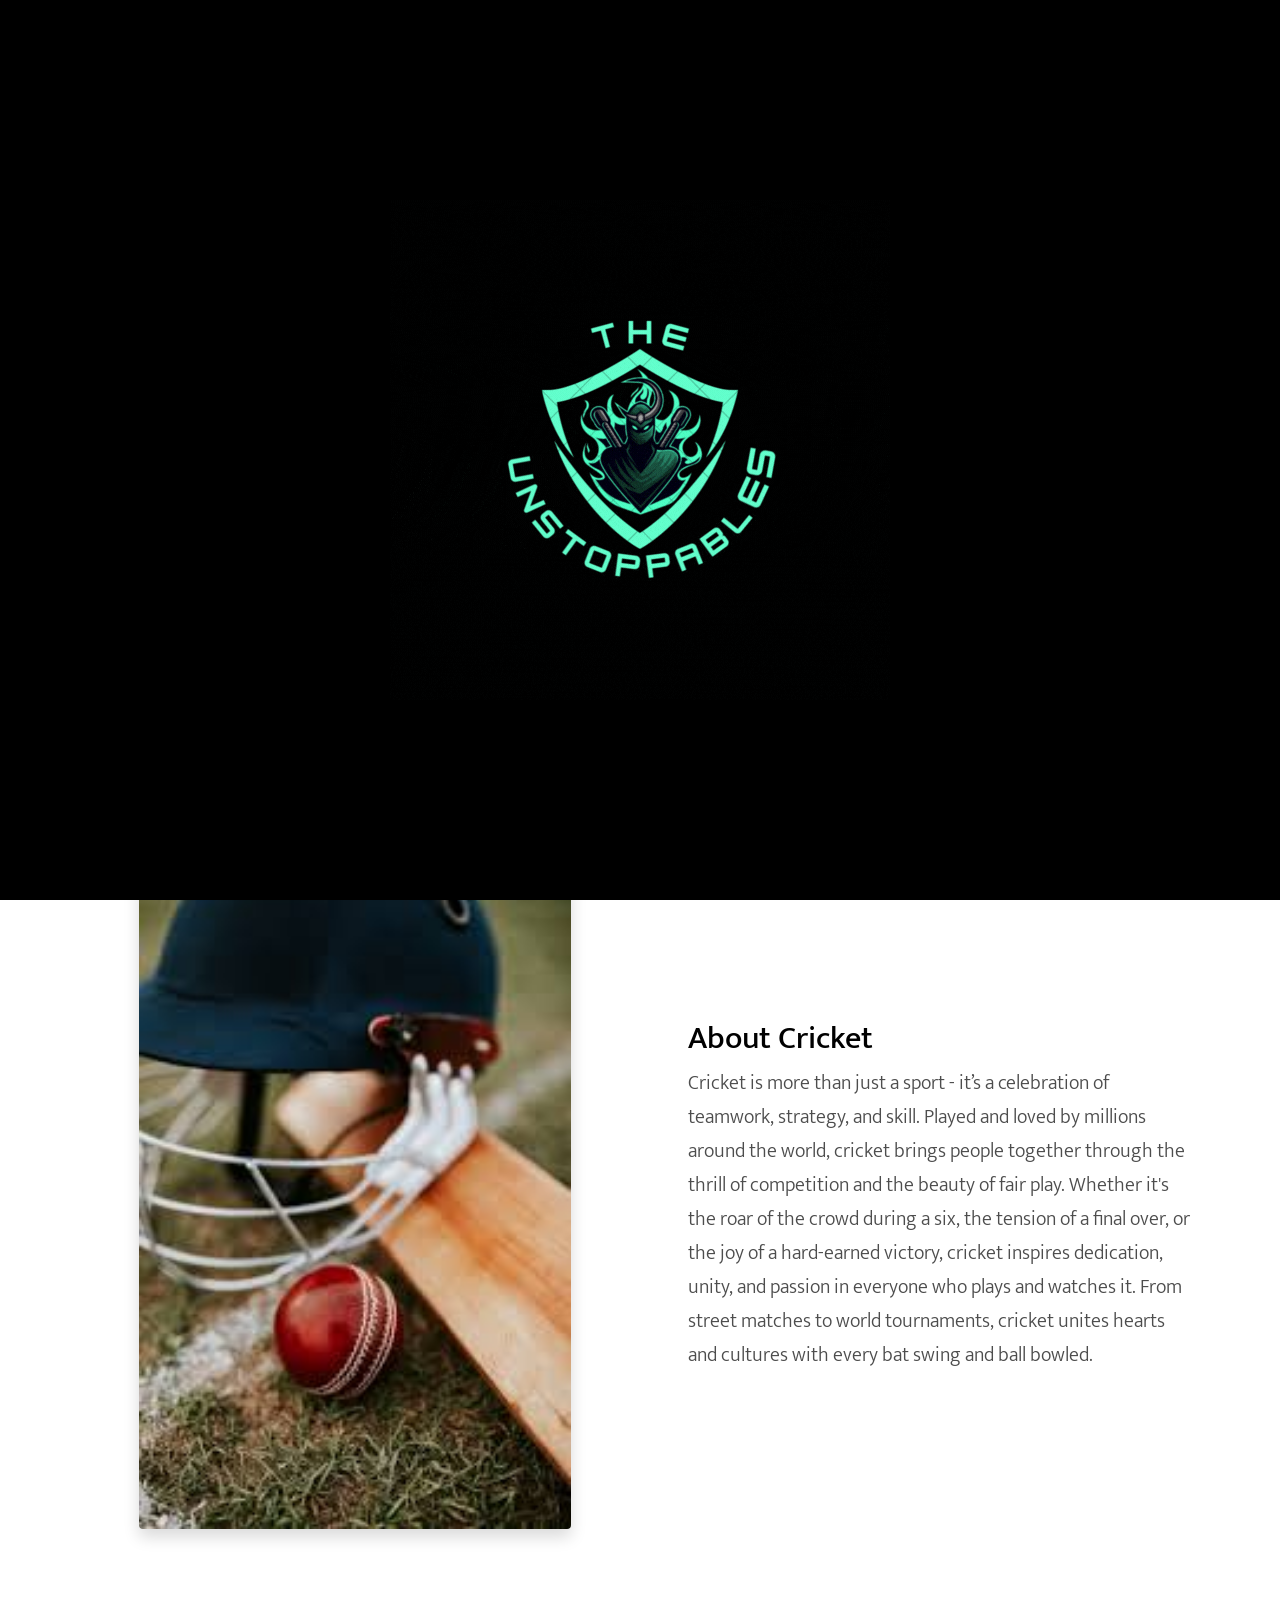
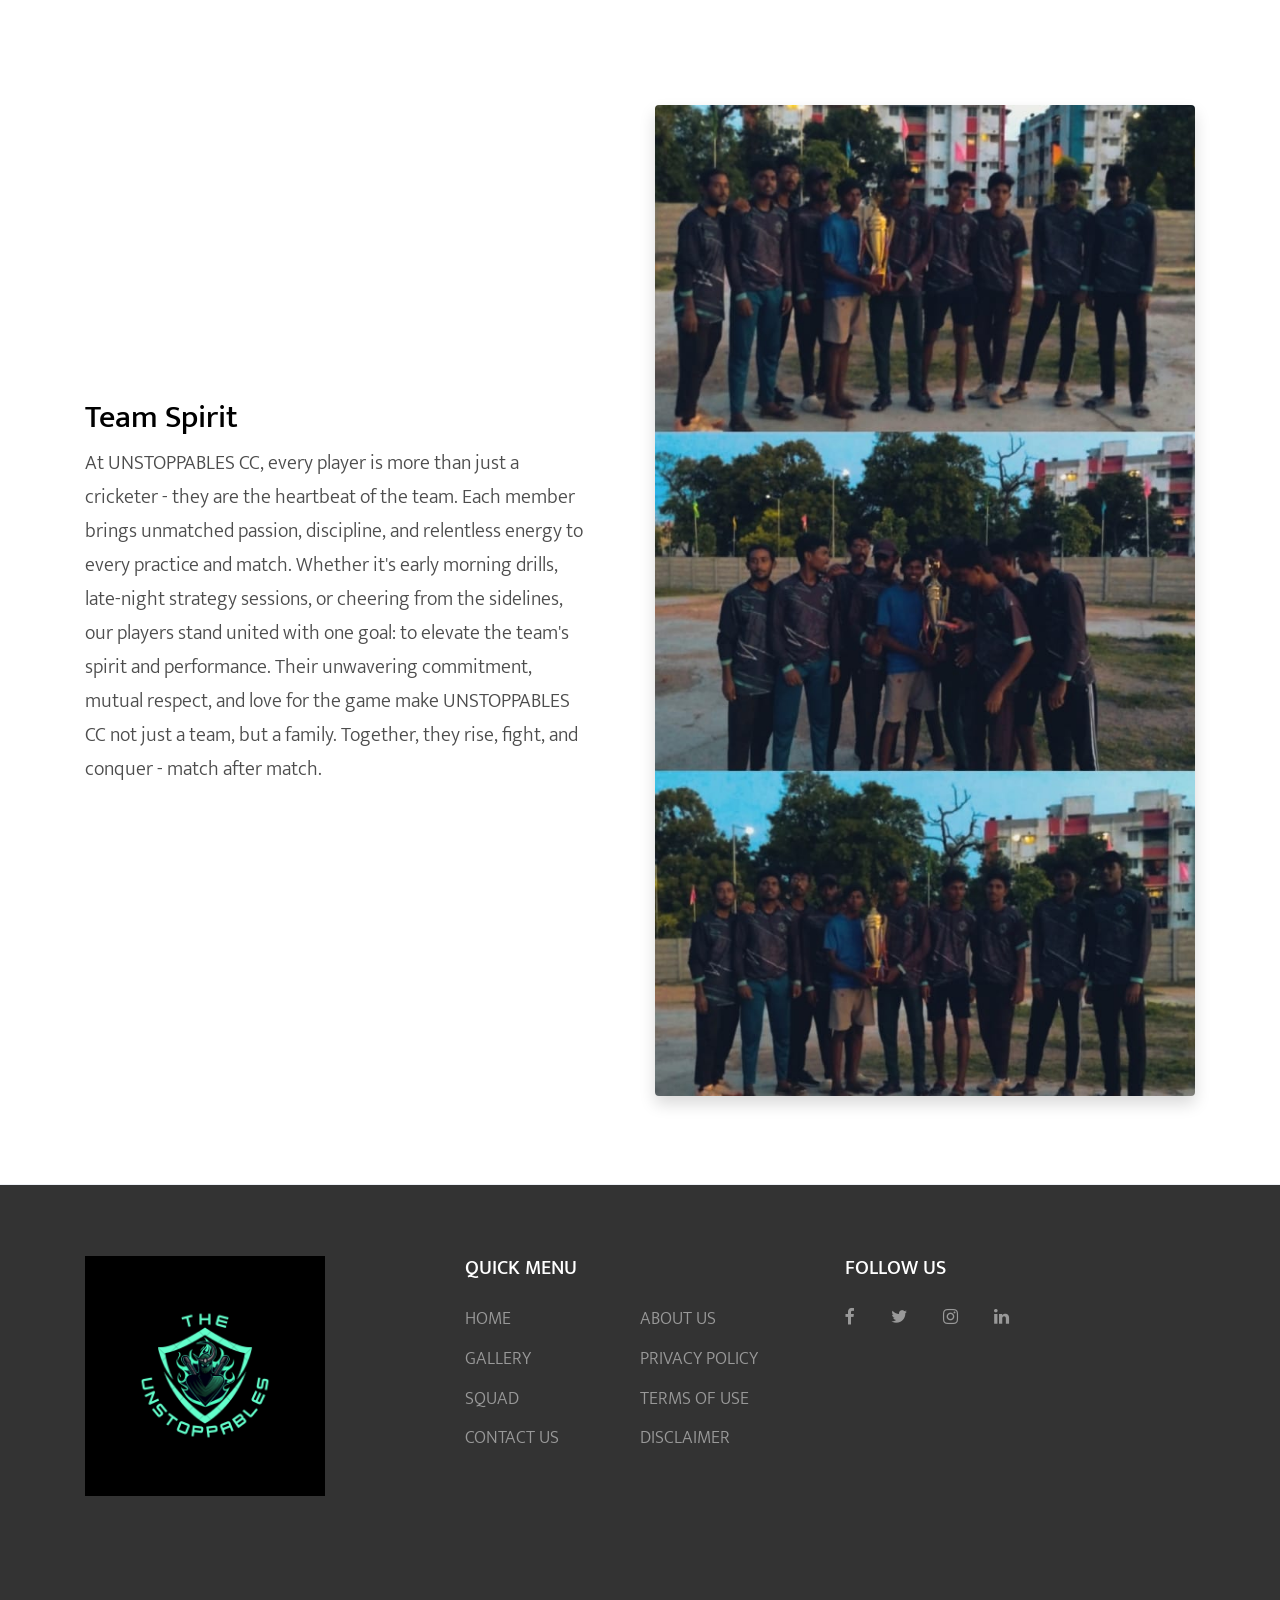
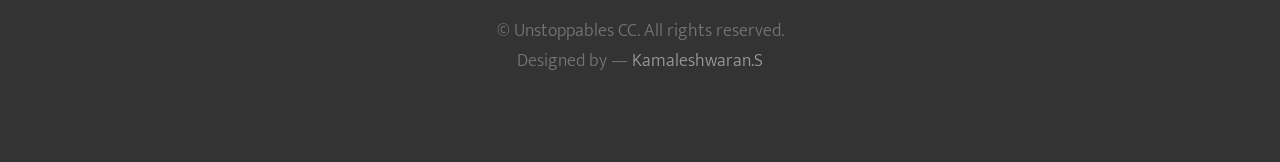
<file: frontend/about.html>
<!DOCTYPE html>
<html lang="en">
  <head>
    <title>ABOUT US - UNSTOPPABLES CC</title>
    <link rel="shortcut icon" href="images/logofull.png" type="image/x-icon">
    
    <meta charset="utf-8">
    <meta name="viewport" content="width=device-width, initial-scale=1, shrink-to-fit=no">

    <link rel="stylesheet" href="https://fonts.googleapis.com/css?family=Mukta:300,400,700"> 
    <link rel="stylesheet" href="fonts/icomoon/style.css">
    <link rel="stylesheet" href="css/bootstrap.min.css">
    <link rel="stylesheet" href="css/magnific-popup.css">
    <link rel="stylesheet" href="css/jquery-ui.css">
    <link rel="stylesheet" href="css/owl.carousel.min.css">
    <link rel="stylesheet" href="css/owl.theme.default.min.css">
    <link rel="stylesheet" href="css/aos.css">
    <link rel="stylesheet" href="css/style.css">
    
  </head>
  <body>

<!-- Preloader -->
    <div id="preloader" style="background: #000; position: fixed; top: 0; left: 0; width: 100vw; height: 100vh; z-index: 9999; display: flex; align-items: center; justify-content: center;">
      <img src="images/unstoppables-logo.gif" alt="UNSTOPPABLES CC Logo" />
    </div>

  
  <div class="site-wrap">

    <div class="site-mobile-menu">
      <div class="site-mobile-menu-header">
        <div class="site-mobile-menu-logo">
            <a href="#"><img src="images/logofull.png" alt="Image"></a>
        </div>
        <div class="site-mobile-menu-close mt-3">
          <span class="icon-close2 js-menu-toggle"></span>
        </div>
      </div>
      <div class="site-mobile-menu-body"></div>
    </div>

    <header class="site-navbar absolute transparent" role="banner">
      
      <nav class="site-navigation position-relative text-right bg-black text-md-right" role="navigation">
        <div class="container position-relative">
          <div class="site-logo">
            <a href="../index.html"><img src="images/logo.png" alt=""></a>
          </div>

          <div class="d-inline-block d-md-none ml-md-0 mr-auto py-3"><a href="#" class="site-menu-toggle js-menu-toggle text-white"><span class="icon-menu h3"></span></a></div>

          <ul class="site-menu js-clone-nav d-none d-md-block">
            <li><a href="../index.html">HOME</a></li>
            <li><a href="squad.html">SQUAD</a></li>
            <li><a href="gallery.html">GALLERY</a></li>
            <li><a href="matches.html">MATCHES</a></li>
            <li class="active"><a href="about.html">ABOUT</a></li>
            <li><a href="contact.html">CONTACT</a></li>
          </ul>
        </div>
      </nav>
    </header>
  
    <div class="site-blocks-cover overlay" style="background-image: url(images/CricketTour2.jpg);" data-aos="fade" data-stellar-background-ratio="0.5">
      <div class="container">
        <div class="row align-items-center justify-content-start">
          <div class="col-md-6 text-center text-md-left" data-aos="fade-up" data-aos-delay="400">
            <h1 class="bg-text-line">About Us</h1>
          </div>
        </div>
      </div>
    </div>

    <div class="site-section" data-aos="fade-up">
      <div class="container">
        <div class="row align-items-center">
          <div class="col-12 col-md-6 mb-4 mb-md-0 d-flex justify-content-center">
            <img src="images/cric.jpeg" alt="Image" class="img-fluid rounded shadow" style="width:80%; height:80%; object-fit:cover;">
          </div>
          <div class="col-12 col-md-6 pl-md-5">
            <h2 class="text-black">About Cricket</h2>
            <p class="lead">Cricket is more than just a sport - it’s a celebration of teamwork, strategy, and skill.
               Played and loved by millions around the world, cricket brings people together through the thrill of competition and 
               the beauty of fair play. Whether it's the roar of the crowd during a six, the tension of a final over,
                or the joy of a hard-earned victory, cricket inspires dedication, unity, and passion in everyone who plays and
                 watches it. From street matches to world tournaments, cricket unites hearts and cultures with every bat swing and ball bowled.
            </p>
          </div>
        </div>
      </div>
    </div>

    <div class="site-section" data-aos="fade-up">
      <div class="container">
        <div class="row align-items-center">
          <div class="col-12 col-md-6 order-2 order-md-1 pr-md-5">
            <h2 class="text-black"> Team Spirit</h2>
            <p class="lead">At UNSTOPPABLES CC, every player is more than just a cricketer - they are the heartbeat of the team.
               Each member brings unmatched passion, discipline, and relentless energy to every practice and match. 
               Whether it's early morning drills, late-night strategy sessions, or cheering from the sidelines, 
               our players stand united with one goal: to elevate the team's spirit and performance. Their unwavering commitment,
                mutual respect, and love for the game make UNSTOPPABLES CC not just a team, but a family. 
                Together, they rise, fight, and conquer - match after match.</p>
          </div>
          <div class="col-12 col-md-6 order-1 order-md-2 mb-4 mb-md-0 d-flex justify-content-center">
            <img src="images/team_bg.jpg" alt="Image" class="img-fluid rounded shadow" style="max-width:100%; min-height:200px; object-fit:cover;">
          </div>
        </div>
      </div>
    </div>

    <!-- Footer -->
<footer class="site-footer border-top">
  <div class="container">
    <div class="row text-center text-lg-left">
      <div class="col-lg-4 mb-5 mb-lg-0 d-flex flex-column align-items-center align-items-lg-start">
        <div class="mb-4">
          <img src="images/logofull.png" alt="Unstoppables CC Logo" style="max-width: 240px; width: 100%; height: auto;">
        </div>
        
      </div>
      <div class="col-lg-4 mb-5 mb-lg-0 d-flex flex-column align-items-center align-items-lg-start">
        <div class="row w-100 mb-4">
          <div class="col-12">
            <h3 class="footer-heading mb-4">QUICK MENU</h3>
          </div>
          <div class="col-6">
            <ul class="list-unstyled">
              <li><a href="../index.html">HOME</a></li>
              <li><a href="gallery.html">GALLERY</a></li>
              <li><a href="squad.html">SQUAD</a></li>
              <li><a href="contact.html">CONTACT US</a></li>
            </ul>
          </div>
          <div class="col-6">
            <ul class="list-unstyled">
              <li><a href="about.html">ABOUT US</a></li>
              <li><a href="src/privacy-policy.html">PRIVACY POLICY</a></li>
              <li><a href="src/Terms-of-use.html">TERMS OF USE</a></li>
              <li><a href="src/disclaimer.html">DISCLAIMER</a></li>
            </ul>
          </div>
        </div>
      </div>
      <div class="col-lg-4 d-flex flex-column align-items-center align-items-lg-start">
        <h3 class="footer-heading mb-4">FOLLOW US</h3>
        <div>
          <a href="#" class="pl-0 pr-3"><span class="icon-facebook"></span></a>
          <a href="#" class="pl-3 pr-3"><span class="icon-twitter"></span></a>
          <a href="#" class="pl-3 pr-3"><span class="icon-instagram"></span></a>
          <a href="#" class="pl-3 pr-3"><span class="icon-linkedin"></span></a>
        </div>
      </div>
    </div>
    <div class="row pt-5 mt-5 text-center">
      <div class="col-md-12">
        <p>
          &copy; Unstoppables CC. All rights reserved.<br>
          Designed by &mdash;
          <a href="https://kamaleshwaran11.github.io" target="_blank">Kamaleshwaran.S</a>
        </p>
      </div>
    </div>
  </div>
</footer>

  </div>
  <script src="js/jquery-3.3.1.min.js"></script>
  <script src="js/jquery-migrate-3.0.1.min.js"></script>
  <script src="js/jquery-ui.js"></script>
  <script src="js/popper.min.js"></script>
  <script src="js/bootstrap.min.js"></script>
  <script src="js/owl.carousel.min.js"></script>
  <script src="js/jquery.stellar.min.js"></script>
  <script src="js/jquery.countdown.min.js"></script>
  <script src="js/jquery.magnific-popup.min.js"></script>
  <script src="js/aos.js"></script>
  <script src="js/main.js"></script>
    
  </body>
</html>
</file>
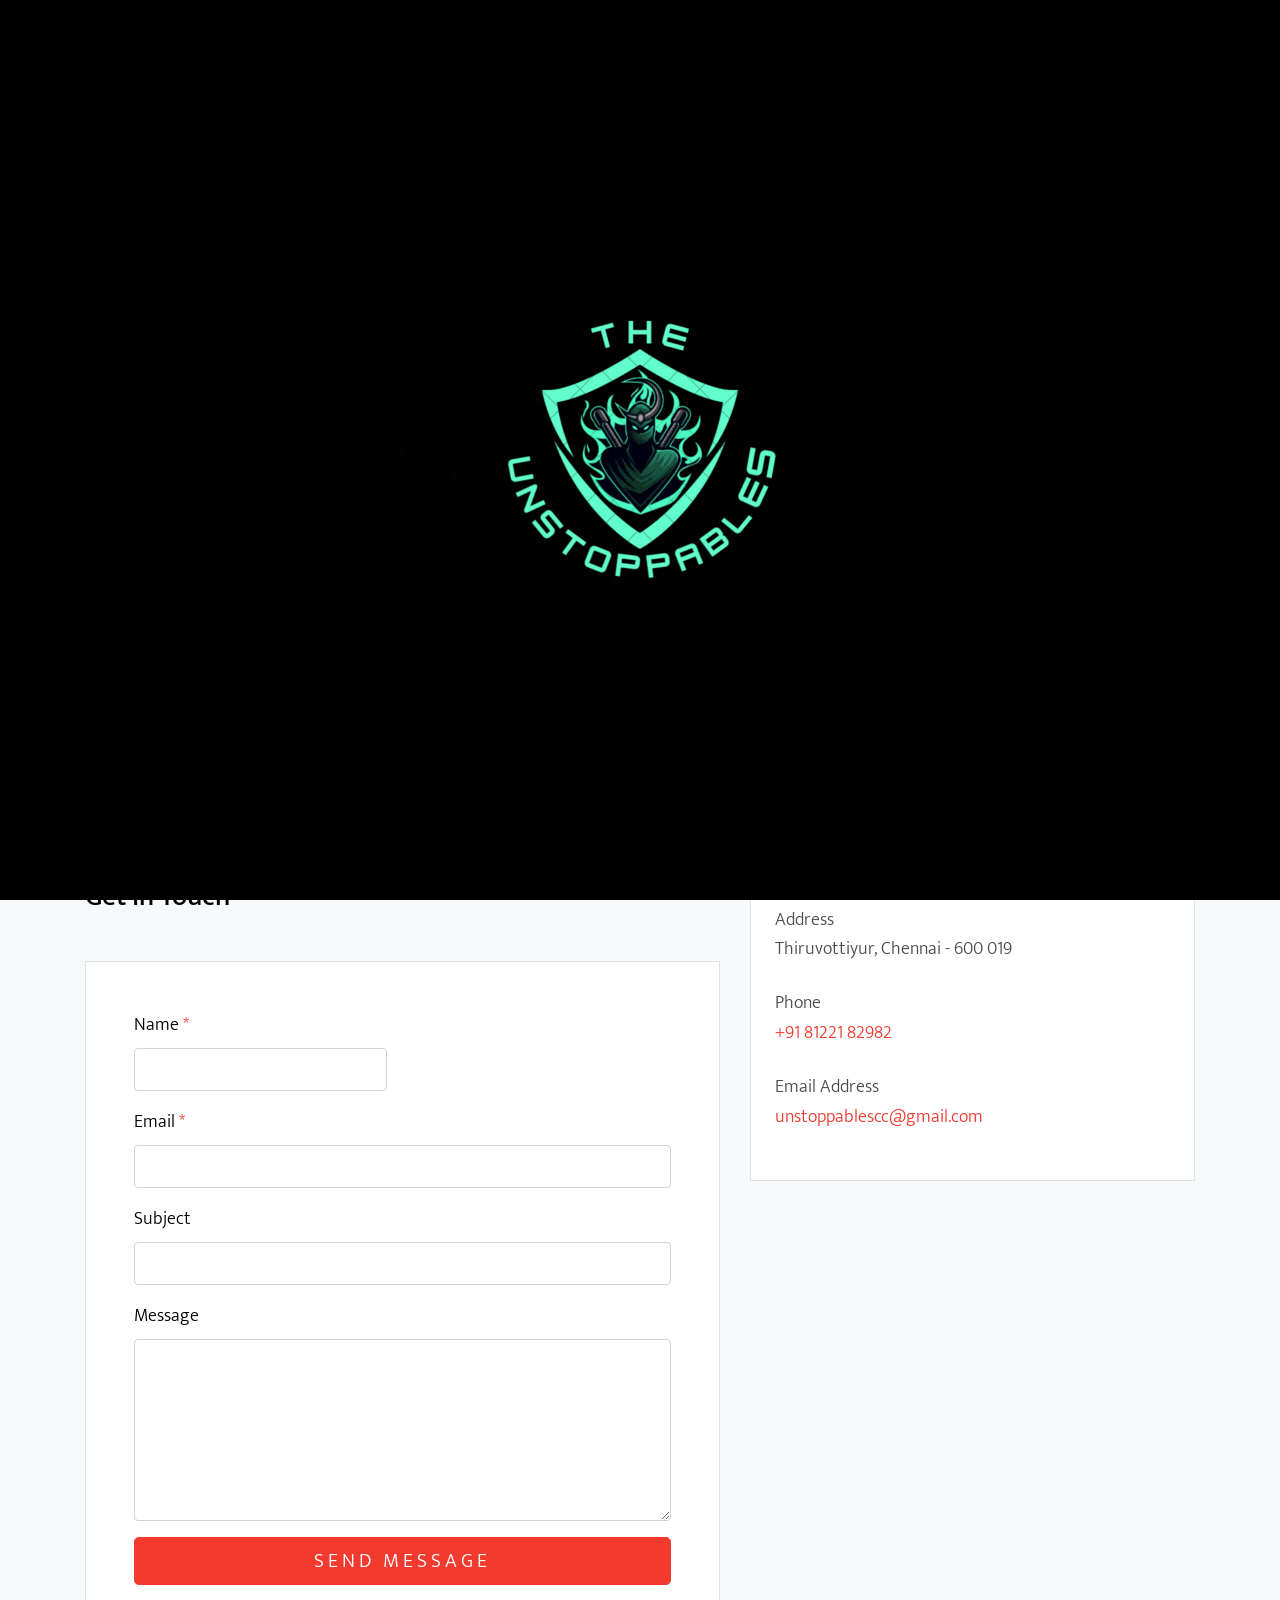
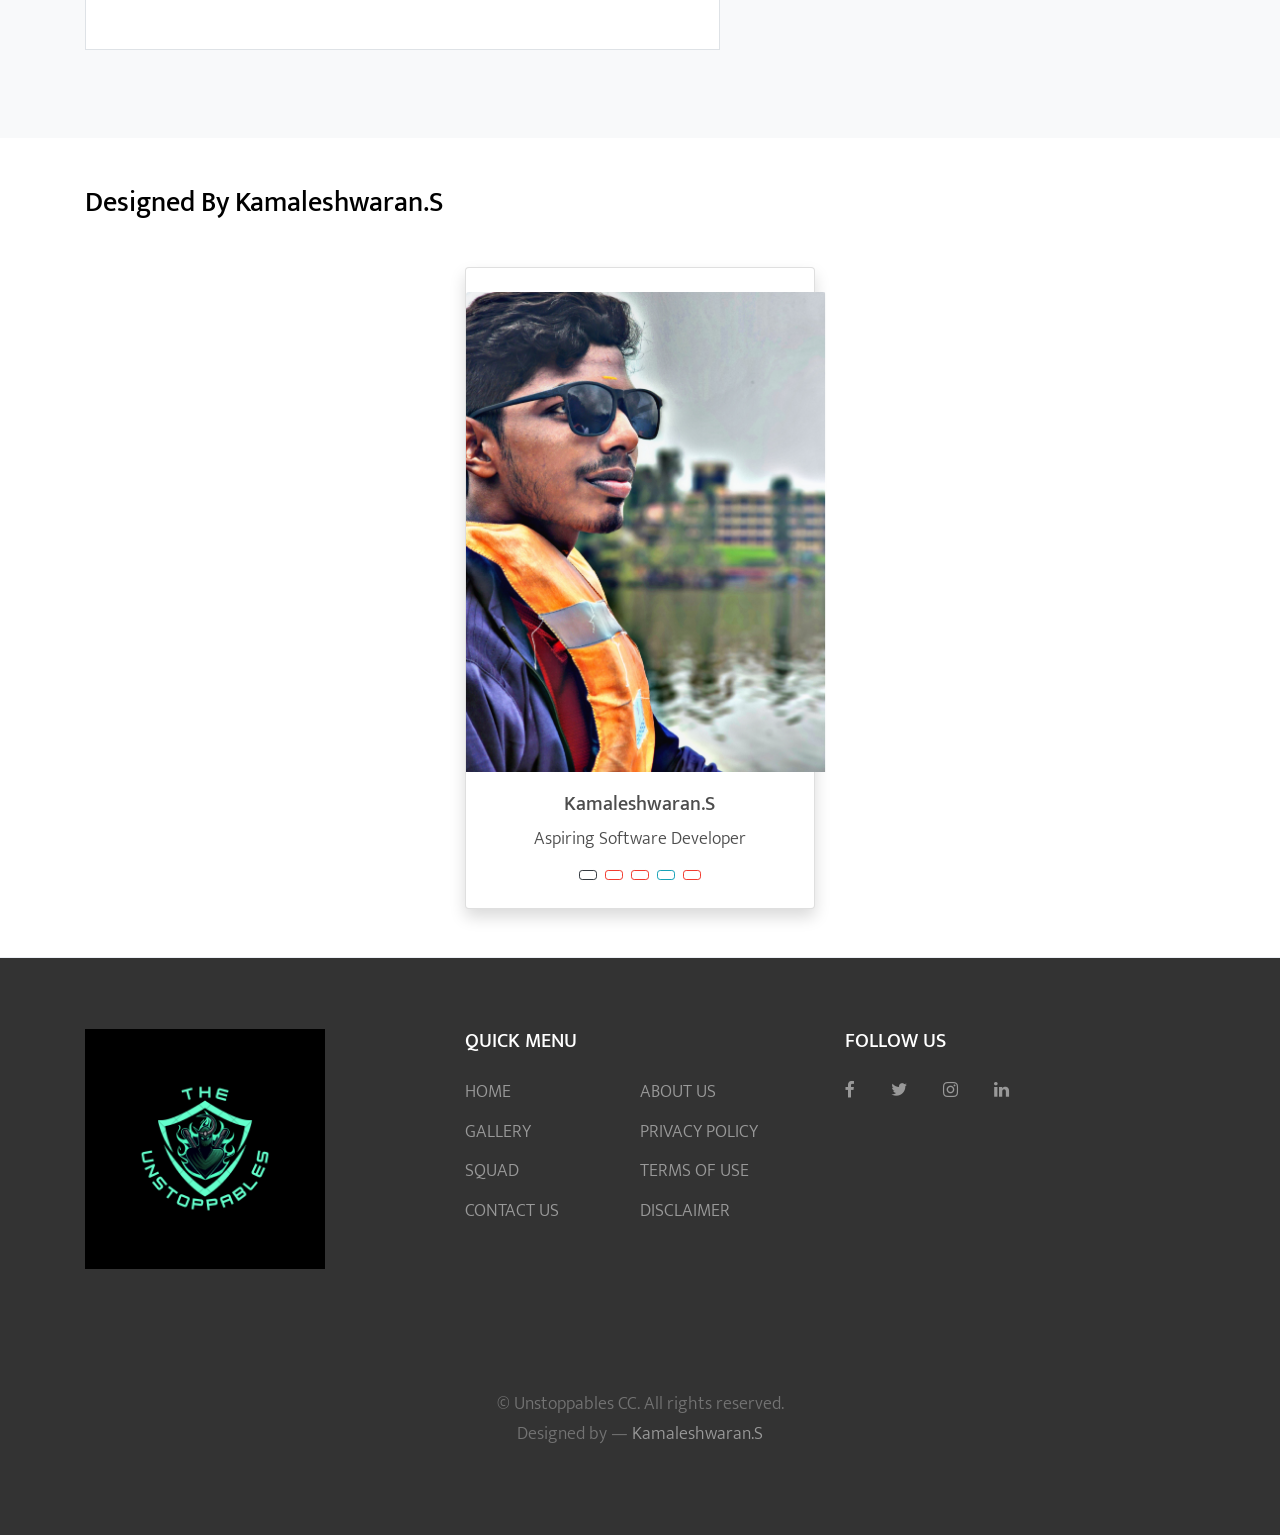
<file: frontend/contact.html>
<!DOCTYPE html>
<html lang="en">
  <head>
    <title>CONTACT US - UNSTOPPABLES CC</title>
    <link rel="shortcut icon" href="images/logofull.png" type="image/x-icon">
    
    <meta charset="utf-8">
    <meta name="viewport" content="width=device-width, initial-scale=1, shrink-to-fit=no">

    <link rel="stylesheet" href="https://fonts.googleapis.com/css?family=Mukta:300,400,700"> 
    <link rel="stylesheet" href="fonts/icomoon/style.css">
    <link rel="stylesheet" href="css/bootstrap.min.css">
    <link rel="stylesheet" href="css/magnific-popup.css">
    <link rel="stylesheet" href="css/jquery-ui.css">
    <link rel="stylesheet" href="css/owl.carousel.min.css">
    <link rel="stylesheet" href="css/owl.theme.default.min.css">
    <link rel="stylesheet" href="css/aos.css">
    <link rel="stylesheet" href="css/style.css">
    
  </head>
  <body>
 <!-- Preloader -->
    <div id="preloader" style="background: #000; position: fixed; top: 0; left: 0; width: 100vw; height: 100vh; z-index: 9999; display: flex; align-items: center; justify-content: center;">
      <img src="images/unstoppables-logo.gif" alt="UNSTOPPABLES CC Logo" />
    </div>

  
  <div class="site-wrap">

    <div class="site-mobile-menu">
      <div class="site-mobile-menu-header">
        <div class="site-mobile-menu-logo">
            <a href="#"><img src="images/logofull.png" alt="Image"></a>
        </div>
        <div class="site-mobile-menu-close mt-3">
          <span class="icon-close2 js-menu-toggle"></span>
        </div>
      </div>
      <div class="site-mobile-menu-body"></div>
    </div>

    <header class="site-navbar absolute transparent" role="banner">
      
      <nav class="site-navigation position-relative text-right bg-black text-md-right" role="navigation">
        <div class="container position-relative">
          <div class="site-logo">
            <a href="../index.html"><img src="images/logo.png" alt=""></a>
          </div>

          <div class="d-inline-block d-md-none ml-md-0 mr-auto py-3"><a href="#" class="site-menu-toggle js-menu-toggle text-white"><span class="icon-menu h3"></span></a></div>

          <ul class="site-menu js-clone-nav d-none d-md-block">
            <li><a href="../index.html">HOME</a></li>
            <li><a href="squad.html">SQUAD</a></li>
            <li><a href="gallery.html">GALLERY</a></li>
            <li><a href="matches.html">MATCHES</a></li>
            <li><a href="about.html">ABOUT</a></li>
            <li class="active"><a href="contact.html">CONTACT</a></li>
          </ul>
        </div>
      </nav>
    </header>
    
    <div class="site-blocks-cover overlay" style="background-image: url(images/CricketTour3.jpg);" data-aos="fade" data-stellar-background-ratio="0.5">
      <div class="container">
        <div class="row align-items-center justify-content-start">
          <div class="col-md-6 text-center text-md-left" data-aos="fade-up" data-aos-delay="400">
            <h1 class="bg-text-line">Contact Us</h1>
          </div>
        </div>
      </div>
    </div>


    <div class="site-section bg-light" data-aos="fade-up">
      <div class="container">
        <div class="row align-items-first">
          <div class="col-md-7">
            <h3 class="h3 mb-5 text-black">Get In Touch</h3>
            <form action="#" method="post" class="bg-white">
              
              <div class="p-3 p-lg-5 border">
                <div class="form-group row">
                  <div class="col-md-6">
                    <label for="c_fname" class="text-black">Name <span class="text-danger">*</span></label>
                    <input type="text" class="form-control" id="c_fname" name="c_fname">
                  </div>
                </div>
                <div class="form-group row">
                  <div class="col-md-12">
                    <label for="c_email" class="text-black">Email <span class="text-danger">*</span></label>
                    <input type="email" class="form-control" id="c_email" name="c_email" placeholder="">
                  </div>
                </div>
                <div class="form-group row">
                  <div class="col-md-12">
                    <label for="c_subject" class="text-black">Subject </label>
                    <input type="text" class="form-control" id="c_subject" name="c_subject">
                  </div>
                </div>

                <div class="form-group row">
                  <div class="col-md-12">
                    <label for="c_message" class="text-black">Message </label>
                    <textarea name="c_message" id="c_message" cols="30" rows="7" class="form-control"></textarea>
                  </div>
                </div>
                <div class="form-group row">
                  <div class="col-lg-12">
                    <input type="submit" class="btn btn-primary btn-lg btn-block" value="Send Message">
                  </div>
                </div>
              </div>
            </form>
          </div>

          <div class="col-md-5">
            <div class="p-4 border mb-3 bg-white">
              <p class="mb-0">Address</p>
              <p class="mb-4">Thiruvottiyur, Chennai - 600 019</p>

              <p class="mb-0">Phone</p>
              <p class="mb-4"><a href="#">+91 81221 82982</a></p>

              <p class="mb-0">Email Address</p>
              <p class="mb-4"><a href="#">unstoppablescc@gmail.com</a></p>

            </div>
            
          </div>
         
        </div>
      </div>
    </div>

   
    <div class="container py-5">
      <h3 class="h3 mb-5 text-black"> Designed By Kamaleshwaran.S</h3>
        <div class="row justify-content-center">
          
            <div class="col-md-6 col-lg-4">
                <div class="card text-center shadow">
                    <img src="images/design.jpeg" class="card-img-top mx-auto mt-4" alt="Kamaleshwaran" style="width:360px; height:480px; object-fit:cover;">
                    <div class="card-body">
                        <h5 class="card-title mb-2">Kamaleshwaran.S</h5>
                        <p class="card-text">Aspiring Software Developer</p>
                        <div class="d-flex justify-content-center mb-2">
                            <a href="https://github.com/" class="btn btn-outline-dark btn-sm mx-1" target="_blank"><i class="fab fa-github"></i></a>
                            <a href="https://linkedin.com/" class="btn btn-outline-primary btn-sm mx-1" target="_blank"><i class="fab fa-linkedin-in"></i></a>
                            <a href="https://instagram.com/" class="btn btn-outline-danger btn-sm mx-1" target="_blank"><i class="fab fa-instagram"></i></a>
                            <a href="https://twitter.com/" class="btn btn-outline-info btn-sm mx-1" target="_blank"><i class="fab fa-twitter"></i></a>
                            <a href="mailto:kamaleshwaran@email.com" class="btn btn-outline-danger btn-sm mx-1"><i class="fa fa-envelope"></i></a>
                        </div>
                    </div>
                </div>
            </div>
        </div>
    </div>
         
<!-- Footer -->
<footer class="site-footer border-top">
  <div class="container">
    <div class="row text-center text-lg-left">
      <div class="col-lg-4 mb-5 mb-lg-0 d-flex flex-column align-items-center align-items-lg-start">
        <div class="mb-4">
          <img src="images/logofull.png" alt="Unstoppables CC Logo" style="max-width: 240px; width: 100%; height: auto;">
        </div>
        
      </div>
      <div class="col-lg-4 mb-5 mb-lg-0 d-flex flex-column align-items-center align-items-lg-start">
        <div class="row w-100 mb-4">
          <div class="col-12">
            <h3 class="footer-heading mb-4">QUICK MENU</h3>
          </div>
          <div class="col-6">
            <ul class="list-unstyled">
              <li><a href="../index.html">HOME</a></li>
              <li><a href="gallery.html">GALLERY</a></li>
              <li><a href="squad.html">SQUAD</a></li>
              <li><a href="contact.html">CONTACT US</a></li>
            </ul>
          </div>
          <div class="col-6">
            <ul class="list-unstyled">
              <li><a href="about.html">ABOUT US</a></li>
              <li><a href="src/privacy-policy.html">PRIVACY POLICY</a></li>
              <li><a href="src/Terms-of-use.html">TERMS OF USE</a></li>
              <li><a href="src/disclaimer.html">DISCLAIMER</a></li>
            </ul>
          </div>
        </div>
      </div>
      <div class="col-lg-4 d-flex flex-column align-items-center align-items-lg-start">
        <h3 class="footer-heading mb-4">FOLLOW US</h3>
        <div>
          <a href="#" class="pl-0 pr-3"><span class="icon-facebook"></span></a>
          <a href="#" class="pl-3 pr-3"><span class="icon-twitter"></span></a>
          <a href="#" class="pl-3 pr-3"><span class="icon-instagram"></span></a>
          <a href="#" class="pl-3 pr-3"><span class="icon-linkedin"></span></a>
        </div>
      </div>
    </div>
    <div class="row pt-5 mt-5 text-center">
      <div class="col-md-12">
        <p>
          &copy; Unstoppables CC. All rights reserved.<br>
          Designed by &mdash;
          <a href="https://kamaleshwaran11.github.io" target="_blank">Kamaleshwaran.S</a>
        </p>
      </div>
    </div>
  </div>
</footer>
  </div>

  <script src="js/jquery-3.3.1.min.js"></script>
  <script src="js/jquery-migrate-3.0.1.min.js"></script>
  <script src="js/jquery-ui.js"></script>
  <script src="js/popper.min.js"></script>
  <script src="js/bootstrap.min.js"></script>
  <script src="js/owl.carousel.min.js"></script>
  <script src="js/jquery.stellar.min.js"></script>
  <script src="js/jquery.countdown.min.js"></script>
  <script src="js/jquery.magnific-popup.min.js"></script>
  <script src="js/aos.js"></script>
  <script src="js/main.js"></script>
    
  </body>
</html>
</file>
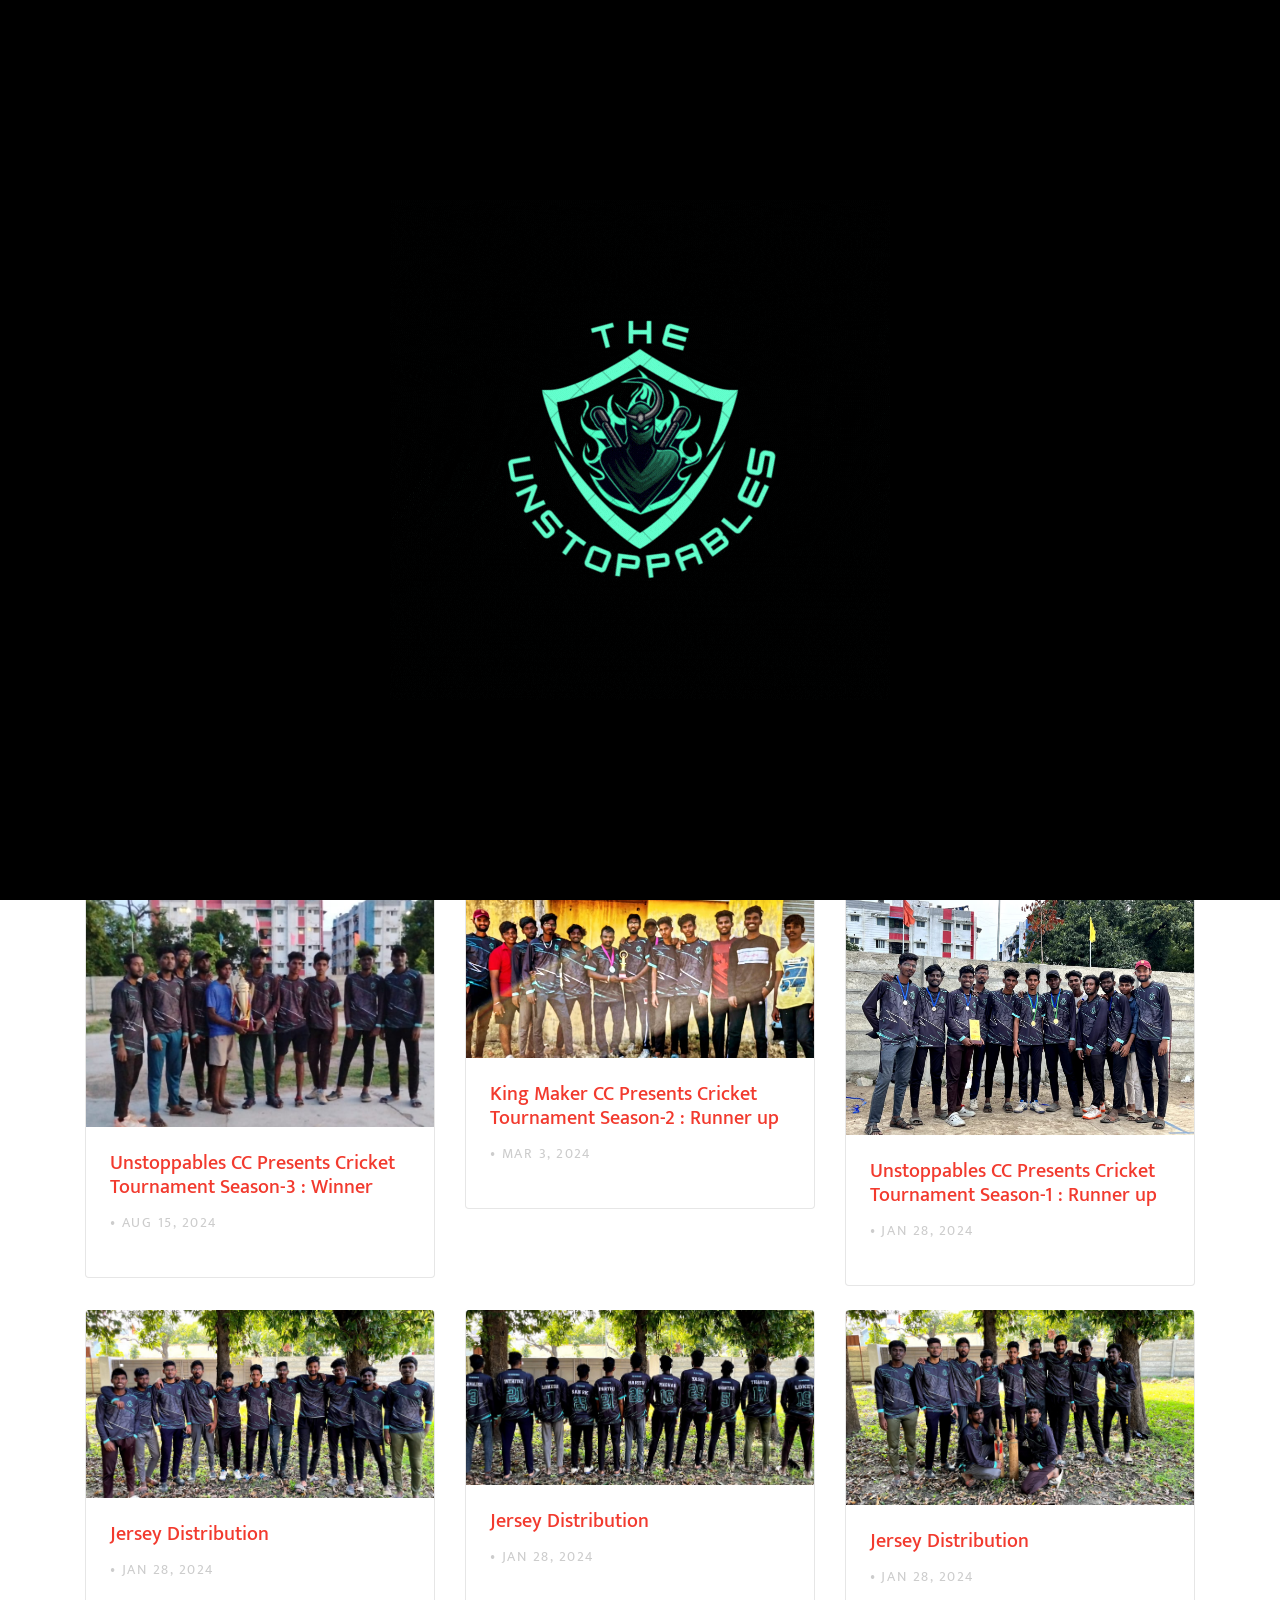
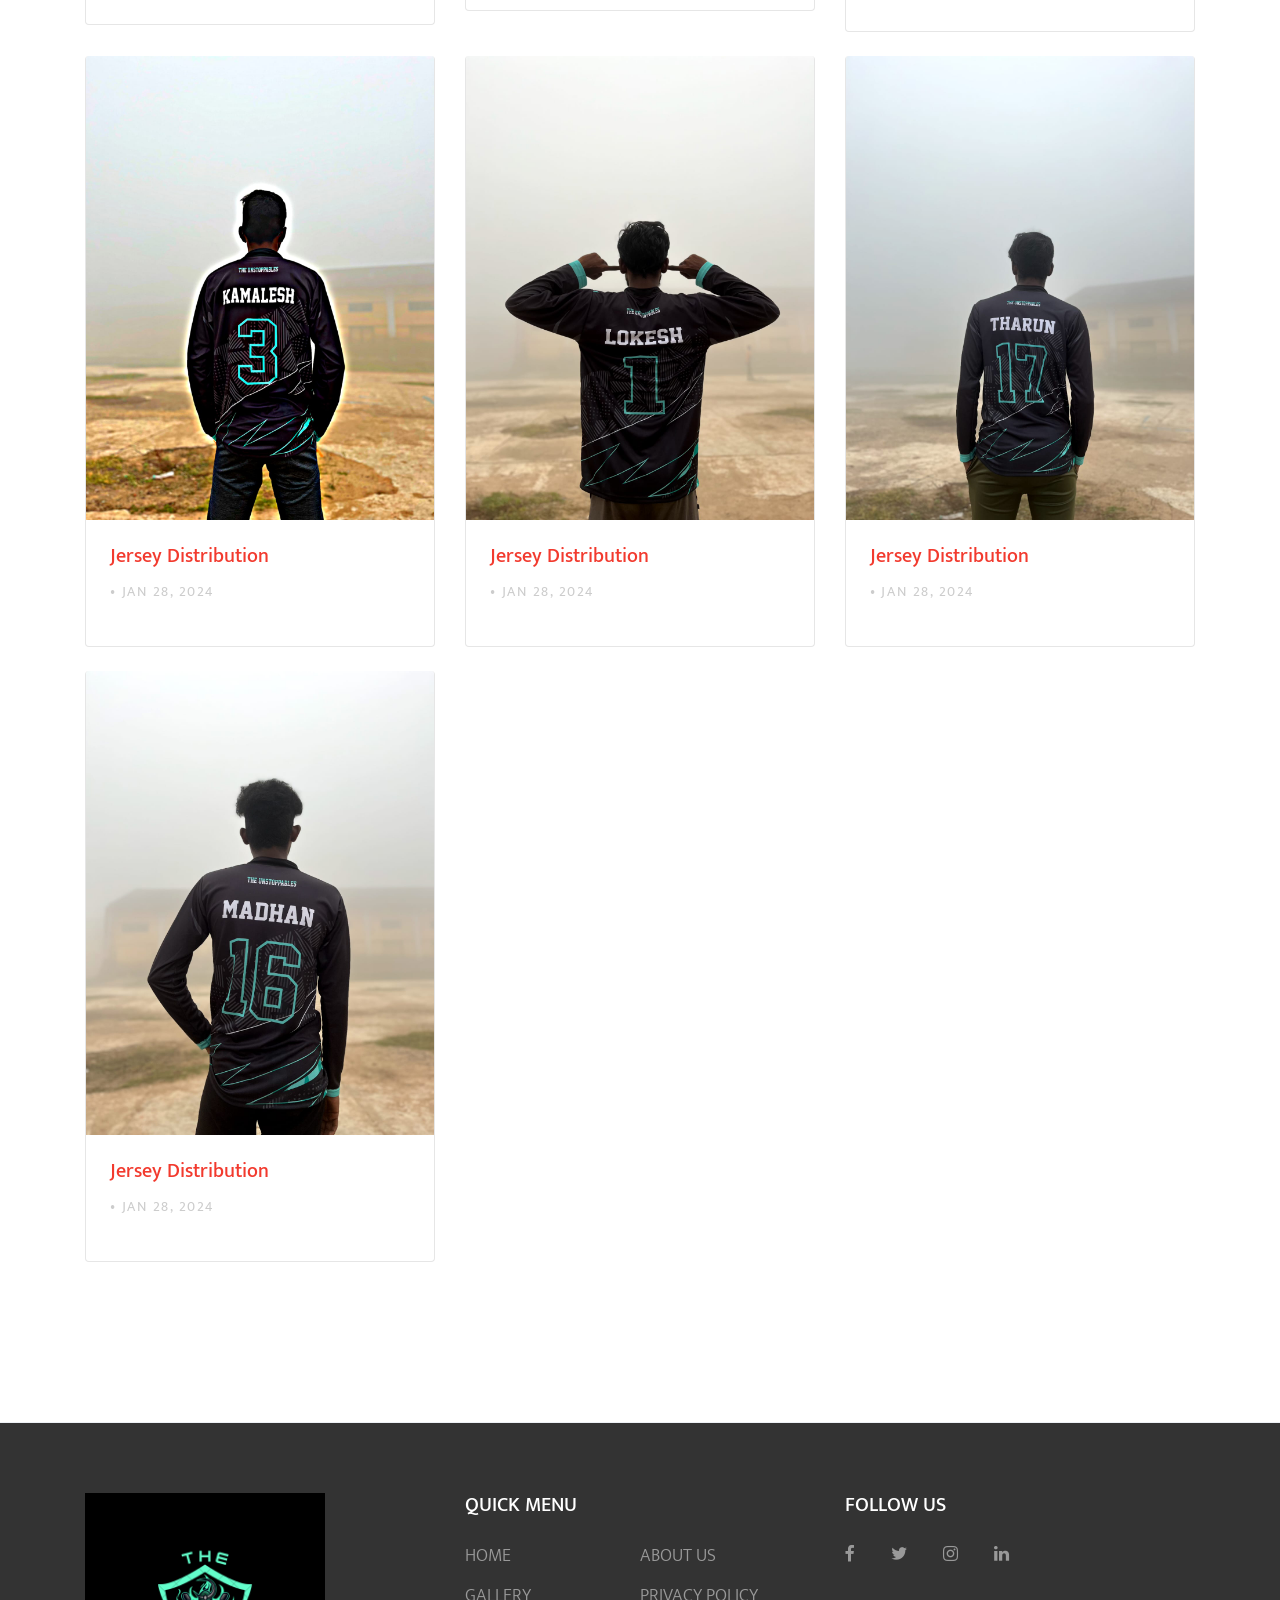
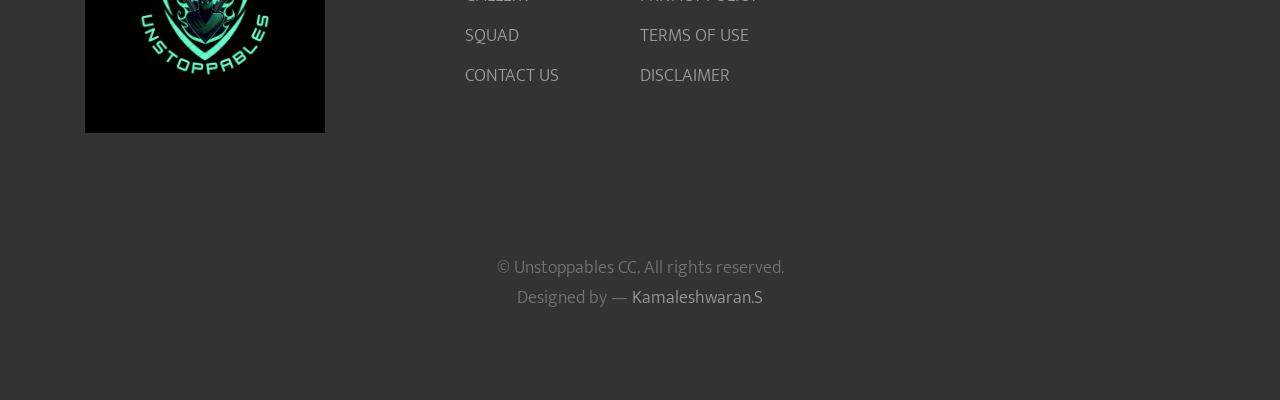
<file: frontend/gallery.html>
<!DOCTYPE html>
<html lang="en">
  <head>
    <title>GALLERY - UNSTOPPABLES CC</title>
    <link rel="shortcut icon" href="images/logofull.png" type="image/x-icon">
    
    <meta charset="utf-8">
    <meta name="viewport" content="width=device-width, initial-scale=1, shrink-to-fit=no">

    <link rel="stylesheet" href="https://fonts.googleapis.com/css?family=Mukta:300,400,700"> 
    <link rel="stylesheet" href="fonts/icomoon/style.css">
    <link rel="stylesheet" href="css/bootstrap.min.css">
    <link rel="stylesheet" href="css/magnific-popup.css">
    <link rel="stylesheet" href="css/jquery-ui.css">
    <link rel="stylesheet" href="css/owl.carousel.min.css">
    <link rel="stylesheet" href="css/owl.theme.default.min.css">
    <link rel="stylesheet" href="css/aos.css">
    <link rel="stylesheet" href="css/style.css">
    
  </head>
  <body>

<!-- Preloader -->
    <div id="preloader" style="background: #000; position: fixed; top: 0; left: 0; width: 100vw; height: 100vh; z-index: 9999; display: flex; align-items: center; justify-content: center;">
      <img src="images/unstoppables-logo.gif" alt="UNSTOPPABLES CC Logo" />
    </div>

  
  <div class="site-wrap">

    <div class="site-mobile-menu">
      <div class="site-mobile-menu-header">
        <div class="site-mobile-menu-logo">
            <a href="#"><img src="images/logofull.png" alt="Image"></a>
        </div>
        <div class="site-mobile-menu-close mt-3">
          <span class="icon-close2 js-menu-toggle"></span>
        </div>
      </div>
      <div class="site-mobile-menu-body"></div>
    </div>

    <header class="site-navbar absolute transparent" role="banner">
      
      <nav class="site-navigation position-relative text-right bg-black text-md-right" role="navigation">
        <div class="container position-relative">
          <div class="site-logo">
            <a href="../index.html"><img src="images/logo.png" alt=""></a>
          </div>

          <div class="d-inline-block d-md-none ml-md-0 mr-auto py-3"><a href="#" class="site-menu-toggle js-menu-toggle text-white"><span class="icon-menu h3"></span></a></div>

          <ul class="site-menu js-clone-nav d-none d-md-block">
            <li><a href="../index.html">HOME</a></li>
            <li><a href="squad.html">SQUAD</a></li>
            <li class="active"><a href="gallery.html">GALLERY</a></li>
            <li><a href="matches.html">MATCHES</a></li>
            <li><a href="about.html">ABOUT</a></li>
            <li><a href="contact.html">CONTACT</a></li>
          </ul>
        </div>
      </nav>
    </header>
  
  
    <div class="site-blocks-cover overlay" style="background-image: url(images/CricketTour3.jpg);" data-aos="fade" data-stellar-background-ratio="0.5">
      <div class="container">
        <div class="row align-items-center justify-content-start">
          <div class="col-md-6 text-center text-md-left" data-aos="fade-up" data-aos-delay="400">
            <h1 class="bg-text-line" id="gallery-title">GALLERY</h1>
            <p class="mb-5">Explore Our Moments.</p>
          </div>
        </div>
      </div>
    </div>
    
    <div class="site-section">
      <div class="container">
        <div class="row mb-5">
          <div class="col-md-6 col-lg-4 mb-4">
            <div class="post-entry">
              <div class="image">
                <img src="images/CricketTour1.jpg" alt="Image" class="img-fluid">
              </div>
              <div class="text p-4">
                <h2 class="h5 text-black"><a href="#">Unstoppables CC Presents Cricket Tournament Season-3 : Winner</a></h2>
                <span class="text-uppercase date d-block mb-3"><small> &bullet; Aug 15, 2024</small></span>
              </div>
            </div>
          </div>
          <div class="col-md-6 col-lg-4 mb-4">
            <div class="post-entry">
              <div class="image">
                <img src="images/CricketTour2.jpg" alt="Image" class="img-fluid">
              </div>
              <div class="text p-4">
                <h2 class="h5 text-black"><a href="#">King Maker CC Presents Cricket Tournament Season-2 : Runner up</a></h2>
                <span class="text-uppercase date d-block mb-3"><small>&bullet; Mar 3, 2024</small></span>
              </div>
            </div>
          </div>
          <div class="col-md-6 col-lg-4 mb-4">
            <div class="post-entry">
              <div class="image">
                <img src="images/CricketTour3.jpg" alt="Image" class="img-fluid">
              </div>
              <div class="text p-4">
                <h2 class="h5 text-black"><a href="#">Unstoppables CC Presents Cricket Tournament Season-1 : Runner up</a></h2>
                <span class="text-uppercase date d-block mb-3"><small>&bullet; Jan 28, 2024</small></span>
                </div>
            </div>
          </div>
          <div class="col-md-6 col-lg-4 mb-4">
            <div class="post-entry">
              <div class="image">
                <img src="images/grp1.jpg" alt="Image" class="img-fluid">
              </div>
              <div class="text p-4">
                <h2 class="h5 text-black"><a href="#">Jersey Distribution</a></h2>
                <span class="text-uppercase date d-block mb-3"><small>&bullet; Jan 28, 2024</small></span>
                </div>
            </div>
          </div>
          <div class="col-md-6 col-lg-4 mb-4">
            <div class="post-entry">
              <div class="image">
                <img src="images/grp2.jpg" alt="Image" class="img-fluid">
              </div>
              <div class="text p-4">
                <h2 class="h5 text-black"><a href="#">Jersey Distribution</a></h2>
                <span class="text-uppercase date d-block mb-3"><small>&bullet; Jan 28, 2024</small></span>
                </div>
            </div>
          </div>
          <div class="col-md-6 col-lg-4 mb-4">
            <div class="post-entry">
              <div class="image">
                <img src="images/grp3.jpg" alt="Image" class="img-fluid">
              </div>
              <div class="text p-4">
                <h2 class="h5 text-black"><a href="#">Jersey Distribution</a></h2>
                <span class="text-uppercase date d-block mb-3"><small>&bullet; Jan 28, 2024</small></span>
                </div>
            </div>
          </div>
             <div class="col-md-6 col-lg-4 mb-4">
            <div class="post-entry">
              <div class="image">
                <img src="images/solo4.jpg" alt="Image" class="img-fluid">
              </div>
              <div class="text p-4">
                <h2 class="h5 text-black"><a href="#">Jersey Distribution</a></h2>
                <span class="text-uppercase date d-block mb-3"><small>&bullet; Jan 28, 2024</small></span>
                </div>
            </div>
          </div>
             <div class="col-md-6 col-lg-4 mb-4">
            <div class="post-entry">
              <div class="image">
                <img src="images/solo1.jpg" alt="Image" class="img-fluid">
              </div>
              <div class="text p-4">
                <h2 class="h5 text-black"><a href="#">Jersey Distribution</a></h2>
                <span class="text-uppercase date d-block mb-3"><small>&bullet; Jan 28, 2024</small></span>
                </div>
            </div>
          </div>
             <div class="col-md-6 col-lg-4 mb-4">
            <div class="post-entry">
              <div class="image">
                <img src="images/solo2.jpg" alt="Image" class="img-fluid">
              </div>
              <div class="text p-4">
                <h2 class="h5 text-black"><a href="#">Jersey Distribution</a></h2>
                <span class="text-uppercase date d-block mb-3"><small>&bullet; Jan 28, 2024</small></span>
                </div>
            </div>
          </div>
             <div class="col-md-6 col-lg-4 mb-4">
            <div class="post-entry">
              <div class="image">
                <img src="images/solo3.jpg" alt="Image" class="img-fluid">
              </div>
              <div class="text p-4">
                <h2 class="h5 text-black"><a href="#">Jersey Distribution</a></h2>
                <span class="text-uppercase date d-block mb-3"><small>&bullet; Jan 28, 2024</small></span>
                </div>
            </div>
          </div>
          

      </div>
    </div>
    </div>

   <!-- Footer -->
<footer class="site-footer border-top">
  <div class="container">
    <div class="row text-center text-lg-left">
      <div class="col-lg-4 mb-5 mb-lg-0 d-flex flex-column align-items-center align-items-lg-start">
        <div class="mb-4">
          <img src="images/logofull.png" alt="Unstoppables CC Logo" style="max-width: 240px; width: 100%; height: auto;">
        </div>
        
      </div>
      <div class="col-lg-4 mb-5 mb-lg-0 d-flex flex-column align-items-center align-items-lg-start">
        <div class="row w-100 mb-4">
          <div class="col-12">
            <h3 class="footer-heading mb-4">QUICK MENU</h3>
          </div>
          <div class="col-6">
            <ul class="list-unstyled">
              <li><a href="../index.html">HOME</a></li>
              <li><a href="gallery.html">GALLERY</a></li>
              <li><a href="squad.html">SQUAD</a></li>
              <li><a href="contact.html">CONTACT US</a></li>
            </ul>
          </div>
          <div class="col-6">
            <ul class="list-unstyled">
              <li><a href="about.html">ABOUT US</a></li>
              <li><a href="src/privacy-policy.html">PRIVACY POLICY</a></li>
              <li><a href="src/Terms-of-use.html">TERMS OF USE</a></li>
              <li><a href="src/disclaimer.html">DISCLAIMER</a></li>
            </ul>
          </div>
        </div>
      </div>
      <div class="col-lg-4 d-flex flex-column align-items-center align-items-lg-start">
        <h3 class="footer-heading mb-4">FOLLOW US</h3>
        <div>
          <a href="#" class="pl-0 pr-3"><span class="icon-facebook"></span></a>
          <a href="#" class="pl-3 pr-3"><span class="icon-twitter"></span></a>
          <a href="#" class="pl-3 pr-3"><span class="icon-instagram"></span></a>
          <a href="#" class="pl-3 pr-3"><span class="icon-linkedin"></span></a>
        </div>
      </div>
    </div>
    <div class="row pt-5 mt-5 text-center">
      <div class="col-md-12">
        <p>
          &copy; Unstoppables CC. All rights reserved.<br>
          Designed by &mdash;
          <a href="https://kamaleshwaran11.github.io" target="_blank">Kamaleshwaran.S</a>
        </p>
      </div>
    </div>
  </div>
</footer>
  </div>
  <script src="js/jquery-3.3.1.min.js"></script>
  <script src="js/jquery-migrate-3.0.1.min.js"></script>
  <script src="js/jquery-ui.js"></script>
  <script src="js/popper.min.js"></script>
  <script src="js/bootstrap.min.js"></script>
  <script src="js/owl.carousel.min.js"></script>
  <script src="js/jquery.stellar.min.js"></script>
  <script src="js/jquery.countdown.min.js"></script>
  <script src="js/jquery.magnific-popup.min.js"></script>
  <script src="js/aos.js"></script>
  <script src="js/main.js"></script>
    
  </body>
</html>
</file>
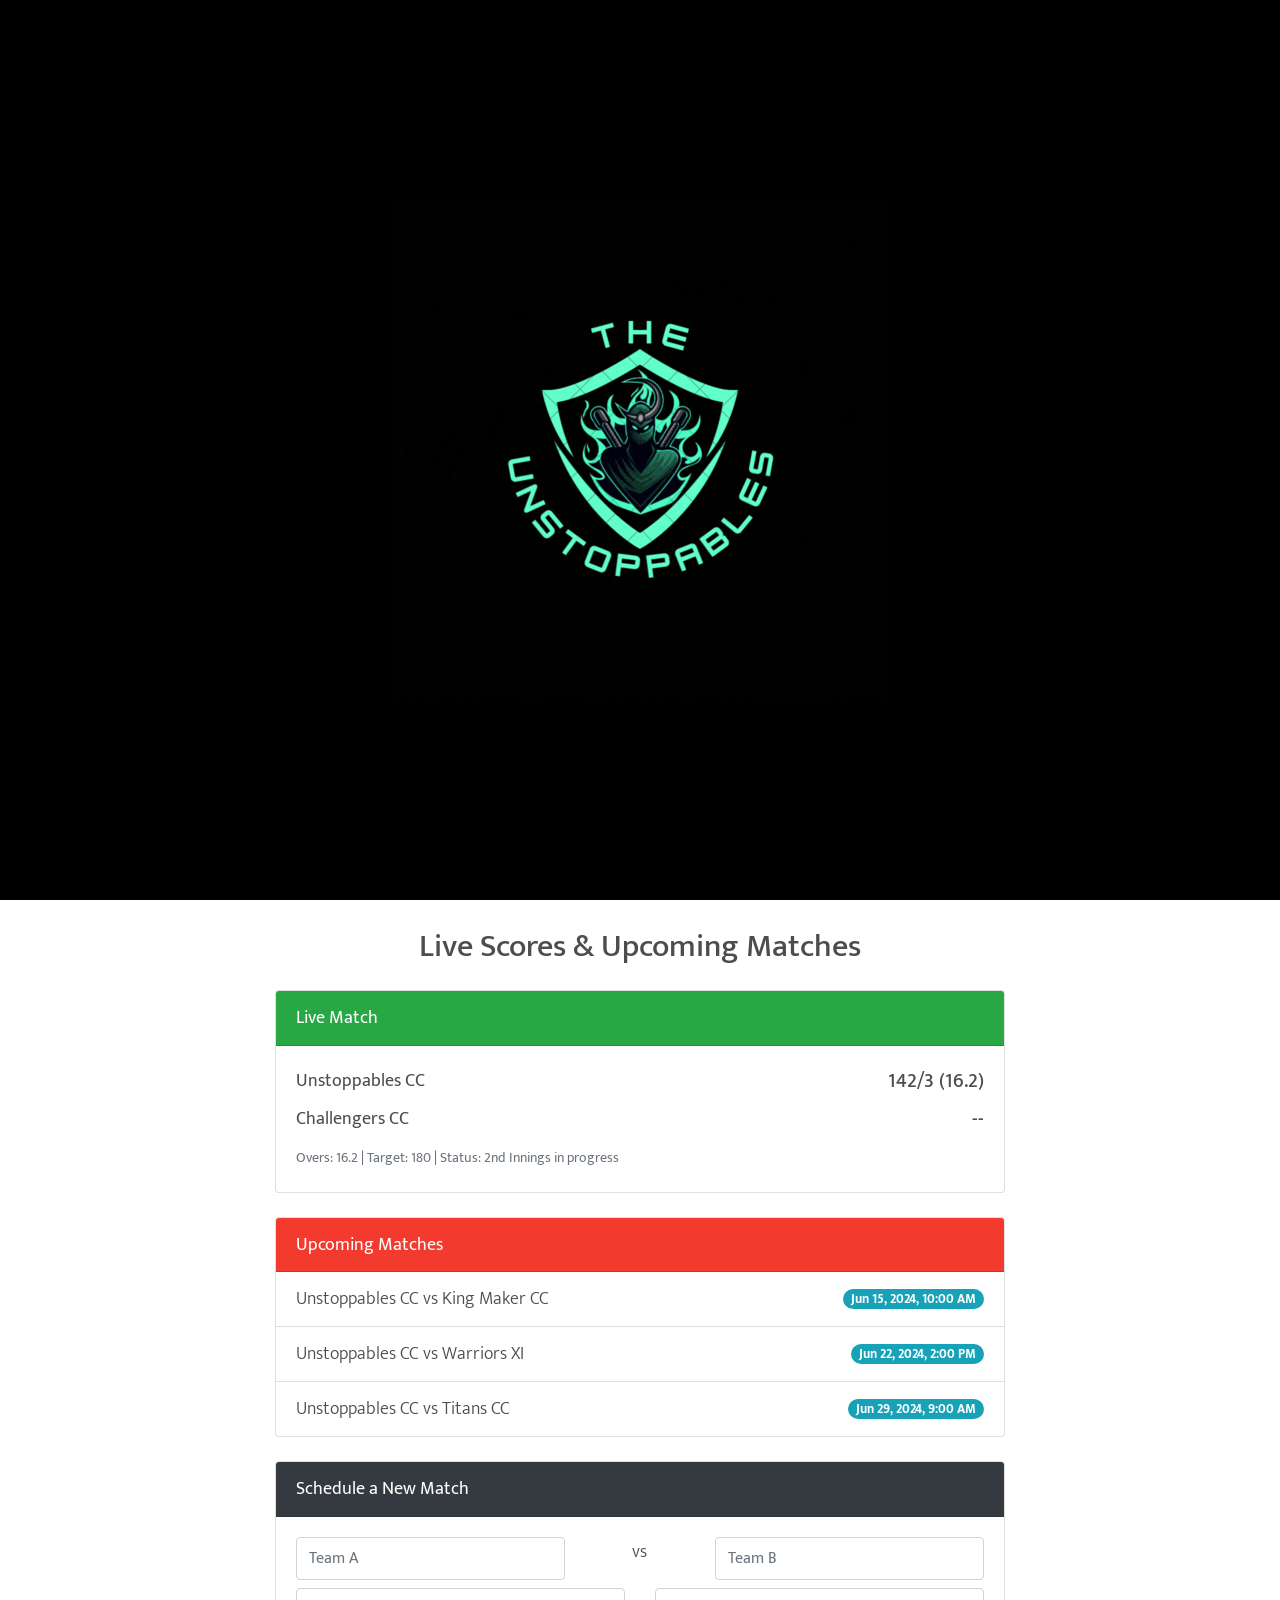
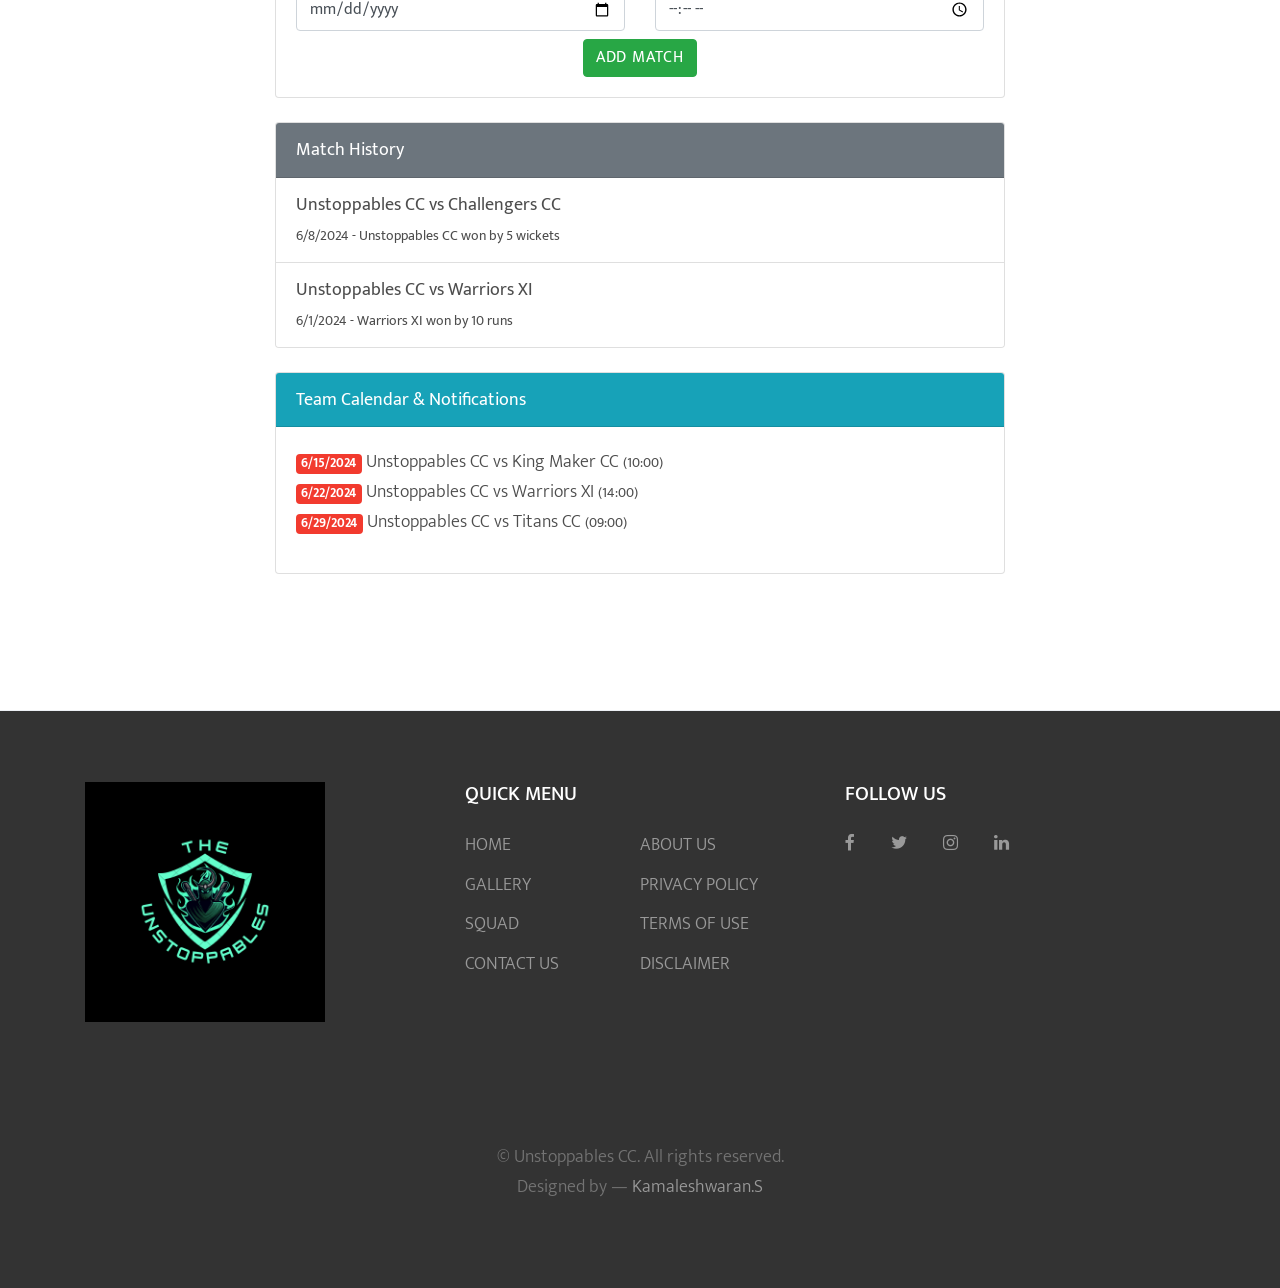
<file: frontend/matches.html>
<!DOCTYPE html>
<html lang="en">
  <head>
    <title>MATCHES - UNSTOPPABLES CC</title>
    <link rel="shortcut icon" href="images/logofull.png" type="image/x-icon">
    
    <meta charset="utf-8">
    <meta name="viewport" content="width=device-width, initial-scale=1, shrink-to-fit=no">

    <link rel="stylesheet" href="https://fonts.googleapis.com/css?family=Mukta:300,400,700"> 
    <link rel="stylesheet" href="fonts/icomoon/style.css">
    <link rel="stylesheet" href="css/bootstrap.min.css">
    <link rel="stylesheet" href="css/magnific-popup.css">
    <link rel="stylesheet" href="css/jquery-ui.css">
    <link rel="stylesheet" href="css/owl.carousel.min.css">
    <link rel="stylesheet" href="css/owl.theme.default.min.css">
    <link rel="stylesheet" href="css/aos.css">
    <link rel="stylesheet" href="css/style.css">
    
  </head>
  <body>

<!-- Preloader -->
    <div id="preloader" style="background: #000; position: fixed; top: 0; left: 0; width: 100vw; height: 100vh; z-index: 9999; display: flex; align-items: center; justify-content: center;">
      <img src="images/unstoppables-logo.gif" alt="UNSTOPPABLES CC Logo" />
    </div>

  
  <div class="site-wrap">

    <div class="site-mobile-menu">
      <div class="site-mobile-menu-header">
        <div class="site-mobile-menu-logo">
            <a href="#"><img src="images/logofull.png" alt="Image"></a>
        </div>
        <div class="site-mobile-menu-close mt-3">
          <span class="icon-close2 js-menu-toggle"></span>
        </div>
      </div>
      <div class="site-mobile-menu-body"></div>
    </div>

    <header class="site-navbar absolute transparent" role="banner">
      
      <nav class="site-navigation position-relative text-right bg-black text-md-right" role="navigation">
        <div class="container position-relative">
          <div class="site-logo">
            <a href="index.html"><img src="images/logo.png" alt=""></a>
          </div>

          <div class="d-inline-block d-md-none ml-md-0 mr-auto py-3"><a href="#" class="site-menu-toggle js-menu-toggle text-white"><span class="icon-menu h3"></span></a></div>

          <ul class="site-menu js-clone-nav d-none d-md-block">
            <li><a href="../index.html">HOME</a></li>
            <li><a href="squad.html">SQUAD</a></li>
            <li><a href="gallery.html">GALLERY</a></li>
            <li class="active"><a href="matches.html">MATCHES</a></li>
            <li><a href="about.html">ABOUT</a></li>
            <li><a href="contact.html">CONTACT</a></li>
          </ul>
        </div>
      </nav>
    </header>
    
  
    <div class="site-blocks-cover overlay" style="background-image: url(images/CricketTour2.jpg);" data-aos="fade" data-stellar-background-ratio="0.5">
      <div class="container">
        <div class="row align-items-center justify-content-start">
          <div class="col-md-6 text-center text-md-left" data-aos="fade-up" data-aos-delay="400">
            <h1 class="bg-text-line">Matches</h1>
            <p class="mb-5">Stay updated with our latest matches and results.</p>
          </div>
        </div>
      </div>
    </div>

    
  <section class="site-section">
    
    <div class="container my-5">
            <div class="row justify-content-center">
              <div class="col-lg-8">
                <h2 class="text-center mb-4">Live Scores &amp; Upcoming Matches</h2>
                <!-- Live Scores Section -->
                <div class="card mb-4">
                  <div class="card-header bg-success text-white">
                    <strong>Live Match</strong>
                  </div>
                  <div class="card-body">
                    <div class="d-flex justify-content-between align-items-center mb-2">
                      <span><strong>Unstoppables CC</strong></span>
                      <span class="h5 mb-0" id="live-score">142/3 (16.2)</span>
                    </div>
                    <div class="d-flex justify-content-between align-items-center">
                      <span><strong>Challengers CC</strong></span>
                      <span class="h5 mb-0">--</span>
                    </div>
                    <div class="mt-2">
                      <small class="text-muted" id="live-status">Overs: 16.2 | Target: 180 | Status: 2nd Innings in progress</small>
                    </div>
                  </div>
                </div>
                <!-- Upcoming Matches Section -->
                <div class="card mb-4">
                  <div class="card-header bg-primary text-white">
                    <strong>Upcoming Matches</strong>
                  </div>
                  <ul class="list-group list-group-flush" id="upcoming-matches-list">
                    <!-- Matches will be populated by JS -->
                  </ul>
                </div>
                <!-- Match Creation & Scheduling -->
                <div class="card mb-4">
                  <div class="card-header bg-dark text-white">
                    <strong>Schedule a New Match</strong>
                  </div>
                  <div class="card-body">
                    <form id="match-form" class="row g-2">
                      <div class="col-md-5 mb-2">
                        <input type="text" class="form-control" id="teamA" placeholder="Team A" required>
                      </div>
                      <div class="col-md-2 text-center mb-2">
                        <span>vs</span>
                      </div>
                      <div class="col-md-5 mb-2">
                        <input type="text" class="form-control" id="teamB" placeholder="Team B" required>
                      </div>
                      <div class="col-md-6 mb-2">
                        <input type="date" class="form-control" id="matchDate" required>
                      </div>
                      <div class="col-md-6 mb-2">
                        <input type="time" class="form-control" id="matchTime" required>
                      </div>
                      <div class="col-12 text-center">
                        <button type="submit" class="btn btn-success">Add Match</button>
                      </div>
                    </form>
                  </div>
                </div>
                <!-- Match History -->
                <div class="card mb-4">
                  <div class="card-header bg-secondary text-white">
                    <strong>Match History</strong>
                  </div>
                  <ul class="list-group list-group-flush" id="match-history-list">
                    <!-- History will be populated by JS -->
                  </ul>
                </div>
                <!-- Team Calendar & Notifications -->
                <div class="card">
                  <div class="card-header bg-info text-white">
                    <strong>Team Calendar &amp; Notifications</strong>
                  </div>
                  <div class="card-body">
                    <div id="calendar" class="mb-3"></div>
                    <div id="notifications" class="alert alert-warning" style="display:none;"></div>
                  </div>
                </div>
              </div>
            </div>
          </div>
          <script>
          // Sample upcoming matches
          let upcomingMatches = [
            { teamA: "Unstoppables CC", teamB: "King Maker CC", date: "2024-06-15", time: "10:00" },
            { teamA: "Unstoppables CC", teamB: "Warriors XI", date: "2024-06-22", time: "14:00" },
            { teamA: "Unstoppables CC", teamB: "Titans CC", date: "2024-06-29", time: "09:00" }
          ];

          // Sample match history
          let matchHistory = [
            { teamA: "Unstoppables CC", teamB: "Challengers CC", date: "2024-06-08", result: "Unstoppables CC won by 5 wickets" },
            { teamA: "Unstoppables CC", teamB: "Warriors XI", date: "2024-06-01", result: "Warriors XI won by 10 runs" }
          ];

          // Render upcoming matches
          function renderUpcomingMatches() {
            const list = document.getElementById('upcoming-matches-list');
            list.innerHTML = '';
            upcomingMatches.forEach(match => {
              const li = document.createElement('li');
              li.className = "list-group-item d-flex justify-content-between align-items-center";
              li.innerHTML = `<span>${match.teamA} vs ${match.teamB}</span>
                <span class="badge badge-info badge-pill">${new Date(match.date + 'T' + match.time).toLocaleString([], { dateStyle: 'medium', timeStyle: 'short' })}</span>`;
              list.appendChild(li);
            });
          }
          renderUpcomingMatches();

          // Render match history
          function renderMatchHistory() {
            const list = document.getElementById('match-history-list');
            list.innerHTML = '';
            matchHistory.forEach(match => {
              const li = document.createElement('li');
              li.className = "list-group-item";
              li.innerHTML = `<strong>${match.teamA} vs ${match.teamB}</strong> <br>
                <small>${new Date(match.date).toLocaleDateString()} - ${match.result}</small>`;
              list.appendChild(li);
            });
          }
          renderMatchHistory();

          // Match creation form
          document.getElementById('match-form').addEventListener('submit', function(e) {
            e.preventDefault();
            const teamA = document.getElementById('teamA').value.trim();
            const teamB = document.getElementById('teamB').value.trim();
            const date = document.getElementById('matchDate').value;
            const time = document.getElementById('matchTime').value;
            if (teamA && teamB && date && time) {
              upcomingMatches.push({ teamA, teamB, date, time });
              renderUpcomingMatches();
              showNotification(`Match scheduled: ${teamA} vs ${teamB} on ${new Date(date + 'T' + time).toLocaleString([], { dateStyle: 'medium', timeStyle: 'short' })}`);
              this.reset();
            }
          });

          // Simple calendar: show upcoming matches as a list
          function renderCalendar() {
            const calendar = document.getElementById('calendar');
            calendar.innerHTML = '<ul class="list-unstyled mb-0">' +
              upcomingMatches.map(m =>
                `<li><span class="badge badge-primary">${new Date(m.date).toLocaleDateString()}</span> ${m.teamA} vs ${m.teamB} <small>(${m.time})</small></li>`
              ).join('') +
              '</ul>';
          }
          renderCalendar();

          // Notification system
          function showNotification(msg) {
            const notif = document.getElementById('notifications');
            notif.textContent = msg;
            notif.style.display = 'block';
            setTimeout(() => { notif.style.display = 'none'; }, 4000);
          }

          // Real-time score updates (simulated)
          setInterval(() => {
            // Simulate score update
            const scoreElem = document.getElementById('live-score');
            const statusElem = document.getElementById('live-status');
            if (scoreElem && statusElem) {
              // Randomly increment runs and balls
              let score = scoreElem.textContent.match(/(\d+)\/(\d+) \((\d+)\.(\d+)\)/);
              if (score) {
                let runs = parseInt(score[1]);
                let wickets = parseInt(score[2]);
                let overs = parseInt(score[3]);
                let balls = parseInt(score[4]);
                if (Math.random() > 0.7 && wickets < 10) wickets++; // random wicket
                runs += Math.floor(Math.random() * 3); // random runs
                balls++;
                if (balls > 5) { overs++; balls = 0; }
                scoreElem.textContent = `${runs}/${wickets} (${overs}.${balls})`;
                statusElem.textContent = `Overs: ${overs}.${balls} | Target: 180 | Status: 2nd Innings in progress`;
              }
            }
          }, 5000);
          </script>
  </section>

   <!-- Footer -->
<footer class="site-footer border-top">
  <div class="container">
    <div class="row text-center text-lg-left">
      <div class="col-lg-4 mb-5 mb-lg-0 d-flex flex-column align-items-center align-items-lg-start">
        <div class="mb-4">
          <img src="images/logofull.png" alt="Unstoppables CC Logo" style="max-width: 240px; width: 100%; height: auto;">
        </div>
        
      </div>
      <div class="col-lg-4 mb-5 mb-lg-0 d-flex flex-column align-items-center align-items-lg-start">
        <div class="row w-100 mb-4">
          <div class="col-12">
            <h3 class="footer-heading mb-4">QUICK MENU</h3>
          </div>
          <div class="col-6">
            <ul class="list-unstyled">
              <li><a href="../index.html">HOME</a></li>
              <li><a href="gallery.html">GALLERY</a></li>
              <li><a href="squad.html">SQUAD</a></li>
              <li><a href="contact.html">CONTACT US</a></li>
            </ul>
          </div>
          <div class="col-6">
            <ul class="list-unstyled">
              <li><a href="about.html">ABOUT US</a></li>
              <li><a href="src/privacy-policy.html">PRIVACY POLICY</a></li>
              <li><a href="src/Terms-of-use.html">TERMS OF USE</a></li>
              <li><a href="src/disclaimer.html">DISCLAIMER</a></li>
            </ul>
          </div>
        </div>
      </div>
      <div class="col-lg-4 d-flex flex-column align-items-center align-items-lg-start">
        <h3 class="footer-heading mb-4">FOLLOW US</h3>
        <div>
          <a href="#" class="pl-0 pr-3"><span class="icon-facebook"></span></a>
          <a href="#" class="pl-3 pr-3"><span class="icon-twitter"></span></a>
          <a href="#" class="pl-3 pr-3"><span class="icon-instagram"></span></a>
          <a href="#" class="pl-3 pr-3"><span class="icon-linkedin"></span></a>
        </div>
      </div>
    </div>
    <div class="row pt-5 mt-5 text-center">
      <div class="col-md-12">
        <p>
          &copy; Unstoppables CC. All rights reserved.<br>
          Designed by &mdash;
          <a href="https://kamaleshwaran11.github.io" target="_blank">Kamaleshwaran.S</a>
        </p>
      </div>
    </div>
  </div>
</footer>
  </div>
  <script src="js/jquery-3.3.1.min.js"></script>
  <script src="js/jquery-migrate-3.0.1.min.js"></script>
  <script src="js/jquery-ui.js"></script>
  <script src="js/popper.min.js"></script>
  <script src="js/bootstrap.min.js"></script>
  <script src="js/owl.carousel.min.js"></script>
  <script src="js/jquery.stellar.min.js"></script>
  <script src="js/jquery.countdown.min.js"></script>
  <script src="js/jquery.magnific-popup.min.js"></script>
  <script src="js/aos.js"></script>
  <script src="js/main.js"></script>

    
  </body>
</html>
</file>
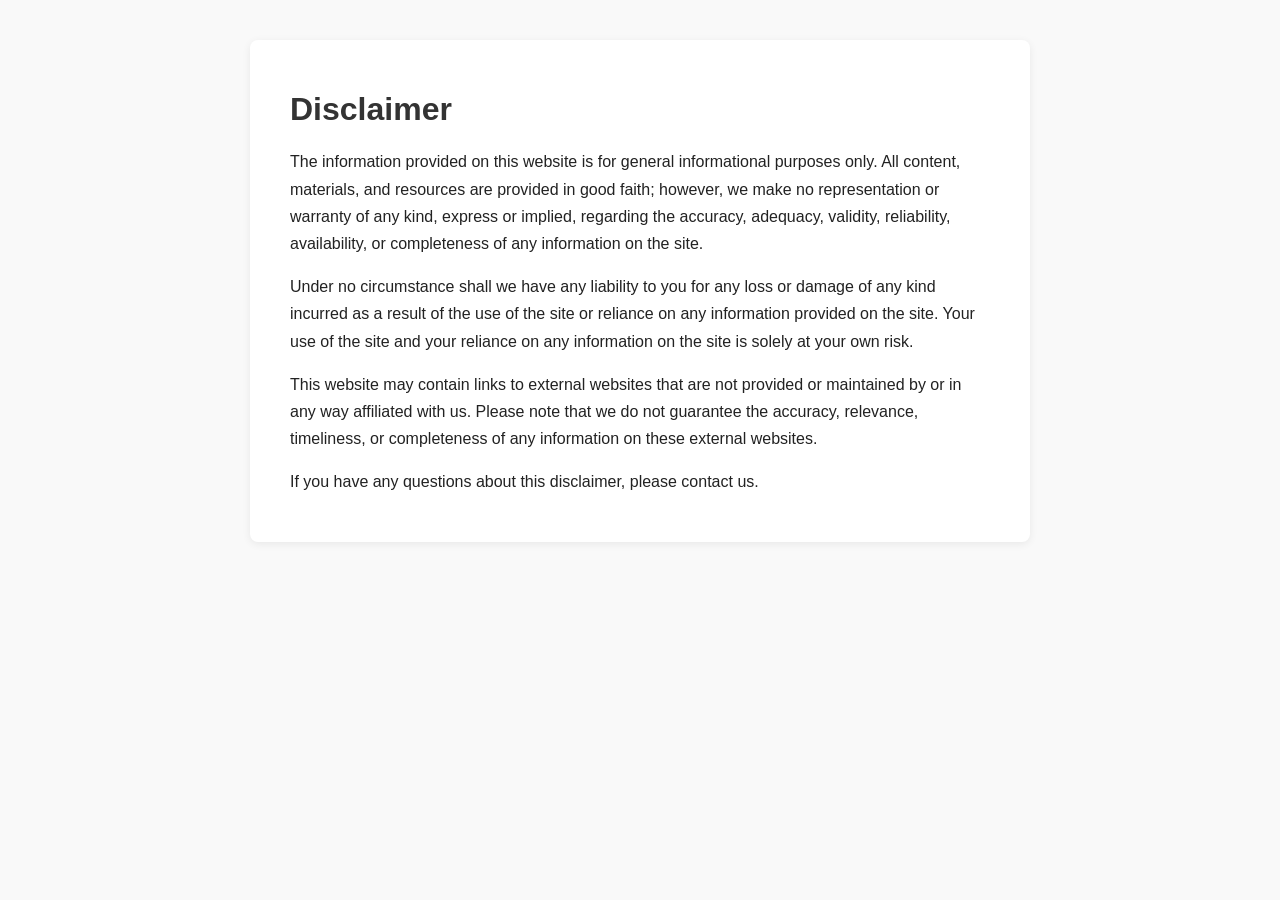
<file: app/templates/disclaimer.html>
<!DOCTYPE html>
<html lang="en">
<head>
    <meta charset="UTF-8">
    <title>Disclaimer</title>
    <style>
        body {
            font-family: Arial, sans-serif;
            margin: 40px;
            background: #f9f9f9;
            color: #222;
        }
        .container {
            max-width: 700px;
            margin: auto;
            background: #fff;
            padding: 30px 40px;
            border-radius: 8px;
            box-shadow: 0 2px 8px rgba(0,0,0,0.07);
        }
        h1 {
            color: #333;
            margin-bottom: 20px;
        }
        p {
            line-height: 1.7;
        }
    </style>
</head>
<body>
    <div class="container">
        <h1>Disclaimer</h1>
        <p>
            The information provided on this website is for general informational purposes only. All content, materials, and resources are provided in good faith; however, we make no representation or warranty of any kind, express or implied, regarding the accuracy, adequacy, validity, reliability, availability, or completeness of any information on the site.
        </p>
        <p>
            Under no circumstance shall we have any liability to you for any loss or damage of any kind incurred as a result of the use of the site or reliance on any information provided on the site. Your use of the site and your reliance on any information on the site is solely at your own risk.
        </p>
        <p>
            This website may contain links to external websites that are not provided or maintained by or in any way affiliated with us. Please note that we do not guarantee the accuracy, relevance, timeliness, or completeness of any information on these external websites.
        </p>
        <p>
            If you have any questions about this disclaimer, please contact us.
        </p>
    </div>
</body>
</html>
</file>
<file: frontend/fonts/icomoon/style.css>
@font-face {
  font-family: 'icomoon';
  src:  url('fonts/icomoon.eot?10si43');
  src:  url('fonts/icomoon.eot?10si43#iefix') format('embedded-opentype'),
    url('fonts/icomoon.ttf?10si43') format('truetype'),
    url('fonts/icomoon.woff?10si43') format('woff'),
    url('fonts/icomoon.svg?10si43#icomoon') format('svg');
  font-weight: normal;
  font-style: normal;
}

[class^="icon-"], [class*=" icon-"] {
  /* use !important to prevent issues with browser extensions that change fonts */
  font-family: 'icomoon' !important;
  speak: none;
  font-style: normal;
  font-weight: normal;
  font-variant: normal;
  text-transform: none;
  line-height: 1;

  /* Better Font Rendering =========== */
  -webkit-font-smoothing: antialiased;
  -moz-osx-font-smoothing: grayscale;
}

.icon-asterisk:before {
  content: "\f069";
}
.icon-plus:before {
  content: "\f067";
}
.icon-question:before {
  content: "\f128";
}
.icon-minus:before {
  content: "\f068";
}
.icon-glass:before {
  content: "\f000";
}
.icon-music:before {
  content: "\f001";
}
.icon-search:before {
  content: "\f002";
}
.icon-envelope-o:before {
  content: "\f003";
}
.icon-heart:before {
  content: "\f004";
}
.icon-star:before {
  content: "\f005";
}
.icon-star-o:before {
  content: "\f006";
}
.icon-user:before {
  content: "\f007";
}
.icon-film:before {
  content: "\f008";
}
.icon-th-large:before {
  content: "\f009";
}
.icon-th:before {
  content: "\f00a";
}
.icon-th-list:before {
  content: "\f00b";
}
.icon-check:before {
  content: "\f00c";
}
.icon-close:before {
  content: "\f00d";
}
.icon-remove:before {
  content: "\f00d";
}
.icon-times:before {
  content: "\f00d";
}
.icon-search-plus:before {
  content: "\f00e";
}
.icon-search-minus:before {
  content: "\f010";
}
.icon-power-off:before {
  content: "\f011";
}
.icon-signal:before {
  content: "\f012";
}
.icon-cog:before {
  content: "\f013";
}
.icon-gear:before {
  content: "\f013";
}
.icon-trash-o:before {
  content: "\f014";
}
.icon-home:before {
  content: "\f015";
}
.icon-file-o:before {
  content: "\f016";
}
.icon-clock-o:before {
  content: "\f017";
}
.icon-road:before {
  content: "\f018";
}
.icon-download:before {
  content: "\f019";
}
.icon-arrow-circle-o-down:before {
  content: "\f01a";
}
.icon-arrow-circle-o-up:before {
  content: "\f01b";
}
.icon-inbox:before {
  content: "\f01c";
}
.icon-play-circle-o:before {
  content: "\f01d";
}
.icon-repeat:before {
  content: "\f01e";
}
.icon-rotate-right:before {
  content: "\f01e";
}
.icon-refresh:before {
  content: "\f021";
}
.icon-list-alt:before {
  content: "\f022";
}
.icon-lock:before {
  content: "\f023";
}
.icon-flag:before {
  content: "\f024";
}
.icon-headphones:before {
  content: "\f025";
}
.icon-volume-off:before {
  content: "\f026";
}
.icon-volume-down:before {
  content: "\f027";
}
.icon-volume-up:before {
  content: "\f028";
}
.icon-qrcode:before {
  content: "\f029";
}
.icon-barcode:before {
  content: "\f02a";
}
.icon-tag:before {
  content: "\f02b";
}
.icon-tags:before {
  content: "\f02c";
}
.icon-book:before {
  content: "\f02d";
}
.icon-bookmark:before {
  content: "\f02e";
}
.icon-print:before {
  content: "\f02f";
}
.icon-camera:before {
  content: "\f030";
}
.icon-font:before {
  content: "\f031";
}
.icon-bold:before {
  content: "\f032";
}
.icon-italic:before {
  content: "\f033";
}
.icon-text-height:before {
  content: "\f034";
}
.icon-text-width:before {
  content: "\f035";
}
.icon-align-left:before {
  content: "\f036";
}
.icon-align-center:before {
  content: "\f037";
}
.icon-align-right:before {
  content: "\f038";
}
.icon-align-justify:before {
  content: "\f039";
}
.icon-list:before {
  content: "\f03a";
}
.icon-dedent:before {
  content: "\f03b";
}
.icon-outdent:before {
  content: "\f03b";
}
.icon-indent:before {
  content: "\f03c";
}
.icon-video-camera:before {
  content: "\f03d";
}
.icon-image:before {
  content: "\f03e";
}
.icon-photo:before {
  content: "\f03e";
}
.icon-picture-o:before {
  content: "\f03e";
}
.icon-pencil:before {
  content: "\f040";
}
.icon-map-marker:before {
  content: "\f041";
}
.icon-adjust:before {
  content: "\f042";
}
.icon-tint:before {
  content: "\f043";
}
.icon-edit:before {
  content: "\f044";
}
.icon-pencil-square-o:before {
  content: "\f044";
}
.icon-share-square-o:before {
  content: "\f045";
}
.icon-check-square-o:before {
  content: "\f046";
}
.icon-arrows:before {
  content: "\f047";
}
.icon-step-backward:before {
  content: "\f048";
}
.icon-fast-backward:before {
  content: "\f049";
}
.icon-backward:before {
  content: "\f04a";
}
.icon-play:before {
  content: "\f04b";
}
.icon-pause:before {
  content: "\f04c";
}
.icon-stop:before {
  content: "\f04d";
}
.icon-forward:before {
  content: "\f04e";
}
.icon-fast-forward:before {
  content: "\f050";
}
.icon-step-forward:before {
  content: "\f051";
}
.icon-eject:before {
  content: "\f052";
}
.icon-chevron-left:before {
  content: "\f053";
}
.icon-chevron-right:before {
  content: "\f054";
}
.icon-plus-circle:before {
  content: "\f055";
}
.icon-minus-circle:before {
  content: "\f056";
}
.icon-times-circle:before {
  content: "\f057";
}
.icon-check-circle:before {
  content: "\f058";
}
.icon-question-circle:before {
  content: "\f059";
}
.icon-info-circle:before {
  content: "\f05a";
}
.icon-crosshairs:before {
  content: "\f05b";
}
.icon-times-circle-o:before {
  content: "\f05c";
}
.icon-check-circle-o:before {
  content: "\f05d";
}
.icon-ban:before {
  content: "\f05e";
}
.icon-arrow-left:before {
  content: "\f060";
}
.icon-arrow-right:before {
  content: "\f061";
}
.icon-arrow-up:before {
  content: "\f062";
}
.icon-arrow-down:before {
  content: "\f063";
}
.icon-mail-forward:before {
  content: "\f064";
}
.icon-share:before {
  content: "\f064";
}
.icon-expand:before {
  content: "\f065";
}
.icon-compress:before {
  content: "\f066";
}
.icon-exclamation-circle:before {
  content: "\f06a";
}
.icon-gift:before {
  content: "\f06b";
}
.icon-leaf:before {
  content: "\f06c";
}
.icon-fire:before {
  content: "\f06d";
}
.icon-eye:before {
  content: "\f06e";
}
.icon-eye-slash:before {
  content: "\f070";
}
.icon-exclamation-triangle:before {
  content: "\f071";
}
.icon-warning:before {
  content: "\f071";
}
.icon-plane:before {
  content: "\f072";
}
.icon-calendar:before {
  content: "\f073";
}
.icon-random:before {
  content: "\f074";
}
.icon-comment:before {
  content: "\f075";
}
.icon-magnet:before {
  content: "\f076";
}
.icon-chevron-up:before {
  content: "\f077";
}
.icon-chevron-down:before {
  content: "\f078";
}
.icon-retweet:before {
  content: "\f079";
}
.icon-shopping-cart:before {
  content: "\f07a";
}
.icon-folder:before {
  content: "\f07b";
}
.icon-folder-open:before {
  content: "\f07c";
}
.icon-arrows-v:before {
  content: "\f07d";
}
.icon-arrows-h:before {
  content: "\f07e";
}
.icon-bar-chart:before {
  content: "\f080";
}
.icon-bar-chart-o:before {
  content: "\f080";
}
.icon-twitter-square:before {
  content: "\f081";
}
.icon-facebook-square:before {
  content: "\f082";
}
.icon-camera-retro:before {
  content: "\f083";
}
.icon-key:before {
  content: "\f084";
}
.icon-cogs:before {
  content: "\f085";
}
.icon-gears:before {
  content: "\f085";
}
.icon-comments:before {
  content: "\f086";
}
.icon-thumbs-o-up:before {
  content: "\f087";
}
.icon-thumbs-o-down:before {
  content: "\f088";
}
.icon-star-half:before {
  content: "\f089";
}
.icon-heart-o:before {
  content: "\f08a";
}
.icon-sign-out:before {
  content: "\f08b";
}
.icon-linkedin-square:before {
  content: "\f08c";
}
.icon-thumb-tack:before {
  content: "\f08d";
}
.icon-external-link:before {
  content: "\f08e";
}
.icon-sign-in:before {
  content: "\f090";
}
.icon-trophy:before {
  content: "\f091";
}
.icon-github-square:before {
  content: "\f092";
}
.icon-upload:before {
  content: "\f093";
}
.icon-lemon-o:before {
  content: "\f094";
}
.icon-phone:before {
  content: "\f095";
}
.icon-square-o:before {
  content: "\f096";
}
.icon-bookmark-o:before {
  content: "\f097";
}
.icon-phone-square:before {
  content: "\f098";
}
.icon-twitter:before {
  content: "\f099";
}
.icon-facebook:before {
  content: "\f09a";
}
.icon-facebook-f:before {
  content: "\f09a";
}
.icon-github:before {
  content: "\f09b";
}
.icon-unlock:before {
  content: "\f09c";
}
.icon-credit-card:before {
  content: "\f09d";
}
.icon-feed:before {
  content: "\f09e";
}
.icon-rss:before {
  content: "\f09e";
}
.icon-hdd-o:before {
  content: "\f0a0";
}
.icon-bullhorn:before {
  content: "\f0a1";
}
.icon-bell-o:before {
  content: "\f0a2";
}
.icon-certificate:before {
  content: "\f0a3";
}
.icon-hand-o-right:before {
  content: "\f0a4";
}
.icon-hand-o-left:before {
  content: "\f0a5";
}
.icon-hand-o-up:before {
  content: "\f0a6";
}
.icon-hand-o-down:before {
  content: "\f0a7";
}
.icon-arrow-circle-left:before {
  content: "\f0a8";
}
.icon-arrow-circle-right:before {
  content: "\f0a9";
}
.icon-arrow-circle-up:before {
  content: "\f0aa";
}
.icon-arrow-circle-down:before {
  content: "\f0ab";
}
.icon-globe:before {
  content: "\f0ac";
}
.icon-wrench:before {
  content: "\f0ad";
}
.icon-tasks:before {
  content: "\f0ae";
}
.icon-filter:before {
  content: "\f0b0";
}
.icon-briefcase:before {
  content: "\f0b1";
}
.icon-arrows-alt:before {
  content: "\f0b2";
}
.icon-group:before {
  content: "\f0c0";
}
.icon-users:before {
  content: "\f0c0";
}
.icon-chain:before {
  content: "\f0c1";
}
.icon-link:before {
  content: "\f0c1";
}
.icon-cloud:before {
  content: "\f0c2";
}
.icon-flask:before {
  content: "\f0c3";
}
.icon-cut:before {
  content: "\f0c4";
}
.icon-scissors:before {
  content: "\f0c4";
}
.icon-copy:before {
  content: "\f0c5";
}
.icon-files-o:before {
  content: "\f0c5";
}
.icon-paperclip:before {
  content: "\f0c6";
}
.icon-floppy-o:before {
  content: "\f0c7";
}
.icon-save:before {
  content: "\f0c7";
}
.icon-square:before {
  content: "\f0c8";
}
.icon-bars:before {
  content: "\f0c9";
}
.icon-navicon:before {
  content: "\f0c9";
}
.icon-reorder:before {
  content: "\f0c9";
}
.icon-list-ul:before {
  content: "\f0ca";
}
.icon-list-ol:before {
  content: "\f0cb";
}
.icon-strikethrough:before {
  content: "\f0cc";
}
.icon-underline:before {
  content: "\f0cd";
}
.icon-table:before {
  content: "\f0ce";
}
.icon-magic:before {
  content: "\f0d0";
}
.icon-truck:before {
  content: "\f0d1";
}
.icon-pinterest:before {
  content: "\f0d2";
}
.icon-pinterest-square:before {
  content: "\f0d3";
}
.icon-google-plus-square:before {
  content: "\f0d4";
}
.icon-google-plus:before {
  content: "\f0d5";
}
.icon-money:before {
  content: "\f0d6";
}
.icon-caret-down:before {
  content: "\f0d7";
}
.icon-caret-up:before {
  content: "\f0d8";
}
.icon-caret-left:before {
  content: "\f0d9";
}
.icon-caret-right:before {
  content: "\f0da";
}
.icon-columns:before {
  content: "\f0db";
}
.icon-sort:before {
  content: "\f0dc";
}
.icon-unsorted:before {
  content: "\f0dc";
}
.icon-sort-desc:before {
  content: "\f0dd";
}
.icon-sort-down:before {
  content: "\f0dd";
}
.icon-sort-asc:before {
  content: "\f0de";
}
.icon-sort-up:before {
  content: "\f0de";
}
.icon-envelope:before {
  content: "\f0e0";
}
.icon-linkedin:before {
  content: "\f0e1";
}
.icon-rotate-left:before {
  content: "\f0e2";
}
.icon-undo:before {
  content: "\f0e2";
}
.icon-gavel:before {
  content: "\f0e3";
}
.icon-legal:before {
  content: "\f0e3";
}
.icon-dashboard:before {
  content: "\f0e4";
}
.icon-tachometer:before {
  content: "\f0e4";
}
.icon-comment-o:before {
  content: "\f0e5";
}
.icon-comments-o:before {
  content: "\f0e6";
}
.icon-bolt:before {
  content: "\f0e7";
}
.icon-flash:before {
  content: "\f0e7";
}
.icon-sitemap:before {
  content: "\f0e8";
}
.icon-umbrella:before {
  content: "\f0e9";
}
.icon-clipboard:before {
  content: "\f0ea";
}
.icon-paste:before {
  content: "\f0ea";
}
.icon-lightbulb-o:before {
  content: "\f0eb";
}
.icon-exchange:before {
  content: "\f0ec";
}
.icon-cloud-download:before {
  content: "\f0ed";
}
.icon-cloud-upload:before {
  content: "\f0ee";
}
.icon-user-md:before {
  content: "\f0f0";
}
.icon-stethoscope:before {
  content: "\f0f1";
}
.icon-suitcase:before {
  content: "\f0f2";
}
.icon-bell:before {
  content: "\f0f3";
}
.icon-coffee:before {
  content: "\f0f4";
}
.icon-cutlery:before {
  content: "\f0f5";
}
.icon-file-text-o:before {
  content: "\f0f6";
}
.icon-building-o:before {
  content: "\f0f7";
}
.icon-hospital-o:before {
  content: "\f0f8";
}
.icon-ambulance:before {
  content: "\f0f9";
}
.icon-medkit:before {
  content: "\f0fa";
}
.icon-fighter-jet:before {
  content: "\f0fb";
}
.icon-beer:before {
  content: "\f0fc";
}
.icon-h-square:before {
  content: "\f0fd";
}
.icon-plus-square:before {
  content: "\f0fe";
}
.icon-angle-double-left:before {
  content: "\f100";
}
.icon-angle-double-right:before {
  content: "\f101";
}
.icon-angle-double-up:before {
  content: "\f102";
}
.icon-angle-double-down:before {
  content: "\f103";
}
.icon-angle-left:before {
  content: "\f104";
}
.icon-angle-right:before {
  content: "\f105";
}
.icon-angle-up:before {
  content: "\f106";
}
.icon-angle-down:before {
  content: "\f107";
}
.icon-desktop:before {
  content: "\f108";
}
.icon-laptop:before {
  content: "\f109";
}
.icon-tablet:before {
  content: "\f10a";
}
.icon-mobile:before {
  content: "\f10b";
}
.icon-mobile-phone:before {
  content: "\f10b";
}
.icon-circle-o:before {
  content: "\f10c";
}
.icon-quote-left:before {
  content: "\f10d";
}
.icon-quote-right:before {
  content: "\f10e";
}
.icon-spinner:before {
  content: "\f110";
}
.icon-circle:before {
  content: "\f111";
}
.icon-mail-reply:before {
  content: "\f112";
}
.icon-reply:before {
  content: "\f112";
}
.icon-github-alt:before {
  content: "\f113";
}
.icon-folder-o:before {
  content: "\f114";
}
.icon-folder-open-o:before {
  content: "\f115";
}
.icon-smile-o:before {
  content: "\f118";
}
.icon-frown-o:before {
  content: "\f119";
}
.icon-meh-o:before {
  content: "\f11a";
}
.icon-gamepad:before {
  content: "\f11b";
}
.icon-keyboard-o:before {
  content: "\f11c";
}
.icon-flag-o:before {
  content: "\f11d";
}
.icon-flag-checkered:before {
  content: "\f11e";
}
.icon-terminal:before {
  content: "\f120";
}
.icon-code:before {
  content: "\f121";
}
.icon-mail-reply-all:before {
  content: "\f122";
}
.icon-reply-all:before {
  content: "\f122";
}
.icon-star-half-empty:before {
  content: "\f123";
}
.icon-star-half-full:before {
  content: "\f123";
}
.icon-star-half-o:before {
  content: "\f123";
}
.icon-location-arrow:before {
  content: "\f124";
}
.icon-crop:before {
  content: "\f125";
}
.icon-code-fork:before {
  content: "\f126";
}
.icon-chain-broken:before {
  content: "\f127";
}
.icon-unlink:before {
  content: "\f127";
}
.icon-info:before {
  content: "\f129";
}
.icon-exclamation:before {
  content: "\f12a";
}
.icon-superscript:before {
  content: "\f12b";
}
.icon-subscript:before {
  content: "\f12c";
}
.icon-eraser:before {
  content: "\f12d";
}
.icon-puzzle-piece:before {
  content: "\f12e";
}
.icon-microphone:before {
  content: "\f130";
}
.icon-microphone-slash:before {
  content: "\f131";
}
.icon-shield:before {
  content: "\f132";
}
.icon-calendar-o:before {
  content: "\f133";
}
.icon-fire-extinguisher:before {
  content: "\f134";
}
.icon-rocket:before {
  content: "\f135";
}
.icon-maxcdn:before {
  content: "\f136";
}
.icon-chevron-circle-left:before {
  content: "\f137";
}
.icon-chevron-circle-right:before {
  content: "\f138";
}
.icon-chevron-circle-up:before {
  content: "\f139";
}
.icon-chevron-circle-down:before {
  content: "\f13a";
}
.icon-html5:before {
  content: "\f13b";
}
.icon-css3:before {
  content: "\f13c";
}
.icon-anchor:before {
  content: "\f13d";
}
.icon-unlock-alt:before {
  content: "\f13e";
}
.icon-bullseye:before {
  content: "\f140";
}
.icon-ellipsis-h:before {
  content: "\f141";
}
.icon-ellipsis-v:before {
  content: "\f142";
}
.icon-rss-square:before {
  content: "\f143";
}
.icon-play-circle:before {
  content: "\f144";
}
.icon-ticket:before {
  content: "\f145";
}
.icon-minus-square:before {
  content: "\f146";
}
.icon-minus-square-o:before {
  content: "\f147";
}
.icon-level-up:before {
  content: "\f148";
}
.icon-level-down:before {
  content: "\f149";
}
.icon-check-square:before {
  content: "\f14a";
}
.icon-pencil-square:before {
  content: "\f14b";
}
.icon-external-link-square:before {
  content: "\f14c";
}
.icon-share-square:before {
  content: "\f14d";
}
.icon-compass:before {
  content: "\f14e";
}
.icon-caret-square-o-down:before {
  content: "\f150";
}
.icon-toggle-down:before {
  content: "\f150";
}
.icon-caret-square-o-up:before {
  content: "\f151";
}
.icon-toggle-up:before {
  content: "\f151";
}
.icon-caret-square-o-right:before {
  content: "\f152";
}
.icon-toggle-right:before {
  content: "\f152";
}
.icon-eur:before {
  content: "\f153";
}
.icon-euro:before {
  content: "\f153";
}
.icon-gbp:before {
  content: "\f154";
}
.icon-dollar:before {
  content: "\f155";
}
.icon-usd:before {
  content: "\f155";
}
.icon-inr:before {
  content: "\f156";
}
.icon-rupee:before {
  content: "\f156";
}
.icon-cny:before {
  content: "\f157";
}
.icon-jpy:before {
  content: "\f157";
}
.icon-rmb:before {
  content: "\f157";
}
.icon-yen:before {
  content: "\f157";
}
.icon-rouble:before {
  content: "\f158";
}
.icon-rub:before {
  content: "\f158";
}
.icon-ruble:before {
  content: "\f158";
}
.icon-krw:before {
  content: "\f159";
}
.icon-won:before {
  content: "\f159";
}
.icon-bitcoin:before {
  content: "\f15a";
}
.icon-btc:before {
  content: "\f15a";
}
.icon-file:before {
  content: "\f15b";
}
.icon-file-text:before {
  content: "\f15c";
}
.icon-sort-alpha-asc:before {
  content: "\f15d";
}
.icon-sort-alpha-desc:before {
  content: "\f15e";
}
.icon-sort-amount-asc:before {
  content: "\f160";
}
.icon-sort-amount-desc:before {
  content: "\f161";
}
.icon-sort-numeric-asc:before {
  content: "\f162";
}
.icon-sort-numeric-desc:before {
  content: "\f163";
}
.icon-thumbs-up:before {
  content: "\f164";
}
.icon-thumbs-down:before {
  content: "\f165";
}
.icon-youtube-square:before {
  content: "\f166";
}
.icon-youtube:before {
  content: "\f167";
}
.icon-xing:before {
  content: "\f168";
}
.icon-xing-square:before {
  content: "\f169";
}
.icon-youtube-play:before {
  content: "\f16a";
}
.icon-dropbox:before {
  content: "\f16b";
}
.icon-stack-overflow:before {
  content: "\f16c";
}
.icon-instagram:before {
  content: "\f16d";
}
.icon-flickr:before {
  content: "\f16e";
}
.icon-adn:before {
  content: "\f170";
}
.icon-bitbucket:before {
  content: "\f171";
}
.icon-bitbucket-square:before {
  content: "\f172";
}
.icon-tumblr:before {
  content: "\f173";
}
.icon-tumblr-square:before {
  content: "\f174";
}
.icon-long-arrow-down:before {
  content: "\f175";
}
.icon-long-arrow-up:before {
  content: "\f176";
}
.icon-long-arrow-left:before {
  content: "\f177";
}
.icon-long-arrow-right:before {
  content: "\f178";
}
.icon-apple:before {
  content: "\f179";
}
.icon-windows:before {
  content: "\f17a";
}
.icon-android:before {
  content: "\f17b";
}
.icon-linux:before {
  content: "\f17c";
}
.icon-dribbble:before {
  content: "\f17d";
}
.icon-skype:before {
  content: "\f17e";
}
.icon-foursquare:before {
  content: "\f180";
}
.icon-trello:before {
  content: "\f181";
}
.icon-female:before {
  content: "\f182";
}
.icon-male:before {
  content: "\f183";
}
.icon-gittip:before {
  content: "\f184";
}
.icon-gratipay:before {
  content: "\f184";
}
.icon-sun-o:before {
  content: "\f185";
}
.icon-moon-o:before {
  content: "\f186";
}
.icon-archive:before {
  content: "\f187";
}
.icon-bug:before {
  content: "\f188";
}
.icon-vk:before {
  content: "\f189";
}
.icon-weibo:before {
  content: "\f18a";
}
.icon-renren:before {
  content: "\f18b";
}
.icon-pagelines:before {
  content: "\f18c";
}
.icon-stack-exchange:before {
  content: "\f18d";
}
.icon-arrow-circle-o-right:before {
  content: "\f18e";
}
.icon-arrow-circle-o-left:before {
  content: "\f190";
}
.icon-caret-square-o-left:before {
  content: "\f191";
}
.icon-toggle-left:before {
  content: "\f191";
}
.icon-dot-circle-o:before {
  content: "\f192";
}
.icon-wheelchair:before {
  content: "\f193";
}
.icon-vimeo-square:before {
  content: "\f194";
}
.icon-try:before {
  content: "\f195";
}
.icon-turkish-lira:before {
  content: "\f195";
}
.icon-plus-square-o:before {
  content: "\f196";
}
.icon-space-shuttle:before {
  content: "\f197";
}
.icon-slack:before {
  content: "\f198";
}
.icon-envelope-square:before {
  content: "\f199";
}
.icon-wordpress:before {
  content: "\f19a";
}
.icon-openid:before {
  content: "\f19b";
}
.icon-bank:before {
  content: "\f19c";
}
.icon-institution:before {
  content: "\f19c";
}
.icon-university:before {
  content: "\f19c";
}
.icon-graduation-cap:before {
  content: "\f19d";
}
.icon-mortar-board:before {
  content: "\f19d";
}
.icon-yahoo:before {
  content: "\f19e";
}
.icon-google:before {
  content: "\f1a0";
}
.icon-reddit:before {
  content: "\f1a1";
}
.icon-reddit-square:before {
  content: "\f1a2";
}
.icon-stumbleupon-circle:before {
  content: "\f1a3";
}
.icon-stumbleupon:before {
  content: "\f1a4";
}
.icon-delicious:before {
  content: "\f1a5";
}
.icon-digg:before {
  content: "\f1a6";
}
.icon-pied-piper-pp:before {
  content: "\f1a7";
}
.icon-pied-piper-alt:before {
  content: "\f1a8";
}
.icon-drupal:before {
  content: "\f1a9";
}
.icon-joomla:before {
  content: "\f1aa";
}
.icon-language:before {
  content: "\f1ab";
}
.icon-fax:before {
  content: "\f1ac";
}
.icon-building:before {
  content: "\f1ad";
}
.icon-child:before {
  content: "\f1ae";
}
.icon-paw:before {
  content: "\f1b0";
}
.icon-spoon:before {
  content: "\f1b1";
}
.icon-cube:before {
  content: "\f1b2";
}
.icon-cubes:before {
  content: "\f1b3";
}
.icon-behance:before {
  content: "\f1b4";
}
.icon-behance-square:before {
  content: "\f1b5";
}
.icon-steam:before {
  content: "\f1b6";
}
.icon-steam-square:before {
  content: "\f1b7";
}
.icon-recycle:before {
  content: "\f1b8";
}
.icon-automobile:before {
  content: "\f1b9";
}
.icon-car:before {
  content: "\f1b9";
}
.icon-cab:before {
  content: "\f1ba";
}
.icon-taxi:before {
  content: "\f1ba";
}
.icon-tree:before {
  content: "\f1bb";
}
.icon-spotify:before {
  content: "\f1bc";
}
.icon-deviantart:before {
  content: "\f1bd";
}
.icon-soundcloud:before {
  content: "\f1be";
}
.icon-database:before {
  content: "\f1c0";
}
.icon-file-pdf-o:before {
  content: "\f1c1";
}
.icon-file-word-o:before {
  content: "\f1c2";
}
.icon-file-excel-o:before {
  content: "\f1c3";
}
.icon-file-powerpoint-o:before {
  content: "\f1c4";
}
.icon-file-image-o:before {
  content: "\f1c5";
}
.icon-file-photo-o:before {
  content: "\f1c5";
}
.icon-file-picture-o:before {
  content: "\f1c5";
}
.icon-file-archive-o:before {
  content: "\f1c6";
}
.icon-file-zip-o:before {
  content: "\f1c6";
}
.icon-file-audio-o:before {
  content: "\f1c7";
}
.icon-file-sound-o:before {
  content: "\f1c7";
}
.icon-file-movie-o:before {
  content: "\f1c8";
}
.icon-file-video-o:before {
  content: "\f1c8";
}
.icon-file-code-o:before {
  content: "\f1c9";
}
.icon-vine:before {
  content: "\f1ca";
}
.icon-codepen:before {
  content: "\f1cb";
}
.icon-jsfiddle:before {
  content: "\f1cc";
}
.icon-life-bouy:before {
  content: "\f1cd";
}
.icon-life-buoy:before {
  content: "\f1cd";
}
.icon-life-ring:before {
  content: "\f1cd";
}
.icon-life-saver:before {
  content: "\f1cd";
}
.icon-support:before {
  content: "\f1cd";
}
.icon-circle-o-notch:before {
  content: "\f1ce";
}
.icon-ra:before {
  content: "\f1d0";
}
.icon-rebel:before {
  content: "\f1d0";
}
.icon-resistance:before {
  content: "\f1d0";
}
.icon-empire:before {
  content: "\f1d1";
}
.icon-ge:before {
  content: "\f1d1";
}
.icon-git-square:before {
  content: "\f1d2";
}
.icon-git:before {
  content: "\f1d3";
}
.icon-hacker-news:before {
  content: "\f1d4";
}
.icon-y-combinator-square:before {
  content: "\f1d4";
}
.icon-yc-square:before {
  content: "\f1d4";
}
.icon-tencent-weibo:before {
  content: "\f1d5";
}
.icon-qq:before {
  content: "\f1d6";
}
.icon-wechat:before {
  content: "\f1d7";
}
.icon-weixin:before {
  content: "\f1d7";
}
.icon-paper-plane:before {
  content: "\f1d8";
}
.icon-send:before {
  content: "\f1d8";
}
.icon-paper-plane-o:before {
  content: "\f1d9";
}
.icon-send-o:before {
  content: "\f1d9";
}
.icon-history:before {
  content: "\f1da";
}
.icon-circle-thin:before {
  content: "\f1db";
}
.icon-header:before {
  content: "\f1dc";
}
.icon-paragraph:before {
  content: "\f1dd";
}
.icon-sliders:before {
  content: "\f1de";
}
.icon-share-alt:before {
  content: "\f1e0";
}
.icon-share-alt-square:before {
  content: "\f1e1";
}
.icon-bomb:before {
  content: "\f1e2";
}
.icon-futbol-o:before {
  content: "\f1e3";
}
.icon-soccer-ball-o:before {
  content: "\f1e3";
}
.icon-tty:before {
  content: "\f1e4";
}
.icon-binoculars:before {
  content: "\f1e5";
}
.icon-plug:before {
  content: "\f1e6";
}
.icon-slideshare:before {
  content: "\f1e7";
}
.icon-twitch:before {
  content: "\f1e8";
}
.icon-yelp:before {
  content: "\f1e9";
}
.icon-newspaper-o:before {
  content: "\f1ea";
}
.icon-wifi:before {
  content: "\f1eb";
}
.icon-calculator:before {
  content: "\f1ec";
}
.icon-paypal:before {
  content: "\f1ed";
}
.icon-google-wallet:before {
  content: "\f1ee";
}
.icon-cc-visa:before {
  content: "\f1f0";
}
.icon-cc-mastercard:before {
  content: "\f1f1";
}
.icon-cc-discover:before {
  content: "\f1f2";
}
.icon-cc-amex:before {
  content: "\f1f3";
}
.icon-cc-paypal:before {
  content: "\f1f4";
}
.icon-cc-stripe:before {
  content: "\f1f5";
}
.icon-bell-slash:before {
  content: "\f1f6";
}
.icon-bell-slash-o:before {
  content: "\f1f7";
}
.icon-trash:before {
  content: "\f1f8";
}
.icon-copyright:before {
  content: "\f1f9";
}
.icon-at:before {
  content: "\f1fa";
}
.icon-eyedropper:before {
  content: "\f1fb";
}
.icon-paint-brush:before {
  content: "\f1fc";
}
.icon-birthday-cake:before {
  content: "\f1fd";
}
.icon-area-chart:before {
  content: "\f1fe";
}
.icon-pie-chart:before {
  content: "\f200";
}
.icon-line-chart:before {
  content: "\f201";
}
.icon-lastfm:before {
  content: "\f202";
}
.icon-lastfm-square:before {
  content: "\f203";
}
.icon-toggle-off:before {
  content: "\f204";
}
.icon-toggle-on:before {
  content: "\f205";
}
.icon-bicycle:before {
  content: "\f206";
}
.icon-bus:before {
  content: "\f207";
}
.icon-ioxhost:before {
  content: "\f208";
}
.icon-angellist:before {
  content: "\f209";
}
.icon-cc:before {
  content: "\f20a";
}
.icon-ils:before {
  content: "\f20b";
}
.icon-shekel:before {
  content: "\f20b";
}
.icon-sheqel:before {
  content: "\f20b";
}
.icon-meanpath:before {
  content: "\f20c";
}
.icon-buysellads:before {
  content: "\f20d";
}
.icon-connectdevelop:before {
  content: "\f20e";
}
.icon-dashcube:before {
  content: "\f210";
}
.icon-forumbee:before {
  content: "\f211";
}
.icon-leanpub:before {
  content: "\f212";
}
.icon-sellsy:before {
  content: "\f213";
}
.icon-shirtsinbulk:before {
  content: "\f214";
}
.icon-simplybuilt:before {
  content: "\f215";
}
.icon-skyatlas:before {
  content: "\f216";
}
.icon-cart-plus:before {
  content: "\f217";
}
.icon-cart-arrow-down:before {
  content: "\f218";
}
.icon-diamond:before {
  content: "\f219";
}
.icon-ship:before {
  content: "\f21a";
}
.icon-user-secret:before {
  content: "\f21b";
}
.icon-motorcycle:before {
  content: "\f21c";
}
.icon-street-view:before {
  content: "\f21d";
}
.icon-heartbeat:before {
  content: "\f21e";
}
.icon-venus:before {
  content: "\f221";
}
.icon-mars:before {
  content: "\f222";
}
.icon-mercury:before {
  content: "\f223";
}
.icon-intersex:before {
  content: "\f224";
}
.icon-transgender:before {
  content: "\f224";
}
.icon-transgender-alt:before {
  content: "\f225";
}
.icon-venus-double:before {
  content: "\f226";
}
.icon-mars-double:before {
  content: "\f227";
}
.icon-venus-mars:before {
  content: "\f228";
}
.icon-mars-stroke:before {
  content: "\f229";
}
.icon-mars-stroke-v:before {
  content: "\f22a";
}
.icon-mars-stroke-h:before {
  content: "\f22b";
}
.icon-neuter:before {
  content: "\f22c";
}
.icon-genderless:before {
  content: "\f22d";
}
.icon-facebook-official:before {
  content: "\f230";
}
.icon-pinterest-p:before {
  content: "\f231";
}
.icon-whatsapp:before {
  content: "\f232";
}
.icon-server:before {
  content: "\f233";
}
.icon-user-plus:before {
  content: "\f234";
}
.icon-user-times:before {
  content: "\f235";
}
.icon-bed:before {
  content: "\f236";
}
.icon-hotel:before {
  content: "\f236";
}
.icon-viacoin:before {
  content: "\f237";
}
.icon-train:before {
  content: "\f238";
}
.icon-subway:before {
  content: "\f239";
}
.icon-medium:before {
  content: "\f23a";
}
.icon-y-combinator:before {
  content: "\f23b";
}
.icon-yc:before {
  content: "\f23b";
}
.icon-optin-monster:before {
  content: "\f23c";
}
.icon-opencart:before {
  content: "\f23d";
}
.icon-expeditedssl:before {
  content: "\f23e";
}
.icon-battery:before {
  content: "\f240";
}
.icon-battery-4:before {
  content: "\f240";
}
.icon-battery-full:before {
  content: "\f240";
}
.icon-battery-3:before {
  content: "\f241";
}
.icon-battery-three-quarters:before {
  content: "\f241";
}
.icon-battery-2:before {
  content: "\f242";
}
.icon-battery-half:before {
  content: "\f242";
}
.icon-battery-1:before {
  content: "\f243";
}
.icon-battery-quarter:before {
  content: "\f243";
}
.icon-battery-0:before {
  content: "\f244";
}
.icon-battery-empty:before {
  content: "\f244";
}
.icon-mouse-pointer:before {
  content: "\f245";
}
.icon-i-cursor:before {
  content: "\f246";
}
.icon-object-group:before {
  content: "\f247";
}
.icon-object-ungroup:before {
  content: "\f248";
}
.icon-sticky-note:before {
  content: "\f249";
}
.icon-sticky-note-o:before {
  content: "\f24a";
}
.icon-cc-jcb:before {
  content: "\f24b";
}
.icon-cc-diners-club:before {
  content: "\f24c";
}
.icon-clone:before {
  content: "\f24d";
}
.icon-balance-scale:before {
  content: "\f24e";
}
.icon-hourglass-o:before {
  content: "\f250";
}
.icon-hourglass-1:before {
  content: "\f251";
}
.icon-hourglass-start:before {
  content: "\f251";
}
.icon-hourglass-2:before {
  content: "\f252";
}
.icon-hourglass-half:before {
  content: "\f252";
}
.icon-hourglass-3:before {
  content: "\f253";
}
.icon-hourglass-end:before {
  content: "\f253";
}
.icon-hourglass:before {
  content: "\f254";
}
.icon-hand-grab-o:before {
  content: "\f255";
}
.icon-hand-rock-o:before {
  content: "\f255";
}
.icon-hand-paper-o:before {
  content: "\f256";
}
.icon-hand-stop-o:before {
  content: "\f256";
}
.icon-hand-scissors-o:before {
  content: "\f257";
}
.icon-hand-lizard-o:before {
  content: "\f258";
}
.icon-hand-spock-o:before {
  content: "\f259";
}
.icon-hand-pointer-o:before {
  content: "\f25a";
}
.icon-hand-peace-o:before {
  content: "\f25b";
}
.icon-trademark:before {
  content: "\f25c";
}
.icon-registered:before {
  content: "\f25d";
}
.icon-creative-commons:before {
  content: "\f25e";
}
.icon-gg:before {
  content: "\f260";
}
.icon-gg-circle:before {
  content: "\f261";
}
.icon-tripadvisor:before {
  content: "\f262";
}
.icon-odnoklassniki:before {
  content: "\f263";
}
.icon-odnoklassniki-square:before {
  content: "\f264";
}
.icon-get-pocket:before {
  content: "\f265";
}
.icon-wikipedia-w:before {
  content: "\f266";
}
.icon-safari:before {
  content: "\f267";
}
.icon-chrome:before {
  content: "\f268";
}
.icon-firefox:before {
  content: "\f269";
}
.icon-opera:before {
  content: "\f26a";
}
.icon-internet-explorer:before {
  content: "\f26b";
}
.icon-television:before {
  content: "\f26c";
}
.icon-tv:before {
  content: "\f26c";
}
.icon-contao:before {
  content: "\f26d";
}
.icon-500px:before {
  content: "\f26e";
}
.icon-amazon:before {
  content: "\f270";
}
.icon-calendar-plus-o:before {
  content: "\f271";
}
.icon-calendar-minus-o:before {
  content: "\f272";
}
.icon-calendar-times-o:before {
  content: "\f273";
}
.icon-calendar-check-o:before {
  content: "\f274";
}
.icon-industry:before {
  content: "\f275";
}
.icon-map-pin:before {
  content: "\f276";
}
.icon-map-signs:before {
  content: "\f277";
}
.icon-map-o:before {
  content: "\f278";
}
.icon-map:before {
  content: "\f279";
}
.icon-commenting:before {
  content: "\f27a";
}
.icon-commenting-o:before {
  content: "\f27b";
}
.icon-houzz:before {
  content: "\f27c";
}
.icon-vimeo:before {
  content: "\f27d";
}
.icon-black-tie:before {
  content: "\f27e";
}
.icon-fonticons:before {
  content: "\f280";
}
.icon-reddit-alien:before {
  content: "\f281";
}
.icon-edge:before {
  content: "\f282";
}
.icon-credit-card-alt:before {
  content: "\f283";
}
.icon-codiepie:before {
  content: "\f284";
}
.icon-modx:before {
  content: "\f285";
}
.icon-fort-awesome:before {
  content: "\f286";
}
.icon-usb:before {
  content: "\f287";
}
.icon-product-hunt:before {
  content: "\f288";
}
.icon-mixcloud:before {
  content: "\f289";
}
.icon-scribd:before {
  content: "\f28a";
}
.icon-pause-circle:before {
  content: "\f28b";
}
.icon-pause-circle-o:before {
  content: "\f28c";
}
.icon-stop-circle:before {
  content: "\f28d";
}
.icon-stop-circle-o:before {
  content: "\f28e";
}
.icon-shopping-bag:before {
  content: "\f290";
}
.icon-shopping-basket:before {
  content: "\f291";
}
.icon-hashtag:before {
  content: "\f292";
}
.icon-bluetooth:before {
  content: "\f293";
}
.icon-bluetooth-b:before {
  content: "\f294";
}
.icon-percent:before {
  content: "\f295";
}
.icon-gitlab:before {
  content: "\f296";
}
.icon-wpbeginner:before {
  content: "\f297";
}
.icon-wpforms:before {
  content: "\f298";
}
.icon-envira:before {
  content: "\f299";
}
.icon-universal-access:before {
  content: "\f29a";
}
.icon-wheelchair-alt:before {
  content: "\f29b";
}
.icon-question-circle-o:before {
  content: "\f29c";
}
.icon-blind:before {
  content: "\f29d";
}
.icon-audio-description:before {
  content: "\f29e";
}
.icon-volume-control-phone:before {
  content: "\f2a0";
}
.icon-braille:before {
  content: "\f2a1";
}
.icon-assistive-listening-systems:before {
  content: "\f2a2";
}
.icon-american-sign-language-interpreting:before {
  content: "\f2a3";
}
.icon-asl-interpreting:before {
  content: "\f2a3";
}
.icon-deaf:before {
  content: "\f2a4";
}
.icon-deafness:before {
  content: "\f2a4";
}
.icon-hard-of-hearing:before {
  content: "\f2a4";
}
.icon-glide:before {
  content: "\f2a5";
}
.icon-glide-g:before {
  content: "\f2a6";
}
.icon-sign-language:before {
  content: "\f2a7";
}
.icon-signing:before {
  content: "\f2a7";
}
.icon-low-vision:before {
  content: "\f2a8";
}
.icon-viadeo:before {
  content: "\f2a9";
}
.icon-viadeo-square:before {
  content: "\f2aa";
}
.icon-snapchat:before {
  content: "\f2ab";
}
.icon-snapchat-ghost:before {
  content: "\f2ac";
}
.icon-snapchat-square:before {
  content: "\f2ad";
}
.icon-pied-piper:before {
  content: "\f2ae";
}
.icon-first-order:before {
  content: "\f2b0";
}
.icon-yoast:before {
  content: "\f2b1";
}
.icon-themeisle:before {
  content: "\f2b2";
}
.icon-google-plus-circle:before {
  content: "\f2b3";
}
.icon-google-plus-official:before {
  content: "\f2b3";
}
.icon-fa:before {
  content: "\f2b4";
}
.icon-font-awesome:before {
  content: "\f2b4";
}
.icon-handshake-o:before {
  content: "\f2b5";
}
.icon-envelope-open:before {
  content: "\f2b6";
}
.icon-envelope-open-o:before {
  content: "\f2b7";
}
.icon-linode:before {
  content: "\f2b8";
}
.icon-address-book:before {
  content: "\f2b9";
}
.icon-address-book-o:before {
  content: "\f2ba";
}
.icon-address-card:before {
  content: "\f2bb";
}
.icon-vcard:before {
  content: "\f2bb";
}
.icon-address-card-o:before {
  content: "\f2bc";
}
.icon-vcard-o:before {
  content: "\f2bc";
}
.icon-user-circle:before {
  content: "\f2bd";
}
.icon-user-circle-o:before {
  content: "\f2be";
}
.icon-user-o:before {
  content: "\f2c0";
}
.icon-id-badge:before {
  content: "\f2c1";
}
.icon-drivers-license:before {
  content: "\f2c2";
}
.icon-id-card:before {
  content: "\f2c2";
}
.icon-drivers-license-o:before {
  content: "\f2c3";
}
.icon-id-card-o:before {
  content: "\f2c3";
}
.icon-quora:before {
  content: "\f2c4";
}
.icon-free-code-camp:before {
  content: "\f2c5";
}
.icon-telegram:before {
  content: "\f2c6";
}
.icon-thermometer:before {
  content: "\f2c7";
}
.icon-thermometer-4:before {
  content: "\f2c7";
}
.icon-thermometer-full:before {
  content: "\f2c7";
}
.icon-thermometer-3:before {
  content: "\f2c8";
}
.icon-thermometer-three-quarters:before {
  content: "\f2c8";
}
.icon-thermometer-2:before {
  content: "\f2c9";
}
.icon-thermometer-half:before {
  content: "\f2c9";
}
.icon-thermometer-1:before {
  content: "\f2ca";
}
.icon-thermometer-quarter:before {
  content: "\f2ca";
}
.icon-thermometer-0:before {
  content: "\f2cb";
}
.icon-thermometer-empty:before {
  content: "\f2cb";
}
.icon-shower:before {
  content: "\f2cc";
}
.icon-bath:before {
  content: "\f2cd";
}
.icon-bathtub:before {
  content: "\f2cd";
}
.icon-s15:before {
  content: "\f2cd";
}
.icon-podcast:before {
  content: "\f2ce";
}
.icon-window-maximize:before {
  content: "\f2d0";
}
.icon-window-minimize:before {
  content: "\f2d1";
}
.icon-window-restore:before {
  content: "\f2d2";
}
.icon-times-rectangle:before {
  content: "\f2d3";
}
.icon-window-close:before {
  content: "\f2d3";
}
.icon-times-rectangle-o:before {
  content: "\f2d4";
}
.icon-window-close-o:before {
  content: "\f2d4";
}
.icon-bandcamp:before {
  content: "\f2d5";
}
.icon-grav:before {
  content: "\f2d6";
}
.icon-etsy:before {
  content: "\f2d7";
}
.icon-imdb:before {
  content: "\f2d8";
}
.icon-ravelry:before {
  content: "\f2d9";
}
.icon-eercast:before {
  content: "\f2da";
}
.icon-microchip:before {
  content: "\f2db";
}
.icon-snowflake-o:before {
  content: "\f2dc";
}
.icon-superpowers:before {
  content: "\f2dd";
}
.icon-wpexplorer:before {
  content: "\f2de";
}
.icon-meetup:before {
  content: "\f2e0";
}
.icon-3d_rotation:before {
  content: "\e84d";
}
.icon-ac_unit:before {
  content: "\eb3b";
}
.icon-alarm:before {
  content: "\e855";
}
.icon-access_alarms:before {
  content: "\e191";
}
.icon-schedule:before {
  content: "\e8b5";
}
.icon-accessibility:before {
  content: "\e84e";
}
.icon-accessible:before {
  content: "\e914";
}
.icon-account_balance:before {
  content: "\e84f";
}
.icon-account_balance_wallet:before {
  content: "\e850";
}
.icon-account_box:before {
  content: "\e851";
}
.icon-account_circle:before {
  content: "\e853";
}
.icon-adb:before {
  content: "\e60e";
}
.icon-add:before {
  content: "\e145";
}
.icon-add_a_photo:before {
  content: "\e439";
}
.icon-alarm_add:before {
  content: "\e856";
}
.icon-add_alert:before {
  content: "\e003";
}
.icon-add_box:before {
  content: "\e146";
}
.icon-add_circle:before {
  content: "\e147";
}
.icon-control_point:before {
  content: "\e3ba";
}
.icon-add_location:before {
  content: "\e567";
}
.icon-add_shopping_cart:before {
  content: "\e854";
}
.icon-queue:before {
  content: "\e03c";
}
.icon-add_to_queue:before {
  content: "\e05c";
}
.icon-adjust2:before {
  content: "\e39e";
}
.icon-airline_seat_flat:before {
  content: "\e630";
}
.icon-airline_seat_flat_angled:before {
  content: "\e631";
}
.icon-airline_seat_individual_suite:before {
  content: "\e632";
}
.icon-airline_seat_legroom_extra:before {
  content: "\e633";
}
.icon-airline_seat_legroom_normal:before {
  content: "\e634";
}
.icon-airline_seat_legroom_reduced:before {
  content: "\e635";
}
.icon-airline_seat_recline_extra:before {
  content: "\e636";
}
.icon-airline_seat_recline_normal:before {
  content: "\e637";
}
.icon-flight:before {
  content: "\e539";
}
.icon-airplanemode_inactive:before {
  content: "\e194";
}
.icon-airplay:before {
  content: "\e055";
}
.icon-airport_shuttle:before {
  content: "\eb3c";
}
.icon-alarm_off:before {
  content: "\e857";
}
.icon-alarm_on:before {
  content: "\e858";
}
.icon-album:before {
  content: "\e019";
}
.icon-all_inclusive:before {
  content: "\eb3d";
}
.icon-all_out:before {
  content: "\e90b";
}
.icon-android2:before {
  content: "\e859";
}
.icon-announcement:before {
  content: "\e85a";
}
.icon-apps:before {
  content: "\e5c3";
}
.icon-archive2:before {
  content: "\e149";
}
.icon-arrow_back:before {
  content: "\e5c4";
}
.icon-arrow_downward:before {
  content: "\e5db";
}
.icon-arrow_drop_down:before {
  content: "\e5c5";
}
.icon-arrow_drop_down_circle:before {
  content: "\e5c6";
}
.icon-arrow_drop_up:before {
  content: "\e5c7";
}
.icon-arrow_forward:before {
  content: "\e5c8";
}
.icon-arrow_upward:before {
  content: "\e5d8";
}
.icon-art_track:before {
  content: "\e060";
}
.icon-aspect_ratio:before {
  content: "\e85b";
}
.icon-poll:before {
  content: "\e801";
}
.icon-assignment:before {
  content: "\e85d";
}
.icon-assignment_ind:before {
  content: "\e85e";
}
.icon-assignment_late:before {
  content: "\e85f";
}
.icon-assignment_return:before {
  content: "\e860";
}
.icon-assignment_returned:before {
  content: "\e861";
}
.icon-assignment_turned_in:before {
  content: "\e862";
}
.icon-assistant:before {
  content: "\e39f";
}
.icon-flag2:before {
  content: "\e153";
}
.icon-attach_file:before {
  content: "\e226";
}
.icon-attach_money:before {
  content: "\e227";
}
.icon-attachment:before {
  content: "\e2bc";
}
.icon-audiotrack:before {
  content: "\e3a1";
}
.icon-autorenew:before {
  content: "\e863";
}
.icon-av_timer:before {
  content: "\e01b";
}
.icon-backspace:before {
  content: "\e14a";
}
.icon-cloud_upload:before {
  content: "\e2c3";
}
.icon-battery_alert:before {
  content: "\e19c";
}
.icon-battery_charging_full:before {
  content: "\e1a3";
}
.icon-battery_std:before {
  content: "\e1a5";
}
.icon-battery_unknown:before {
  content: "\e1a6";
}
.icon-beach_access:before {
  content: "\eb3e";
}
.icon-beenhere:before {
  content: "\e52d";
}
.icon-block:before {
  content: "\e14b";
}
.icon-bluetooth2:before {
  content: "\e1a7";
}
.icon-bluetooth_searching:before {
  content: "\e1aa";
}
.icon-bluetooth_connected:before {
  content: "\e1a8";
}
.icon-bluetooth_disabled:before {
  content: "\e1a9";
}
.icon-blur_circular:before {
  content: "\e3a2";
}
.icon-blur_linear:before {
  content: "\e3a3";
}
.icon-blur_off:before {
  content: "\e3a4";
}
.icon-blur_on:before {
  content: "\e3a5";
}
.icon-class:before {
  content: "\e86e";
}
.icon-turned_in:before {
  content: "\e8e6";
}
.icon-turned_in_not:before {
  content: "\e8e7";
}
.icon-border_all:before {
  content: "\e228";
}
.icon-border_bottom:before {
  content: "\e229";
}
.icon-border_clear:before {
  content: "\e22a";
}
.icon-border_color:before {
  content: "\e22b";
}
.icon-border_horizontal:before {
  content: "\e22c";
}
.icon-border_inner:before {
  content: "\e22d";
}
.icon-border_left:before {
  content: "\e22e";
}
.icon-border_outer:before {
  content: "\e22f";
}
.icon-border_right:before {
  content: "\e230";
}
.icon-border_style:before {
  content: "\e231";
}
.icon-border_top:before {
  content: "\e232";
}
.icon-border_vertical:before {
  content: "\e233";
}
.icon-branding_watermark:before {
  content: "\e06b";
}
.icon-brightness_1:before {
  content: "\e3a6";
}
.icon-brightness_2:before {
  content: "\e3a7";
}
.icon-brightness_3:before {
  content: "\e3a8";
}
.icon-brightness_4:before {
  content: "\e3a9";
}
.icon-brightness_low:before {
  content: "\e1ad";
}
.icon-brightness_medium:before {
  content: "\e1ae";
}
.icon-brightness_high:before {
  content: "\e1ac";
}
.icon-brightness_auto:before {
  content: "\e1ab";
}
.icon-broken_image:before {
  content: "\e3ad";
}
.icon-brush:before {
  content: "\e3ae";
}
.icon-bubble_chart:before {
  content: "\e6dd";
}
.icon-bug_report:before {
  content: "\e868";
}
.icon-build:before {
  content: "\e869";
}
.icon-burst_mode:before {
  content: "\e43c";
}
.icon-domain:before {
  content: "\e7ee";
}
.icon-business_center:before {
  content: "\eb3f";
}
.icon-cached:before {
  content: "\e86a";
}
.icon-cake:before {
  content: "\e7e9";
}
.icon-phone2:before {
  content: "\e0cd";
}
.icon-call_end:before {
  content: "\e0b1";
}
.icon-call_made:before {
  content: "\e0b2";
}
.icon-merge_type:before {
  content: "\e252";
}
.icon-call_missed:before {
  content: "\e0b4";
}
.icon-call_missed_outgoing:before {
  content: "\e0e4";
}
.icon-call_received:before {
  content: "\e0b5";
}
.icon-call_split:before {
  content: "\e0b6";
}
.icon-call_to_action:before {
  content: "\e06c";
}
.icon-camera2:before {
  content: "\e3af";
}
.icon-photo_camera:before {
  content: "\e412";
}
.icon-camera_enhance:before {
  content: "\e8fc";
}
.icon-camera_front:before {
  content: "\e3b1";
}
.icon-camera_rear:before {
  content: "\e3b2";
}
.icon-camera_roll:before {
  content: "\e3b3";
}
.icon-cancel:before {
  content: "\e5c9";
}
.icon-redeem:before {
  content: "\e8b1";
}
.icon-card_membership:before {
  content: "\e8f7";
}
.icon-card_travel:before {
  content: "\e8f8";
}
.icon-casino:before {
  content: "\eb40";
}
.icon-cast:before {
  content: "\e307";
}
.icon-cast_connected:before {
  content: "\e308";
}
.icon-center_focus_strong:before {
  content: "\e3b4";
}
.icon-center_focus_weak:before {
  content: "\e3b5";
}
.icon-change_history:before {
  content: "\e86b";
}
.icon-chat:before {
  content: "\e0b7";
}
.icon-chat_bubble:before {
  content: "\e0ca";
}
.icon-chat_bubble_outline:before {
  content: "\e0cb";
}
.icon-check2:before {
  content: "\e5ca";
}
.icon-check_box:before {
  content: "\e834";
}
.icon-check_box_outline_blank:before {
  content: "\e835";
}
.icon-check_circle:before {
  content: "\e86c";
}
.icon-navigate_before:before {
  content: "\e408";
}
.icon-navigate_next:before {
  content: "\e409";
}
.icon-child_care:before {
  content: "\eb41";
}
.icon-child_friendly:before {
  content: "\eb42";
}
.icon-chrome_reader_mode:before {
  content: "\e86d";
}
.icon-close2:before {
  content: "\e5cd";
}
.icon-clear_all:before {
  content: "\e0b8";
}
.icon-closed_caption:before {
  content: "\e01c";
}
.icon-wb_cloudy:before {
  content: "\e42d";
}
.icon-cloud_circle:before {
  content: "\e2be";
}
.icon-cloud_done:before {
  content: "\e2bf";
}
.icon-cloud_download:before {
  content: "\e2c0";
}
.icon-cloud_off:before {
  content: "\e2c1";
}
.icon-cloud_queue:before {
  content: "\e2c2";
}
.icon-code2:before {
  content: "\e86f";
}
.icon-photo_library:before {
  content: "\e413";
}
.icon-collections_bookmark:before {
  content: "\e431";
}
.icon-palette:before {
  content: "\e40a";
}
.icon-colorize:before {
  content: "\e3b8";
}
.icon-comment2:before {
  content: "\e0b9";
}
.icon-compare:before {
  content: "\e3b9";
}
.icon-compare_arrows:before {
  content: "\e915";
}
.icon-laptop2:before {
  content: "\e31e";
}
.icon-confirmation_number:before {
  content: "\e638";
}
.icon-contact_mail:before {
  content: "\e0d0";
}
.icon-contact_phone:before {
  content: "\e0cf";
}
.icon-contacts:before {
  content: "\e0ba";
}
.icon-content_copy:before {
  content: "\e14d";
}
.icon-content_cut:before {
  content: "\e14e";
}
.icon-content_paste:before {
  content: "\e14f";
}
.icon-control_point_duplicate:before {
  content: "\e3bb";
}
.icon-copyright2:before {
  content: "\e90c";
}
.icon-mode_edit:before {
  content: "\e254";
}
.icon-create_new_folder:before {
  content: "\e2cc";
}
.icon-payment:before {
  content: "\e8a1";
}
.icon-crop2:before {
  content: "\e3be";
}
.icon-crop_16_9:before {
  content: "\e3bc";
}
.icon-crop_3_2:before {
  content: "\e3bd";
}
.icon-crop_landscape:before {
  content: "\e3c3";
}
.icon-crop_7_5:before {
  content: "\e3c0";
}
.icon-crop_din:before {
  content: "\e3c1";
}
.icon-crop_free:before {
  content: "\e3c2";
}
.icon-crop_original:before {
  content: "\e3c4";
}
.icon-crop_portrait:before {
  content: "\e3c5";
}
.icon-crop_rotate:before {
  content: "\e437";
}
.icon-crop_square:before {
  content: "\e3c6";
}
.icon-dashboard2:before {
  content: "\e871";
}
.icon-data_usage:before {
  content: "\e1af";
}
.icon-date_range:before {
  content: "\e916";
}
.icon-dehaze:before {
  content: "\e3c7";
}
.icon-delete:before {
  content: "\e872";
}
.icon-delete_forever:before {
  content: "\e92b";
}
.icon-delete_sweep:before {
  content: "\e16c";
}
.icon-description:before {
  content: "\e873";
}
.icon-desktop_mac:before {
  content: "\e30b";
}
.icon-desktop_windows:before {
  content: "\e30c";
}
.icon-details:before {
  content: "\e3c8";
}
.icon-developer_board:before {
  content: "\e30d";
}
.icon-developer_mode:before {
  content: "\e1b0";
}
.icon-device_hub:before {
  content: "\e335";
}
.icon-phonelink:before {
  content: "\e326";
}
.icon-devices_other:before {
  content: "\e337";
}
.icon-dialer_sip:before {
  content: "\e0bb";
}
.icon-dialpad:before {
  content: "\e0bc";
}
.icon-directions:before {
  content: "\e52e";
}
.icon-directions_bike:before {
  content: "\e52f";
}
.icon-directions_boat:before {
  content: "\e532";
}
.icon-directions_bus:before {
  content: "\e530";
}
.icon-directions_car:before {
  content: "\e531";
}
.icon-directions_railway:before {
  content: "\e534";
}
.icon-directions_run:before {
  content: "\e566";
}
.icon-directions_transit:before {
  content: "\e535";
}
.icon-directions_walk:before {
  content: "\e536";
}
.icon-disc_full:before {
  content: "\e610";
}
.icon-dns:before {
  content: "\e875";
}
.icon-not_interested:before {
  content: "\e033";
}
.icon-do_not_disturb_alt:before {
  content: "\e611";
}
.icon-do_not_disturb_off:before {
  content: "\e643";
}
.icon-remove_circle:before {
  content: "\e15c";
}
.icon-dock:before {
  content: "\e30e";
}
.icon-done:before {
  content: "\e876";
}
.icon-done_all:before {
  content: "\e877";
}
.icon-donut_large:before {
  content: "\e917";
}
.icon-donut_small:before {
  content: "\e918";
}
.icon-drafts:before {
  content: "\e151";
}
.icon-drag_handle:before {
  content: "\e25d";
}
.icon-time_to_leave:before {
  content: "\e62c";
}
.icon-dvr:before {
  content: "\e1b2";
}
.icon-edit_location:before {
  content: "\e568";
}
.icon-eject2:before {
  content: "\e8fb";
}
.icon-markunread:before {
  content: "\e159";
}
.icon-enhanced_encryption:before {
  content: "\e63f";
}
.icon-equalizer:before {
  content: "\e01d";
}
.icon-error:before {
  content: "\e000";
}
.icon-error_outline:before {
  content: "\e001";
}
.icon-euro_symbol:before {
  content: "\e926";
}
.icon-ev_station:before {
  content: "\e56d";
}
.icon-insert_invitation:before {
  content: "\e24f";
}
.icon-event_available:before {
  content: "\e614";
}
.icon-event_busy:before {
  content: "\e615";
}
.icon-event_note:before {
  content: "\e616";
}
.icon-event_seat:before {
  content: "\e903";
}
.icon-exit_to_app:before {
  content: "\e879";
}
.icon-expand_less:before {
  content: "\e5ce";
}
.icon-expand_more:before {
  content: "\e5cf";
}
.icon-explicit:before {
  content: "\e01e";
}
.icon-explore:before {
  content: "\e87a";
}
.icon-exposure:before {
  content: "\e3ca";
}
.icon-exposure_neg_1:before {
  content: "\e3cb";
}
.icon-exposure_neg_2:before {
  content: "\e3cc";
}
.icon-exposure_plus_1:before {
  content: "\e3cd";
}
.icon-exposure_plus_2:before {
  content: "\e3ce";
}
.icon-exposure_zero:before {
  content: "\e3cf";
}
.icon-extension:before {
  content: "\e87b";
}
.icon-face:before {
  content: "\e87c";
}
.icon-fast_forward:before {
  content: "\e01f";
}
.icon-fast_rewind:before {
  content: "\e020";
}
.icon-favorite:before {
  content: "\e87d";
}
.icon-favorite_border:before {
  content: "\e87e";
}
.icon-featured_play_list:before {
  content: "\e06d";
}
.icon-featured_video:before {
  content: "\e06e";
}
.icon-sms_failed:before {
  content: "\e626";
}
.icon-fiber_dvr:before {
  content: "\e05d";
}
.icon-fiber_manual_record:before {
  content: "\e061";
}
.icon-fiber_new:before {
  content: "\e05e";
}
.icon-fiber_pin:before {
  content: "\e06a";
}
.icon-fiber_smart_record:before {
  content: "\e062";
}
.icon-get_app:before {
  content: "\e884";
}
.icon-file_upload:before {
  content: "\e2c6";
}
.icon-filter2:before {
  content: "\e3d3";
}
.icon-filter_1:before {
  content: "\e3d0";
}
.icon-filter_2:before {
  content: "\e3d1";
}
.icon-filter_3:before {
  content: "\e3d2";
}
.icon-filter_4:before {
  content: "\e3d4";
}
.icon-filter_5:before {
  content: "\e3d5";
}
.icon-filter_6:before {
  content: "\e3d6";
}
.icon-filter_7:before {
  content: "\e3d7";
}
.icon-filter_8:before {
  content: "\e3d8";
}
.icon-filter_9:before {
  content: "\e3d9";
}
.icon-filter_9_plus:before {
  content: "\e3da";
}
.icon-filter_b_and_w:before {
  content: "\e3db";
}
.icon-filter_center_focus:before {
  content: "\e3dc";
}
.icon-filter_drama:before {
  content: "\e3dd";
}
.icon-filter_frames:before {
  content: "\e3de";
}
.icon-terrain:before {
  content: "\e564";
}
.icon-filter_list:before {
  content: "\e152";
}
.icon-filter_none:before {
  content: "\e3e0";
}
.icon-filter_tilt_shift:before {
  content: "\e3e2";
}
.icon-filter_vintage:before {
  content: "\e3e3";
}
.icon-find_in_page:before {
  content: "\e880";
}
.icon-find_replace:before {
  content: "\e881";
}
.icon-fingerprint:before {
  content: "\e90d";
}
.icon-first_page:before {
  content: "\e5dc";
}
.icon-fitness_center:before {
  content: "\eb43";
}
.icon-flare:before {
  content: "\e3e4";
}
.icon-flash_auto:before {
  content: "\e3e5";
}
.icon-flash_off:before {
  content: "\e3e6";
}
.icon-flash_on:before {
  content: "\e3e7";
}
.icon-flight_land:before {
  content: "\e904";
}
.icon-flight_takeoff:before {
  content: "\e905";
}
.icon-flip:before {
  content: "\e3e8";
}
.icon-flip_to_back:before {
  content: "\e882";
}
.icon-flip_to_front:before {
  content: "\e883";
}
.icon-folder2:before {
  content: "\e2c7";
}
.icon-folder_open:before {
  content: "\e2c8";
}
.icon-folder_shared:before {
  content: "\e2c9";
}
.icon-folder_special:before {
  content: "\e617";
}
.icon-font_download:before {
  content: "\e167";
}
.icon-format_align_center:before {
  content: "\e234";
}
.icon-format_align_justify:before {
  content: "\e235";
}
.icon-format_align_left:before {
  content: "\e236";
}
.icon-format_align_right:before {
  content: "\e237";
}
.icon-format_bold:before {
  content: "\e238";
}
.icon-format_clear:before {
  content: "\e239";
}
.icon-format_color_fill:before {
  content: "\e23a";
}
.icon-format_color_reset:before {
  content: "\e23b";
}
.icon-format_color_text:before {
  content: "\e23c";
}
.icon-format_indent_decrease:before {
  content: "\e23d";
}
.icon-format_indent_increase:before {
  content: "\e23e";
}
.icon-format_italic:before {
  content: "\e23f";
}
.icon-format_line_spacing:before {
  content: "\e240";
}
.icon-format_list_bulleted:before {
  content: "\e241";
}
.icon-format_list_numbered:before {
  content: "\e242";
}
.icon-format_paint:before {
  content: "\e243";
}
.icon-format_quote:before {
  content: "\e244";
}
.icon-format_shapes:before {
  content: "\e25e";
}
.icon-format_size:before {
  content: "\e245";
}
.icon-format_strikethrough:before {
  content: "\e246";
}
.icon-format_textdirection_l_to_r:before {
  content: "\e247";
}
.icon-format_textdirection_r_to_l:before {
  content: "\e248";
}
.icon-format_underlined:before {
  content: "\e249";
}
.icon-question_answer:before {
  content: "\e8af";
}
.icon-forward2:before {
  content: "\e154";
}
.icon-forward_10:before {
  content: "\e056";
}
.icon-forward_30:before {
  content: "\e057";
}
.icon-forward_5:before {
  content: "\e058";
}
.icon-free_breakfast:before {
  content: "\eb44";
}
.icon-fullscreen:before {
  content: "\e5d0";
}
.icon-fullscreen_exit:before {
  content: "\e5d1";
}
.icon-functions:before {
  content: "\e24a";
}
.icon-g_translate:before {
  content: "\e927";
}
.icon-games:before {
  content: "\e021";
}
.icon-gavel2:before {
  content: "\e90e";
}
.icon-gesture:before {
  content: "\e155";
}
.icon-gif:before {
  content: "\e908";
}
.icon-goat:before {
  content: "\e900";
}
.icon-golf_course:before {
  content: "\eb45";
}
.icon-my_location:before {
  content: "\e55c";
}
.icon-location_searching:before {
  content: "\e1b7";
}
.icon-location_disabled:before {
  content: "\e1b6";
}
.icon-star2:before {
  content: "\e838";
}
.icon-gradient:before {
  content: "\e3e9";
}
.icon-grain:before {
  content: "\e3ea";
}
.icon-graphic_eq:before {
  content: "\e1b8";
}
.icon-grid_off:before {
  content: "\e3eb";
}
.icon-grid_on:before {
  content: "\e3ec";
}
.icon-people:before {
  content: "\e7fb";
}
.icon-group_add:before {
  content: "\e7f0";
}
.icon-group_work:before {
  content: "\e886";
}
.icon-hd:before {
  content: "\e052";
}
.icon-hdr_off:before {
  content: "\e3ed";
}
.icon-hdr_on:before {
  content: "\e3ee";
}
.icon-hdr_strong:before {
  content: "\e3f1";
}
.icon-hdr_weak:before {
  content: "\e3f2";
}
.icon-headset:before {
  content: "\e310";
}
.icon-headset_mic:before {
  content: "\e311";
}
.icon-healing:before {
  content: "\e3f3";
}
.icon-hearing:before {
  content: "\e023";
}
.icon-help:before {
  content: "\e887";
}
.icon-help_outline:before {
  content: "\e8fd";
}
.icon-high_quality:before {
  content: "\e024";
}
.icon-highlight:before {
  content: "\e25f";
}
.icon-highlight_off:before {
  content: "\e888";
}
.icon-restore:before {
  content: "\e8b3";
}
.icon-home2:before {
  content: "\e88a";
}
.icon-hot_tub:before {
  content: "\eb46";
}
.icon-local_hotel:before {
  content: "\e549";
}
.icon-hourglass_empty:before {
  content: "\e88b";
}
.icon-hourglass_full:before {
  content: "\e88c";
}
.icon-http:before {
  content: "\e902";
}
.icon-lock2:before {
  content: "\e897";
}
.icon-photo2:before {
  content: "\e410";
}
.icon-image_aspect_ratio:before {
  content: "\e3f5";
}
.icon-import_contacts:before {
  content: "\e0e0";
}
.icon-import_export:before {
  content: "\e0c3";
}
.icon-important_devices:before {
  content: "\e912";
}
.icon-inbox2:before {
  content: "\e156";
}
.icon-indeterminate_check_box:before {
  content: "\e909";
}
.icon-info2:before {
  content: "\e88e";
}
.icon-info_outline:before {
  content: "\e88f";
}
.icon-input:before {
  content: "\e890";
}
.icon-insert_comment:before {
  content: "\e24c";
}
.icon-insert_drive_file:before {
  content: "\e24d";
}
.icon-tag_faces:before {
  content: "\e420";
}
.icon-link2:before {
  content: "\e157";
}
.icon-invert_colors:before {
  content: "\e891";
}
.icon-invert_colors_off:before {
  content: "\e0c4";
}
.icon-iso:before {
  content: "\e3f6";
}
.icon-keyboard:before {
  content: "\e312";
}
.icon-keyboard_arrow_down:before {
  content: "\e313";
}
.icon-keyboard_arrow_left:before {
  content: "\e314";
}
.icon-keyboard_arrow_right:before {
  content: "\e315";
}
.icon-keyboard_arrow_up:before {
  content: "\e316";
}
.icon-keyboard_backspace:before {
  content: "\e317";
}
.icon-keyboard_capslock:before {
  content: "\e318";
}
.icon-keyboard_hide:before {
  content: "\e31a";
}
.icon-keyboard_return:before {
  content: "\e31b";
}
.icon-keyboard_tab:before {
  content: "\e31c";
}
.icon-keyboard_voice:before {
  content: "\e31d";
}
.icon-kitchen:before {
  content: "\eb47";
}
.icon-label:before {
  content: "\e892";
}
.icon-label_outline:before {
  content: "\e893";
}
.icon-language2:before {
  content: "\e894";
}
.icon-laptop_chromebook:before {
  content: "\e31f";
}
.icon-laptop_mac:before {
  content: "\e320";
}
.icon-laptop_windows:before {
  content: "\e321";
}
.icon-last_page:before {
  content: "\e5dd";
}
.icon-open_in_new:before {
  content: "\e89e";
}
.icon-layers:before {
  content: "\e53b";
}
.icon-layers_clear:before {
  content: "\e53c";
}
.icon-leak_add:before {
  content: "\e3f8";
}
.icon-leak_remove:before {
  content: "\e3f9";
}
.icon-lens:before {
  content: "\e3fa";
}
.icon-library_books:before {
  content: "\e02f";
}
.icon-library_music:before {
  content: "\e030";
}
.icon-lightbulb_outline:before {
  content: "\e90f";
}
.icon-line_style:before {
  content: "\e919";
}
.icon-line_weight:before {
  content: "\e91a";
}
.icon-linear_scale:before {
  content: "\e260";
}
.icon-linked_camera:before {
  content: "\e438";
}
.icon-list2:before {
  content: "\e896";
}
.icon-live_help:before {
  content: "\e0c6";
}
.icon-live_tv:before {
  content: "\e639";
}
.icon-local_play:before {
  content: "\e553";
}
.icon-local_airport:before {
  content: "\e53d";
}
.icon-local_atm:before {
  content: "\e53e";
}
.icon-local_bar:before {
  content: "\e540";
}
.icon-local_cafe:before {
  content: "\e541";
}
.icon-local_car_wash:before {
  content: "\e542";
}
.icon-local_convenience_store:before {
  content: "\e543";
}
.icon-restaurant_menu:before {
  content: "\e561";
}
.icon-local_drink:before {
  content: "\e544";
}
.icon-local_florist:before {
  content: "\e545";
}
.icon-local_gas_station:before {
  content: "\e546";
}
.icon-shopping_cart:before {
  content: "\e8cc";
}
.icon-local_hospital:before {
  content: "\e548";
}
.icon-local_laundry_service:before {
  content: "\e54a";
}
.icon-local_library:before {
  content: "\e54b";
}
.icon-local_mall:before {
  content: "\e54c";
}
.icon-theaters:before {
  content: "\e8da";
}
.icon-local_offer:before {
  content: "\e54e";
}
.icon-local_parking:before {
  content: "\e54f";
}
.icon-local_pharmacy:before {
  content: "\e550";
}
.icon-local_pizza:before {
  content: "\e552";
}
.icon-print2:before {
  content: "\e8ad";
}
.icon-local_shipping:before {
  content: "\e558";
}
.icon-local_taxi:before {
  content: "\e559";
}
.icon-location_city:before {
  content: "\e7f1";
}
.icon-location_off:before {
  content: "\e0c7";
}
.icon-room:before {
  content: "\e8b4";
}
.icon-lock_open:before {
  content: "\e898";
}
.icon-lock_outline:before {
  content: "\e899";
}
.icon-looks:before {
  content: "\e3fc";
}
.icon-looks_3:before {
  content: "\e3fb";
}
.icon-looks_4:before {
  content: "\e3fd";
}
.icon-looks_5:before {
  content: "\e3fe";
}
.icon-looks_6:before {
  content: "\e3ff";
}
.icon-looks_one:before {
  content: "\e400";
}
.icon-looks_two:before {
  content: "\e401";
}
.icon-sync:before {
  content: "\e627";
}
.icon-loupe:before {
  content: "\e402";
}
.icon-low_priority:before {
  content: "\e16d";
}
.icon-loyalty:before {
  content: "\e89a";
}
.icon-mail_outline:before {
  content: "\e0e1";
}
.icon-map2:before {
  content: "\e55b";
}
.icon-markunread_mailbox:before {
  content: "\e89b";
}
.icon-memory:before {
  content: "\e322";
}
.icon-menu:before {
  content: "\e5d2";
}
.icon-message:before {
  content: "\e0c9";
}
.icon-mic:before {
  content: "\e029";
}
.icon-mic_none:before {
  content: "\e02a";
}
.icon-mic_off:before {
  content: "\e02b";
}
.icon-mms:before {
  content: "\e618";
}
.icon-mode_comment:before {
  content: "\e253";
}
.icon-monetization_on:before {
  content: "\e263";
}
.icon-money_off:before {
  content: "\e25c";
}
.icon-monochrome_photos:before {
  content: "\e403";
}
.icon-mood_bad:before {
  content: "\e7f3";
}
.icon-more:before {
  content: "\e619";
}
.icon-more_horiz:before {
  content: "\e5d3";
}
.icon-more_vert:before {
  content: "\e5d4";
}
.icon-motorcycle2:before {
  content: "\e91b";
}
.icon-mouse:before {
  content: "\e323";
}
.icon-move_to_inbox:before {
  content: "\e168";
}
.icon-movie_creation:before {
  content: "\e404";
}
.icon-movie_filter:before {
  content: "\e43a";
}
.icon-multiline_chart:before {
  content: "\e6df";
}
.icon-music_note:before {
  content: "\e405";
}
.icon-music_video:before {
  content: "\e063";
}
.icon-nature:before {
  content: "\e406";
}
.icon-nature_people:before {
  content: "\e407";
}
.icon-navigation:before {
  content: "\e55d";
}
.icon-near_me:before {
  content: "\e569";
}
.icon-network_cell:before {
  content: "\e1b9";
}
.icon-network_check:before {
  content: "\e640";
}
.icon-network_locked:before {
  content: "\e61a";
}
.icon-network_wifi:before {
  content: "\e1ba";
}
.icon-new_releases:before {
  content: "\e031";
}
.icon-next_week:before {
  content: "\e16a";
}
.icon-nfc:before {
  content: "\e1bb";
}
.icon-no_encryption:before {
  content: "\e641";
}
.icon-signal_cellular_no_sim:before {
  content: "\e1ce";
}
.icon-note:before {
  content: "\e06f";
}
.icon-note_add:before {
  content: "\e89c";
}
.icon-notifications:before {
  content: "\e7f4";
}
.icon-notifications_active:before {
  content: "\e7f7";
}
.icon-notifications_none:before {
  content: "\e7f5";
}
.icon-notifications_off:before {
  content: "\e7f6";
}
.icon-notifications_paused:before {
  content: "\e7f8";
}
.icon-offline_pin:before {
  content: "\e90a";
}
.icon-ondemand_video:before {
  content: "\e63a";
}
.icon-opacity:before {
  content: "\e91c";
}
.icon-open_in_browser:before {
  content: "\e89d";
}
.icon-open_with:before {
  content: "\e89f";
}
.icon-pages:before {
  content: "\e7f9";
}
.icon-pageview:before {
  content: "\e8a0";
}
.icon-pan_tool:before {
  content: "\e925";
}
.icon-panorama:before {
  content: "\e40b";
}
.icon-radio_button_unchecked:before {
  content: "\e836";
}
.icon-panorama_horizontal:before {
  content: "\e40d";
}
.icon-panorama_vertical:before {
  content: "\e40e";
}
.icon-panorama_wide_angle:before {
  content: "\e40f";
}
.icon-party_mode:before {
  content: "\e7fa";
}
.icon-pause2:before {
  content: "\e034";
}
.icon-pause_circle_filled:before {
  content: "\e035";
}
.icon-pause_circle_outline:before {
  content: "\e036";
}
.icon-people_outline:before {
  content: "\e7fc";
}
.icon-perm_camera_mic:before {
  content: "\e8a2";
}
.icon-perm_contact_calendar:before {
  content: "\e8a3";
}
.icon-perm_data_setting:before {
  content: "\e8a4";
}
.icon-perm_device_information:before {
  content: "\e8a5";
}
.icon-person_outline:before {
  content: "\e7ff";
}
.icon-perm_media:before {
  content: "\e8a7";
}
.icon-perm_phone_msg:before {
  content: "\e8a8";
}
.icon-perm_scan_wifi:before {
  content: "\e8a9";
}
.icon-person:before {
  content: "\e7fd";
}
.icon-person_add:before {
  content: "\e7fe";
}
.icon-person_pin:before {
  content: "\e55a";
}
.icon-person_pin_circle:before {
  content: "\e56a";
}
.icon-personal_video:before {
  content: "\e63b";
}
.icon-pets:before {
  content: "\e91d";
}
.icon-phone_android:before {
  content: "\e324";
}
.icon-phone_bluetooth_speaker:before {
  content: "\e61b";
}
.icon-phone_forwarded:before {
  content: "\e61c";
}
.icon-phone_in_talk:before {
  content: "\e61d";
}
.icon-phone_iphone:before {
  content: "\e325";
}
.icon-phone_locked:before {
  content: "\e61e";
}
.icon-phone_missed:before {
  content: "\e61f";
}
.icon-phone_paused:before {
  content: "\e620";
}
.icon-phonelink_erase:before {
  content: "\e0db";
}
.icon-phonelink_lock:before {
  content: "\e0dc";
}
.icon-phonelink_off:before {
  content: "\e327";
}
.icon-phonelink_ring:before {
  content: "\e0dd";
}
.icon-phonelink_setup:before {
  content: "\e0de";
}
.icon-photo_album:before {
  content: "\e411";
}
.icon-photo_filter:before {
  content: "\e43b";
}
.icon-photo_size_select_actual:before {
  content: "\e432";
}
.icon-photo_size_select_large:before {
  content: "\e433";
}
.icon-photo_size_select_small:before {
  content: "\e434";
}
.icon-picture_as_pdf:before {
  content: "\e415";
}
.icon-picture_in_picture:before {
  content: "\e8aa";
}
.icon-picture_in_picture_alt:before {
  content: "\e911";
}
.icon-pie_chart:before {
  content: "\e6c4";
}
.icon-pie_chart_outlined:before {
  content: "\e6c5";
}
.icon-pin_drop:before {
  content: "\e55e";
}
.icon-play_arrow:before {
  content: "\e037";
}
.icon-play_circle_filled:before {
  content: "\e038";
}
.icon-play_circle_outline:before {
  content: "\e039";
}
.icon-play_for_work:before {
  content: "\e906";
}
.icon-playlist_add:before {
  content: "\e03b";
}
.icon-playlist_add_check:before {
  content: "\e065";
}
.icon-playlist_play:before {
  content: "\e05f";
}
.icon-plus_one:before {
  content: "\e800";
}
.icon-polymer:before {
  content: "\e8ab";
}
.icon-pool:before {
  content: "\eb48";
}
.icon-portable_wifi_off:before {
  content: "\e0ce";
}
.icon-portrait:before {
  content: "\e416";
}
.icon-power:before {
  content: "\e63c";
}
.icon-power_input:before {
  content: "\e336";
}
.icon-power_settings_new:before {
  content: "\e8ac";
}
.icon-pregnant_woman:before {
  content: "\e91e";
}
.icon-present_to_all:before {
  content: "\e0df";
}
.icon-priority_high:before {
  content: "\e645";
}
.icon-public:before {
  content: "\e80b";
}
.icon-publish:before {
  content: "\e255";
}
.icon-queue_music:before {
  content: "\e03d";
}
.icon-queue_play_next:before {
  content: "\e066";
}
.icon-radio:before {
  content: "\e03e";
}
.icon-radio_button_checked:before {
  content: "\e837";
}
.icon-rate_review:before {
  content: "\e560";
}
.icon-receipt:before {
  content: "\e8b0";
}
.icon-recent_actors:before {
  content: "\e03f";
}
.icon-record_voice_over:before {
  content: "\e91f";
}
.icon-redo:before {
  content: "\e15a";
}
.icon-refresh2:before {
  content: "\e5d5";
}
.icon-remove2:before {
  content: "\e15b";
}
.icon-remove_circle_outline:before {
  content: "\e15d";
}
.icon-remove_from_queue:before {
  content: "\e067";
}
.icon-visibility:before {
  content: "\e8f4";
}
.icon-remove_shopping_cart:before {
  content: "\e928";
}
.icon-reorder2:before {
  content: "\e8fe";
}
.icon-repeat2:before {
  content: "\e040";
}
.icon-repeat_one:before {
  content: "\e041";
}
.icon-replay:before {
  content: "\e042";
}
.icon-replay_10:before {
  content: "\e059";
}
.icon-replay_30:before {
  content: "\e05a";
}
.icon-replay_5:before {
  content: "\e05b";
}
.icon-reply2:before {
  content: "\e15e";
}
.icon-reply_all:before {
  content: "\e15f";
}
.icon-report:before {
  content: "\e160";
}
.icon-warning2:before {
  content: "\e002";
}
.icon-restaurant:before {
  content: "\e56c";
}
.icon-restore_page:before {
  content: "\e929";
}
.icon-ring_volume:before {
  content: "\e0d1";
}
.icon-room_service:before {
  content: "\eb49";
}
.icon-rotate_90_degrees_ccw:before {
  content: "\e418";
}
.icon-rotate_left:before {
  content: "\e419";
}
.icon-rotate_right:before {
  content: "\e41a";
}
.icon-rounded_corner:before {
  content: "\e920";
}
.icon-router:before {
  content: "\e328";
}
.icon-rowing:before {
  content: "\e921";
}
.icon-rss_feed:before {
  content: "\e0e5";
}
.icon-rv_hookup:before {
  content: "\e642";
}
.icon-satellite:before {
  content: "\e562";
}
.icon-save2:before {
  content: "\e161";
}
.icon-scanner:before {
  content: "\e329";
}
.icon-school:before {
  content: "\e80c";
}
.icon-screen_lock_landscape:before {
  content: "\e1be";
}
.icon-screen_lock_portrait:before {
  content: "\e1bf";
}
.icon-screen_lock_rotation:before {
  content: "\e1c0";
}
.icon-screen_rotation:before {
  content: "\e1c1";
}
.icon-screen_share:before {
  content: "\e0e2";
}
.icon-sd_storage:before {
  content: "\e1c2";
}
.icon-search2:before {
  content: "\e8b6";
}
.icon-security:before {
  content: "\e32a";
}
.icon-select_all:before {
  content: "\e162";
}
.icon-send2:before {
  content: "\e163";
}
.icon-sentiment_dissatisfied:before {
  content: "\e811";
}
.icon-sentiment_neutral:before {
  content: "\e812";
}
.icon-sentiment_satisfied:before {
  content: "\e813";
}
.icon-sentiment_very_dissatisfied:before {
  content: "\e814";
}
.icon-sentiment_very_satisfied:before {
  content: "\e815";
}
.icon-settings:before {
  content: "\e8b8";
}
.icon-settings_applications:before {
  content: "\e8b9";
}
.icon-settings_backup_restore:before {
  content: "\e8ba";
}
.icon-settings_bluetooth:before {
  content: "\e8bb";
}
.icon-settings_brightness:before {
  content: "\e8bd";
}
.icon-settings_cell:before {
  content: "\e8bc";
}
.icon-settings_ethernet:before {
  content: "\e8be";
}
.icon-settings_input_antenna:before {
  content: "\e8bf";
}
.icon-settings_input_composite:before {
  content: "\e8c1";
}
.icon-settings_input_hdmi:before {
  content: "\e8c2";
}
.icon-settings_input_svideo:before {
  content: "\e8c3";
}
.icon-settings_overscan:before {
  content: "\e8c4";
}
.icon-settings_phone:before {
  content: "\e8c5";
}
.icon-settings_power:before {
  content: "\e8c6";
}
.icon-settings_remote:before {
  content: "\e8c7";
}
.icon-settings_system_daydream:before {
  content: "\e1c3";
}
.icon-settings_voice:before {
  content: "\e8c8";
}
.icon-share2:before {
  content: "\e80d";
}
.icon-shop:before {
  content: "\e8c9";
}
.icon-shop_two:before {
  content: "\e8ca";
}
.icon-shopping_basket:before {
  content: "\e8cb";
}
.icon-short_text:before {
  content: "\e261";
}
.icon-show_chart:before {
  content: "\e6e1";
}
.icon-shuffle:before {
  content: "\e043";
}
.icon-signal_cellular_4_bar:before {
  content: "\e1c8";
}
.icon-signal_cellular_connected_no_internet_4_bar:before {
  content: "\e1cd";
}
.icon-signal_cellular_null:before {
  content: "\e1cf";
}
.icon-signal_cellular_off:before {
  content: "\e1d0";
}
.icon-signal_wifi_4_bar:before {
  content: "\e1d8";
}
.icon-signal_wifi_4_bar_lock:before {
  content: "\e1d9";
}
.icon-signal_wifi_off:before {
  content: "\e1da";
}
.icon-sim_card:before {
  content: "\e32b";
}
.icon-sim_card_alert:before {
  content: "\e624";
}
.icon-skip_next:before {
  content: "\e044";
}
.icon-skip_previous:before {
  content: "\e045";
}
.icon-slideshow:before {
  content: "\e41b";
}
.icon-slow_motion_video:before {
  content: "\e068";
}
.icon-stay_primary_portrait:before {
  content: "\e0d6";
}
.icon-smoke_free:before {
  content: "\eb4a";
}
.icon-smoking_rooms:before {
  content: "\eb4b";
}
.icon-textsms:before {
  content: "\e0d8";
}
.icon-snooze:before {
  content: "\e046";
}
.icon-sort2:before {
  content: "\e164";
}
.icon-sort_by_alpha:before {
  content: "\e053";
}
.icon-spa:before {
  content: "\eb4c";
}
.icon-space_bar:before {
  content: "\e256";
}
.icon-speaker:before {
  content: "\e32d";
}
.icon-speaker_group:before {
  content: "\e32e";
}
.icon-speaker_notes:before {
  content: "\e8cd";
}
.icon-speaker_notes_off:before {
  content: "\e92a";
}
.icon-speaker_phone:before {
  content: "\e0d2";
}
.icon-spellcheck:before {
  content: "\e8ce";
}
.icon-star_border:before {
  content: "\e83a";
}
.icon-star_half:before {
  content: "\e839";
}
.icon-stars:before {
  content: "\e8d0";
}
.icon-stay_primary_landscape:before {
  content: "\e0d5";
}
.icon-stop2:before {
  content: "\e047";
}
.icon-stop_screen_share:before {
  content: "\e0e3";
}
.icon-storage:before {
  content: "\e1db";
}
.icon-store_mall_directory:before {
  content: "\e563";
}
.icon-straighten:before {
  content: "\e41c";
}
.icon-streetview:before {
  content: "\e56e";
}
.icon-strikethrough_s:before {
  content: "\e257";
}
.icon-style:before {
  content: "\e41d";
}
.icon-subdirectory_arrow_left:before {
  content: "\e5d9";
}
.icon-subdirectory_arrow_right:before {
  content: "\e5da";
}
.icon-subject:before {
  content: "\e8d2";
}
.icon-subscriptions:before {
  content: "\e064";
}
.icon-subtitles:before {
  content: "\e048";
}
.icon-subway2:before {
  content: "\e56f";
}
.icon-supervisor_account:before {
  content: "\e8d3";
}
.icon-surround_sound:before {
  content: "\e049";
}
.icon-swap_calls:before {
  content: "\e0d7";
}
.icon-swap_horiz:before {
  content: "\e8d4";
}
.icon-swap_vert:before {
  content: "\e8d5";
}
.icon-swap_vertical_circle:before {
  content: "\e8d6";
}
.icon-switch_camera:before {
  content: "\e41e";
}
.icon-switch_video:before {
  content: "\e41f";
}
.icon-sync_disabled:before {
  content: "\e628";
}
.icon-sync_problem:before {
  content: "\e629";
}
.icon-system_update:before {
  content: "\e62a";
}
.icon-system_update_alt:before {
  content: "\e8d7";
}
.icon-tab:before {
  content: "\e8d8";
}
.icon-tab_unselected:before {
  content: "\e8d9";
}
.icon-tablet2:before {
  content: "\e32f";
}
.icon-tablet_android:before {
  content: "\e330";
}
.icon-tablet_mac:before {
  content: "\e331";
}
.icon-tap_and_play:before {
  content: "\e62b";
}
.icon-text_fields:before {
  content: "\e262";
}
.icon-text_format:before {
  content: "\e165";
}
.icon-texture:before {
  content: "\e421";
}
.icon-thumb_down:before {
  content: "\e8db";
}
.icon-thumb_up:before {
  content: "\e8dc";
}
.icon-thumbs_up_down:before {
  content: "\e8dd";
}
.icon-timelapse:before {
  content: "\e422";
}
.icon-timeline:before {
  content: "\e922";
}
.icon-timer:before {
  content: "\e425";
}
.icon-timer_10:before {
  content: "\e423";
}
.icon-timer_3:before {
  content: "\e424";
}
.icon-timer_off:before {
  content: "\e426";
}
.icon-title:before {
  content: "\e264";
}
.icon-toc:before {
  content: "\e8de";
}
.icon-today:before {
  content: "\e8df";
}
.icon-toll:before {
  content: "\e8e0";
}
.icon-tonality:before {
  content: "\e427";
}
.icon-touch_app:before {
  content: "\e913";
}
.icon-toys:before {
  content: "\e332";
}
.icon-track_changes:before {
  content: "\e8e1";
}
.icon-traffic:before {
  content: "\e565";
}
.icon-train2:before {
  content: "\e570";
}
.icon-tram:before {
  content: "\e571";
}
.icon-transfer_within_a_station:before {
  content: "\e572";
}
.icon-transform:before {
  content: "\e428";
}
.icon-translate:before {
  content: "\e8e2";
}
.icon-trending_down:before {
  content: "\e8e3";
}
.icon-trending_flat:before {
  content: "\e8e4";
}
.icon-trending_up:before {
  content: "\e8e5";
}
.icon-tune:before {
  content: "\e429";
}
.icon-tv2:before {
  content: "\e333";
}
.icon-unarchive:before {
  content: "\e169";
}
.icon-undo2:before {
  content: "\e166";
}
.icon-unfold_less:before {
  content: "\e5d6";
}
.icon-unfold_more:before {
  content: "\e5d7";
}
.icon-update:before {
  content: "\e923";
}
.icon-usb2:before {
  content: "\e1e0";
}
.icon-verified_user:before {
  content: "\e8e8";
}
.icon-vertical_align_bottom:before {
  content: "\e258";
}
.icon-vertical_align_center:before {
  content: "\e259";
}
.icon-vertical_align_top:before {
  content: "\e25a";
}
.icon-vibration:before {
  content: "\e62d";
}
.icon-video_call:before {
  content: "\e070";
}
.icon-video_label:before {
  content: "\e071";
}
.icon-video_library:before {
  content: "\e04a";
}
.icon-videocam:before {
  content: "\e04b";
}
.icon-videocam_off:before {
  content: "\e04c";
}
.icon-videogame_asset:before {
  content: "\e338";
}
.icon-view_agenda:before {
  content: "\e8e9";
}
.icon-view_array:before {
  content: "\e8ea";
}
.icon-view_carousel:before {
  content: "\e8eb";
}
.icon-view_column:before {
  content: "\e8ec";
}
.icon-view_comfy:before {
  content: "\e42a";
}
.icon-view_compact:before {
  content: "\e42b";
}
.icon-view_day:before {
  content: "\e8ed";
}
.icon-view_headline:before {
  content: "\e8ee";
}
.icon-view_list:before {
  content: "\e8ef";
}
.icon-view_module:before {
  content: "\e8f0";
}
.icon-view_quilt:before {
  content: "\e8f1";
}
.icon-view_stream:before {
  content: "\e8f2";
}
.icon-view_week:before {
  content: "\e8f3";
}
.icon-vignette:before {
  content: "\e435";
}
.icon-visibility_off:before {
  content: "\e8f5";
}
.icon-voice_chat:before {
  content: "\e62e";
}
.icon-voicemail:before {
  content: "\e0d9";
}
.icon-volume_down:before {
  content: "\e04d";
}
.icon-volume_mute:before {
  content: "\e04e";
}
.icon-volume_off:before {
  content: "\e04f";
}
.icon-volume_up:before {
  content: "\e050";
}
.icon-vpn_key:before {
  content: "\e0da";
}
.icon-vpn_lock:before {
  content: "\e62f";
}
.icon-wallpaper:before {
  content: "\e1bc";
}
.icon-watch:before {
  content: "\e334";
}
.icon-watch_later:before {
  content: "\e924";
}
.icon-wb_auto:before {
  content: "\e42c";
}
.icon-wb_incandescent:before {
  content: "\e42e";
}
.icon-wb_iridescent:before {
  content: "\e436";
}
.icon-wb_sunny:before {
  content: "\e430";
}
.icon-wc:before {
  content: "\e63d";
}
.icon-web:before {
  content: "\e051";
}
.icon-web_asset:before {
  content: "\e069";
}
.icon-weekend:before {
  content: "\e16b";
}
.icon-whatshot:before {
  content: "\e80e";
}
.icon-widgets:before {
  content: "\e1bd";
}
.icon-wifi2:before {
  content: "\e63e";
}
.icon-wifi_lock:before {
  content: "\e1e1";
}
.icon-wifi_tethering:before {
  content: "\e1e2";
}
.icon-work:before {
  content: "\e8f9";
}
.icon-wrap_text:before {
  content: "\e25b";
}
.icon-youtube_searched_for:before {
  content: "\e8fa";
}
.icon-zoom_in:before {
  content: "\e8ff";
}
.icon-zoom_out:before {
  content: "\e901";
}
.icon-zoom_out_map:before {
  content: "\e56b";
}
</file>
<file: frontend/css/style.css>
/* Preloader Styles */
#preloader {
  position: fixed;
  top: 0;
  left: 0;
  width: 100%;
  height: 100%;
  background-color: #fff; /* Adjust to match your site's background */
  display: flex;
  justify-content: center;
  align-items: center;
  z-index: 9999;
  transition: opacity 0.5s ease;
}

#preloader.hidden {
  opacity: 0;
  pointer-events: none;
}

/* Base */

body {
  line-height: 1.7;
  color: #4d4d4d;
  font-weight: 300;
  font-size: 1.1rem;
}

::-moz-selection {
  background: #000;
  color: #fff;
}

::selection {
  background: #000;
  color: #fff;
}

a {
  -webkit-transition: .3s all ease;
  -o-transition: .3s all ease;
  transition: .3s all ease;
}

a:hover {
  text-decoration: none;
}

.text-black {
  color: #000 !important;
}

.bg-black {
  background: #000 !important;
}

.site-wrap:before {
  -webkit-transition: .3s all ease-in-out;
  -o-transition: .3s all ease-in-out;
  transition: .3s all ease-in-out;
  background: rgba(0, 0, 0, 0.6);
  content: "";
  position: absolute;
  z-index: 2000;
  top: 0;
  left: 0;
  right: 0;
  bottom: 0;
  opacity: 0;
  visibility: hidden;
}

.offcanvas-menu .site-wrap {
  position: absolute;
  height: 100%;
  width: 100%;
  z-index: 2;
  overflow: hidden;
}

.offcanvas-menu .site-wrap:before {
  opacity: 1;
  visibility: visible;
}

.btn {
  text-transform: uppercase;
  position: relative;
  -webkit-transition: 0.2s all ease-in-out !important;
  -o-transition: 0.2s all ease-in-out !important;
  transition: 0.2s all ease-in-out !important;
  top: 0;
  letter-spacing: .05em;
}

.btn:hover, .btn:active, .btn:focus {
  outline: none;
  -webkit-box-shadow: none !important;
  box-shadow: none !important;
}

.btn.btn-secondary {
  background-color: #e6e7e9;
  border-color: #e6e7e9;
  color: #000;
}

.btn.btn-sm {
  font-size: 0.9rem;
}

.btn.btn-primary {
  font-weight: 300;
  letter-spacing: .2em;
}

.btn:hover {
  -webkit-box-shadow: 0 5px 20px -7px rgba(0, 0, 0, 0.9) !important;
  box-shadow: 0 5px 20px -7px rgba(0, 0, 0, 0.9) !important;
  top: -2px;
}

.bg-black {
  background: #000;
}

.form-control {
  height: 43px;
}

.form-control:active, .form-control:focus {
  border-color: #f23a2e;
}

.form-control:hover, .form-control:active, .form-control:focus {
  -webkit-box-shadow: none !important;
  box-shadow: none !important;
}

.site-section {
  padding: 2.5em 0;
}

@media (min-width: 768px) {
  .site-section {
    padding: 5em 0;
  }
}

.site-section.site-section-sm {
  padding: 4em 0;
}

.site-section-heading {
  font-size: 30px;
  color: #25262a;
  position: relative;
}

.site-section-heading:before {
  content: "";
  left: 0%;
  top: 0;
  position: absolute;
  width: 40px;
  height: 2px;
  background: #f23a2e;
}

.site-section-heading.text-center:before {
  content: "";
  left: 50%;
  top: 0;
  -webkit-transform: translateX(-50%);
  -ms-transform: translateX(-50%);
  transform: translateX(-50%);
  position: absolute;
  width: 40px;
  height: 2px;
  background: #f23a2e;
}

.border-top {
  border-top: 1px solid #edf0f5 !important;
}

.site-footer {
  padding: 4em 0;
  background: #333333;
}

.site-footer p {
  color: #737373;
}

.site-footer h2, .site-footer h3, .site-footer h4, .site-footer h5 {
  color: #fff;
}

.site-footer a {
  color: #999999;
}

.site-footer a:hover {
  color: white;
}

.site-footer ul li {
  margin-bottom: 10px;
}

.site-footer .footer-heading {
  font-size: 20px;
  color: #fff;
}

.bg-text-line {
  display: inline;
  background: #000;
  -webkit-box-shadow: 20px 0 0 #000, -20px 0 0 #000;
  box-shadow: 20px 0 0 #000, -20px 0 0 #000;
}

.bg-image {
  background-size: cover;
  background-repeat: no-rpeeat;
  overflow: hidden;
}

.bg-image.center {
  background-position: top center;
}

.bg-image.fixed {
  background-position: fixed !important;
}

.bg-image.overlay, .bg-image.overlay-primary, .bg-image.overlay-info, .bg-image.overlay-success, .bg-image.overlay-warning {
  position: relative;
}

.bg-image.overlay:before, .bg-image.overlay-primary:before, .bg-image.overlay-info:before, .bg-image.overlay-success:before, .bg-image.overlay-warning:before {
  content: "";
  position: absolute;
  top: 0;
  bottom: 0;
  right: 0;
  left: 0;
}

.bg-image.overlay:before {
  background: rgba(0, 0, 0, 0.4);
}

.bg-image.overlay-primary:before {
  background: rgba(242, 58, 46, 0.9);
}

.bg-image.overlay-info:before {
  background: rgba(23, 162, 184, 0.9);
}

.bg-image.overlay-success:before {
  background: rgba(40, 167, 69, 0.9);
}

.bg-image.overlay-success:before {
  background: rgba(238, 198, 10, 0.9);
}

/* Navbar */
.site-navbar {
  background: #fff;
  margin-bottom: 0px;
  z-index: 1999;
  position: relative;
}

.site-navbar.transparent {
  background: transparent;
}

.site-navbar.absolute {
  position: relative;
  top: 0;
  left: 0;
  width: 100%;
}

.site-navbar .site-logo {
  position: absolute;
  left: 0;
  top: 0;
  margin-top: -20px;
}

.site-navbar .site-navigation {
  background: rgba(0, 0, 0, 0.2);
}

.site-navbar .site-navigation.border-bottom {
  border-bottom: 1px solid #f3f3f4 !important;
}

.site-navbar .site-navigation .site-menu {
  margin-bottom: 0;
}

.site-navbar .site-navigation .site-menu .active > a {
  color: #f23a2e;
}

.site-navbar .site-navigation .site-menu a {
  text-decoration: none !important;
  font-size: 15px;
  display: inline-block;
}

.site-navbar .site-navigation .site-menu > li {
  display: inline-block;
  padding: 10px 5px;
}

.site-navbar .site-navigation .site-menu > li > a {
  padding: 10px 10px;
  text-transform: uppercase;
  letter-spacing: .05em;
  color: #fff;
  font-size: 15px;
  text-decoration: none !important;
}

.site-navbar .site-navigation .site-menu > li > a:hover {
  color: #f23a2e;
}

.site-navbar .site-navigation .site-menu .has-children {
  position: relative;
}

.site-navbar .site-navigation .site-menu .has-children > a {
  position: relative;
  padding-right: 20px;
}

.site-navbar .site-navigation .site-menu .has-children > a:before {
  position: absolute;
  content: "\e313";
  font-size: 16px;
  top: 50%;
  right: 0;
  -webkit-transform: translateY(-50%);
  -ms-transform: translateY(-50%);
  transform: translateY(-50%);
  font-family: 'icomoon';
}

.site-navbar .site-navigation .site-menu .has-children .dropdown {
  visibility: hidden;
  opacity: 0;
  top: 100%;
  position: absolute;
  text-align: left;
  -webkit-box-shadow: 0 0px 4px 0px rgba(0, 0, 0, 0.25);
  box-shadow: 0 0px 4px 0px rgba(0, 0, 0, 0.25);
  border-left: 1px solid #edf0f5;
  border-right: 1px solid #edf0f5;
  border-bottom: 1px solid #edf0f5;
  padding: 0px 0;
  margin-top: 20px;
  margin-left: 0px;
  background: #fff;
  -webkit-transition: 0.2s 0s;
  -o-transition: 0.2s 0s;
  transition: 0.2s 0s;
}

.site-navbar .site-navigation .site-menu .has-children .dropdown.arrow-top {
  position: absolute;
}

.site-navbar .site-navigation .site-menu .has-children .dropdown.arrow-top:before {
  bottom: 100%;
  left: 20%;
  border: solid transparent;
  content: " ";
  height: 0;
  width: 0;
  position: absolute;
  pointer-events: none;
}

.site-navbar .site-navigation .site-menu .has-children .dropdown.arrow-top:before {
  border-color: rgba(136, 183, 213, 0);
  border-bottom-color: #fff;
  border-width: 10px;
  margin-left: -10px;
}

.site-navbar .site-navigation .site-menu .has-children .dropdown a {
  font-size: 16px;
  text-transform: none;
  letter-spacing: normal;
  -webkit-transition: 0s all;
  -o-transition: 0s all;
  transition: 0s all;
  color: #343a40;
}

.site-navbar .site-navigation .site-menu .has-children .dropdown .active > a {
  color: #f23a2e !important;
}

.site-navbar .site-navigation .site-menu .has-children .dropdown > li {
  list-style: none;
  padding: 0;
  margin: 0;
  min-width: 200px;
}

.site-navbar .site-navigation .site-menu .has-children .dropdown > li > a {
  padding: 9px 20px;
  display: block;
}

.site-navbar .site-navigation .site-menu .has-children .dropdown > li > a:hover {
  background: #f4f5f9;
  color: #25262a;
}

.site-navbar .site-navigation .site-menu .has-children .dropdown > li.has-children > a:before {
  content: "\e315";
  right: 20px;
}

.site-navbar .site-navigation .site-menu .has-children .dropdown > li.has-children > .dropdown, .site-navbar .site-navigation .site-menu .has-children .dropdown > li.has-children > ul {
  left: 100%;
  top: 0;
}

.site-navbar .site-navigation .site-menu .has-children .dropdown > li.has-children:hover > a, .site-navbar .site-navigation .site-menu .has-children .dropdown > li.has-children:active > a, .site-navbar .site-navigation .site-menu .has-children .dropdown > li.has-children:focus > a {
  background: #f4f5f9;
  color: #25262a;
}

.site-navbar .site-navigation .site-menu .has-children a {
  text-transform: uppercase;
}

.site-navbar .site-navigation .site-menu .has-children:hover > a, .site-navbar .site-navigation .site-menu .has-children:focus > a, .site-navbar .site-navigation .site-menu .has-children:active > a {
  color: #f23a2e;
}

.site-navbar .site-navigation .site-menu .has-children:hover, .site-navbar .site-navigation .site-menu .has-children:focus, .site-navbar .site-navigation .site-menu .has-children:active {
  cursor: pointer;
}

.site-navbar .site-navigation .site-menu .has-children:hover > .dropdown, .site-navbar .site-navigation .site-menu .has-children:focus > .dropdown, .site-navbar .site-navigation .site-menu .has-children:active > .dropdown {
  -webkit-transition-delay: 0s;
  -o-transition-delay: 0s;
  transition-delay: 0s;
  margin-top: 0px;
  visibility: visible;
  opacity: 1;
}

.site-mobile-menu {
  width: 300px;
  position: fixed;
  right: 0;
  z-index: 2000;
  padding-top: 20px;
  background: #fff;
  height: calc(100vh);
  -webkit-transform: translateX(110%);
  -ms-transform: translateX(110%);
  transform: translateX(110%);
  -webkit-box-shadow: -10px 0 20px -10px rgba(0, 0, 0, 0.1);
  box-shadow: -10px 0 20px -10px rgba(0, 0, 0, 0.1);
  -webkit-transition: .3s all ease-in-out;
  -o-transition: .3s all ease-in-out;
  transition: .3s all ease-in-out;
}

.offcanvas-menu .site-mobile-menu {
  -webkit-transform: translateX(0%);
  -ms-transform: translateX(0%);
  transform: translateX(0%);
}

.site-mobile-menu .site-mobile-menu-header {
  width: 100%;
  float: left;
  margin-bottom: 20px;
  padding-left: 20px;
  padding-right: 20px;
}

.site-mobile-menu .site-mobile-menu-header .site-mobile-menu-close {
  float: right;
  margin-top: 8px;
}

.site-mobile-menu .site-mobile-menu-header .site-mobile-menu-close span {
  font-size: 30px;
  display: inline-block;
  padding-left: 10px;
  padding-right: 0px;
  line-height: 1;
  cursor: pointer;
  -webkit-transition: .3s all ease;
  -o-transition: .3s all ease;
  transition: .3s all ease;
}

.site-mobile-menu .site-mobile-menu-header .site-mobile-menu-close span:hover {
  color: #25262a;
}

.site-mobile-menu .site-mobile-menu-header .site-mobile-menu-logo {
  float: left;
  margin-top: 10px;
  margin-left: 0px;
}

.site-mobile-menu .site-mobile-menu-header .site-mobile-menu-logo a {
  display: inline-block;
  text-transform: uppercase;
}

.site-mobile-menu .site-mobile-menu-header .site-mobile-menu-logo a img {
  max-width: 70px;
}

.site-mobile-menu .site-mobile-menu-header .site-mobile-menu-logo a:hover {
  text-decoration: none;
}

.site-mobile-menu .site-mobile-menu-body {
  overflow-y: scroll;
  -webkit-overflow-scrolling: touch;
  position: relative;
  padding: 20px;
  height: calc(100vh - 52px);
  padding-bottom: 150px;
}

.site-mobile-menu .site-nav-wrap {
  padding: 0;
  margin: 0;
  list-style: none;
  position: relative;
}

.site-mobile-menu .site-nav-wrap a {
  padding: 10px 20px;
  display: block;
  position: relative;
  color: #212529;
}

.site-mobile-menu .site-nav-wrap a:hover {
  color: #f23a2e;
}

.site-mobile-menu .site-nav-wrap li {
  position: relative;
  display: block;
}

.site-mobile-menu .site-nav-wrap li.active > a {
  color: #f23a2e;
}

.site-mobile-menu .site-nav-wrap .arrow-collapse {
  position: absolute;
  right: 0px;
  top: 10px;
  z-index: 20;
  width: 36px;
  height: 36px;
  text-align: center;
  cursor: pointer;
  border-radius: 50%;
}

.site-mobile-menu .site-nav-wrap .arrow-collapse:hover {
  background: #f8f9fa;
}

.site-mobile-menu .site-nav-wrap .arrow-collapse:before {
  font-size: 12px;
  z-index: 20;
  font-family: "icomoon";
  content: "\f078";
  position: absolute;
  top: 50%;
  left: 50%;
  -webkit-transform: translate(-50%, -50%) rotate(-180deg);
  -ms-transform: translate(-50%, -50%) rotate(-180deg);
  transform: translate(-50%, -50%) rotate(-180deg);
  -webkit-transition: .3s all ease;
  -o-transition: .3s all ease;
  transition: .3s all ease;
}

.site-mobile-menu .site-nav-wrap .arrow-collapse.collapsed:before {
  -webkit-transform: translate(-50%, -50%);
  -ms-transform: translate(-50%, -50%);
  transform: translate(-50%, -50%);
}

.site-mobile-menu .site-nav-wrap > li {
  display: block;
  position: relative;
  float: left;
  width: 100%;
}

.site-mobile-menu .site-nav-wrap > li > a {
  padding-left: 20px;
  font-size: 20px;
}

.site-mobile-menu .site-nav-wrap > li > ul {
  padding: 0;
  margin: 0;
  list-style: none;
}

.site-mobile-menu .site-nav-wrap > li > ul > li {
  display: block;
}

.site-mobile-menu .site-nav-wrap > li > ul > li > a {
  padding-left: 40px;
  font-size: 16px;
}

.site-mobile-menu .site-nav-wrap > li > ul > li > ul {
  padding: 0;
  margin: 0;
}

.site-mobile-menu .site-nav-wrap > li > ul > li > ul > li {
  display: block;
}

.site-mobile-menu .site-nav-wrap > li > ul > li > ul > li > a {
  font-size: 16px;
  padding-left: 60px;
}

/* Blocks */
.site-blocks-cover {
  background-size: cover;
  background-repeat: no-repeat;
  background-position: top;
}

.site-blocks-cover.overlay {
  position: relative;
}

.site-blocks-cover.overlay:before {
  position: absolute;
  content: "";
  left: 0;
  bottom: 0;
  right: 0;
  top: 0;
  background: rgba(0, 0, 0, 0.4);
}

.site-blocks-cover, .site-blocks-cover .row {
  min-height: 600px;
  height: calc(100vh - 174px);
}

.site-blocks-cover h1 {
  font-size: 30px;
  font-weight: 900;
  color: #fff;
  line-height: 1.5;
}

@media (min-width: 768px) {
  .site-blocks-cover h1 {
    font-size: 50px;
  }
}

.site-blocks-cover p {
  color: #fff;
  font-size: 1.5rem;
  line-height: 1.5;
}

.site-blocks-cover .intro-text {
  font-size: 16px;
  line-height: 1.5;
}

.feature-blocks-1 {
  position: relative;
  margin-top: -70px;
  z-index: 2;
  color: #999999;
}

.feature-blocks-1.no-margin-top {
  margin-top: 0px;
}

.feature-blocks-1 .feature-block-1 {
  position: relative;
  top: 0;
  -webkit-transition: .3s all ease;
  -o-transition: .3s all ease;
  transition: .3s all ease;
  overflow: hidden;
  z-index: 1;
}

.feature-blocks-1 .feature-block-1.bg {
  position: relative;
  background-size: cover;
  -webkit-transform: scale(1);
  -ms-transform: scale(1);
  transform: scale(1);
  -webkit-transition: .3s all ease-in-out;
  -o-transition: .3s all ease-in-out;
  transition: .3s all ease-in-out;
}

.feature-blocks-1 .feature-block-1 .text {
  z-index: 10;
  position: relative;
  opacity: 0;
  visibility: hidden;
  -webkit-transition: .3s all ease-in-out;
  -o-transition: .3s all ease-in-out;
  transition: .3s all ease-in-out;
}

.feature-blocks-1 .feature-block-1:before {
  content: "";
  position: absolute;
  top: 0;
  z-index: 1;
  bottom: 0;
  left: 0;
  right: 0;
  background: transparent;
  -webkit-transition: .3s all ease-in-out;
  -o-transition: .3s all ease-in-out;
  transition: .3s all ease-in-out;
}

.feature-blocks-1 .feature-block-1 p {
  color: #cccccc;
}

.feature-blocks-1 .feature-block-1:hover, .feature-blocks-1 .feature-block-1:focus, .feature-blocks-1 .feature-block-1:active {
  top: -10px;
  -webkit-box-shadow: 0 10px 40px -5px rgba(0, 0, 0, 0.4);
  box-shadow: 0 10px 40px -5px rgba(0, 0, 0, 0.4);
}

.feature-blocks-1 .feature-block-1:hover .text, .feature-blocks-1 .feature-block-1:focus .text, .feature-blocks-1 .feature-block-1:active .text {
  opacity: 1;
  visibility: visible;
}

.feature-blocks-1 .feature-block-1:hover.bg, .feature-blocks-1 .feature-block-1:focus.bg, .feature-blocks-1 .feature-block-1:active.bg {
  position: relative;
  background-size: cover;
  -webkit-transform: scale(1.1);
  -ms-transform: scale(1.1);
  transform: scale(1.1);
  z-index: 2;
}

.feature-blocks-1 .feature-block-1:hover:before, .feature-blocks-1 .feature-block-1:focus:before, .feature-blocks-1 .feature-block-1:active:before {
  background: rgba(0, 0, 0, 0.9);
}

.site-blocks-vs .bg-image {
  padding-top: 3em;
  padding-bottom: 3em;
}

@media (min-width: 992px) {
  .site-blocks-vs .bg-image {
    padding-top: 5em;
    padding-bottom: 5em;
  }
}

.site-blocks-vs .image {
  width: 80px;
  -webkit-box-flex: 0;
  -ms-flex: 0 0 80px;
  flex: 0 0 80px;
}

@media (max-width: 991.98px) {
  .site-blocks-vs .image {
    margin-left: auto !important;
    margin-right: auto !important;
  }
}

.site-blocks-vs .image img {
  border-radius: 50%;
}

.site-blocks-vs .image.image-small {
  width: 50px;
  -webkit-box-flex: 0;
  -ms-flex: 0 0 50px;
  flex: 0 0 50px;
}

.site-blocks-vs .country {
  color: rgba(255, 255, 255, 0.7);
}

.match-entry {
  position: relative;
  -webkit-transition: .2s all ease-in-out;
  -o-transition: .2s all ease-in-out;
  transition: .2s all ease-in-out;
  border-bottom: 1px solid rgba(0, 0, 0, 0.05);
}

.match-entry .small {
  color: #ccc;
  font-weight: normal;
  letter-spacing: .15em;
}

.match-entry:hover {
  -webkit-transform: scale(1.05);
  -ms-transform: scale(1.05);
  transform: scale(1.05);
  z-index: 90;
  -webkit-box-shadow: 0 5px 40px -5px rgba(0, 0, 0, 0.1);
  box-shadow: 0 5px 40px -5px rgba(0, 0, 0, 0.1);
}

.post-entry {
  position: relative;
  overflow: hidden;
  border: 1px solid #e6e6e6;
}

.post-entry, .post-entry .text {
  border-radius: 4px;
  border-top: none !important;
}

.post-entry .date {
  color: #ccc;
  font-weight: normal;
  letter-spacing: .1em;
}

.post-entry .image {
  overflow: hidden;
  position: relative;
}

.post-entry .image img {
  -webkit-transition: .3s all ease;
  -o-transition: .3s all ease;
  transition: .3s all ease;
  -webkit-transform: scale(1);
  -ms-transform: scale(1);
  transform: scale(1);
}

.post-entry:hover .image img, .post-entry:active .image img, .post-entry:focus .image img {
  -webkit-transform: scale(1.2);
  -ms-transform: scale(1.2);
  transform: scale(1.2);
}

.site-block-tab .nav-item {
  text-transform: uppercase;
  font-size: 0.8rem;
  margin: 0 20px;
}

.site-block-tab .nav-item:first-child {
  margin-left: 0 !important;
}

.site-block-tab .nav-item > a {
  padding-left: 0 !important;
  background: none !important;
  padding-right: 0 !important;
  border-bottom: 2px solid transparent;
  border-radius: 0 !important;
  font-weight: bold;
  color: #cccccc;
}

.site-block-tab .nav-item > a:hover, .site-block-tab .nav-item > a.active {
  border-bottom: 2px solid #f23a2e;
  color: #000;
}

.block-13, .slide-one-item {
  position: relative;
  z-index: 1;
}

.block-13 .owl-nav, .slide-one-item .owl-nav {
  position: relative;
  position: absolute;
  bottom: 0px;
  left: 50%;
  -webkit-transform: translateX(-50%);
  -ms-transform: translateX(-50%);
  transform: translateX(-50%);
}

.block-13 .owl-nav .owl-prev, .block-13 .owl-nav .owl-next, .slide-one-item .owl-nav .owl-prev, .slide-one-item .owl-nav .owl-next {
  position: relative;
  display: inline-block;
  padding: 20px;
  font-size: 30px;
  color: #fff;
}

.block-13 .owl-nav .owl-prev.disabled, .block-13 .owl-nav .owl-next.disabled, .slide-one-item .owl-nav .owl-prev.disabled, .slide-one-item .owl-nav .owl-next.disabled {
  opacity: .2;
}

.slide-one-item.home-slider .owl-nav {
  bottom: 40px;
}

@media (min-width: 768px) {
  .slide-one-item.home-slider .owl-nav {
    bottom: 80px;
  }
}

.slide-one-item .owl-item > div {
  height: 300px;
}

@media (min-width: 768px) {
  .slide-one-item .owl-item > div {
    height: 800px;
  }
}

.block-12 {
  position: relative;
}

.block-12 figure {
  position: relative;
}

.block-12 figure:before {
  content: '';
  position: absolute;
  top: 0;
  right: 0;
  bottom: 0;
  left: 0;
  background: -moz-linear-gradient(top, transparent 0%, transparent 18%, rgba(0, 0, 0, 0.8) 99%, rgba(0, 0, 0, 0.8) 100%);
  background: -webkit-linear-gradient(top, transparent 0%, transparent 18%, rgba(0, 0, 0, 0.8) 99%, rgba(0, 0, 0, 0.8) 100%);
  background: -webkit-gradient(linear, left top, left bottom, from(transparent), color-stop(18%, transparent), color-stop(99%, rgba(0, 0, 0, 0.8)), to(rgba(0, 0, 0, 0.8)));
  background: -o-linear-gradient(top, transparent 0%, transparent 18%, rgba(0, 0, 0, 0.8) 99%, rgba(0, 0, 0, 0.8) 100%);
  background: linear-gradient(to bottom, transparent 0%, transparent 18%, rgba(0, 0, 0, 0.8) 99%, rgba(0, 0, 0, 0.8) 100%);
  filter: progid:DXImageTransform.Microsoft.gradient( startColorstr='#00000000', endColorstr='#cc000000',GradientType=0 );
}

.block-12 .text-overlay {
  position: absolute;
  bottom: 20px;
  left: 20px;
  right: 20px;
  z-index: 10;
}

.block-12 .text-overlay h2 {
  color: #fff;
}

.block-12 .text {
  position: relative;
  top: -100px;
}

.block-12 .text .meta {
  text-transform: uppercase;
  padding-left: 40px;
  color: #fff;
  display: block;
  margin-bottom: 20px;
}

.block-12 .text .text-inner {
  -webkit-box-shadow: 0 0 20px -5px rgba(0, 0, 0, 0.3);
  box-shadow: 0 0 20px -5px rgba(0, 0, 0, 0.3);
  background: #fff;
  padding: 10px;
  margin-right: 30px;
  position: relative;
}

@media (min-width: 576px) {
  .block-12 .text .text-inner {
    padding: 20px;
  }
}

@media (min-width: 768px) {
  .block-12 .text .text-inner {
    padding: 30px 40px;
  }
}

.block-12 .text .text-inner:before {
  position: absolute;
  content: "";
  width: 80px;
  height: 4px;
  margin-top: -4px;
  background: #f23a2e;
  top: 0;
}

.block-12 .text .text-inner .heading {
  font-size: 20px;
  margin: 0;
  padding: 0;
}

.block-16 figure {
  position: relative;
}

.block-16 figure .play-button {
  position: absolute;
  top: 50%;
  left: 50%;
  -webkit-transform: translate(-50%, -50%);
  -ms-transform: translate(-50%, -50%);
  transform: translate(-50%, -50%);
  font-size: 20px;
  width: 70px;
  height: 70px;
  background: #fff;
  display: block;
  border-radius: 50%;
  opacity: 1;
  color: #f23a2e !important;
}

.block-16 figure .play-button:hover {
  opacity: 1;
}

.block-16 figure .play-button > span {
  position: absolute;
  left: 55%;
  top: 50%;
  -webkit-transform: translate(-60%, -50%);
  -ms-transform: translate(-60%, -50%);
  transform: translate(-60%, -50%);
}

.block-25 ul, .block-25 ul li {
  padding: 0;
  margin: 0;
}

.block-25 ul li a .image {
  -webkit-box-flex: 0;
  -ms-flex: 0 0 90px;
  flex: 0 0 90px;
}

.block-25 ul li a .image img {
  border-radius: 4px;
  max-width: 100%;
  opacity: 1;
  -webkit-transition: .3s all ease-in-out;
  -o-transition: .3s all ease-in-out;
  transition: .3s all ease-in-out;
}

.block-25 ul li a .text .heading {
  font-size: 18px;
  line-height: 1.5;
  margin: 0;
  padding: 0;
  -webkit-transition: .3s all ease;
  -o-transition: .3s all ease;
  transition: .3s all ease;
  color: #999999;
}

.block-25 ul li a .meta {
  color: #f23a2e;
}

.block-25 ul li a:hover img {
  opacity: .5;
}

.block-25 ul li a:hover .text .heading {
  color: #fff;
}

#date-countdown .countdown-block {
  color: #b3b3b3;
}

#date-countdown .label {
  font-size: 40px;
  color: #000;
}

.next-match .image {
  width: 50px;
  border-radius: 50%;
}

.player {
  position: relative;
}

.player img {
  max-width: 100px;
  border-radius: 50%;
  margin-bottom: 20px;
}

.player .team-number {
  position: absolute;
  width: 30px;
  height: 30px;
  background: #f23a2e;
  border-radius: 50%;
  color: #fff;
}

.player .team-number > span {
  position: absolute;
  -webkit-transform: translate(-50%, -50%);
  -ms-transform: translate(-50%, -50%);
  transform: translate(-50%, -50%);
  left: 50%;
  top: 50%;
}

.player h2 {
  font-size: 20px;
  letter-spacing: .2em;
  text-transform: uppercase;
}

.player .position {
  font-size: 14px;
  color: #b3b3b3;
  text-transform: uppercase;
}

.site-block-27 ul, .site-block-27 ul li {
  padding: 0;
  margin: 0;
}

.site-block-27 ul li {
  display: inline-block;
  margin-bottom: 4px;
}

.site-block-27 ul li a, .site-block-27 ul li span {
  text-align: center;
  display: inline-block;
  width: 40px;
  height: 40px;
  line-height: 40px;
  border-radius: 50%;
  border: 1px solid #ccc;
}

.site-block-27 ul li.active a, .site-block-27 ul li.active span {
  background: #f23a2e;
  color: #fff;
  border: 1px solid transparent;
}
</file>
